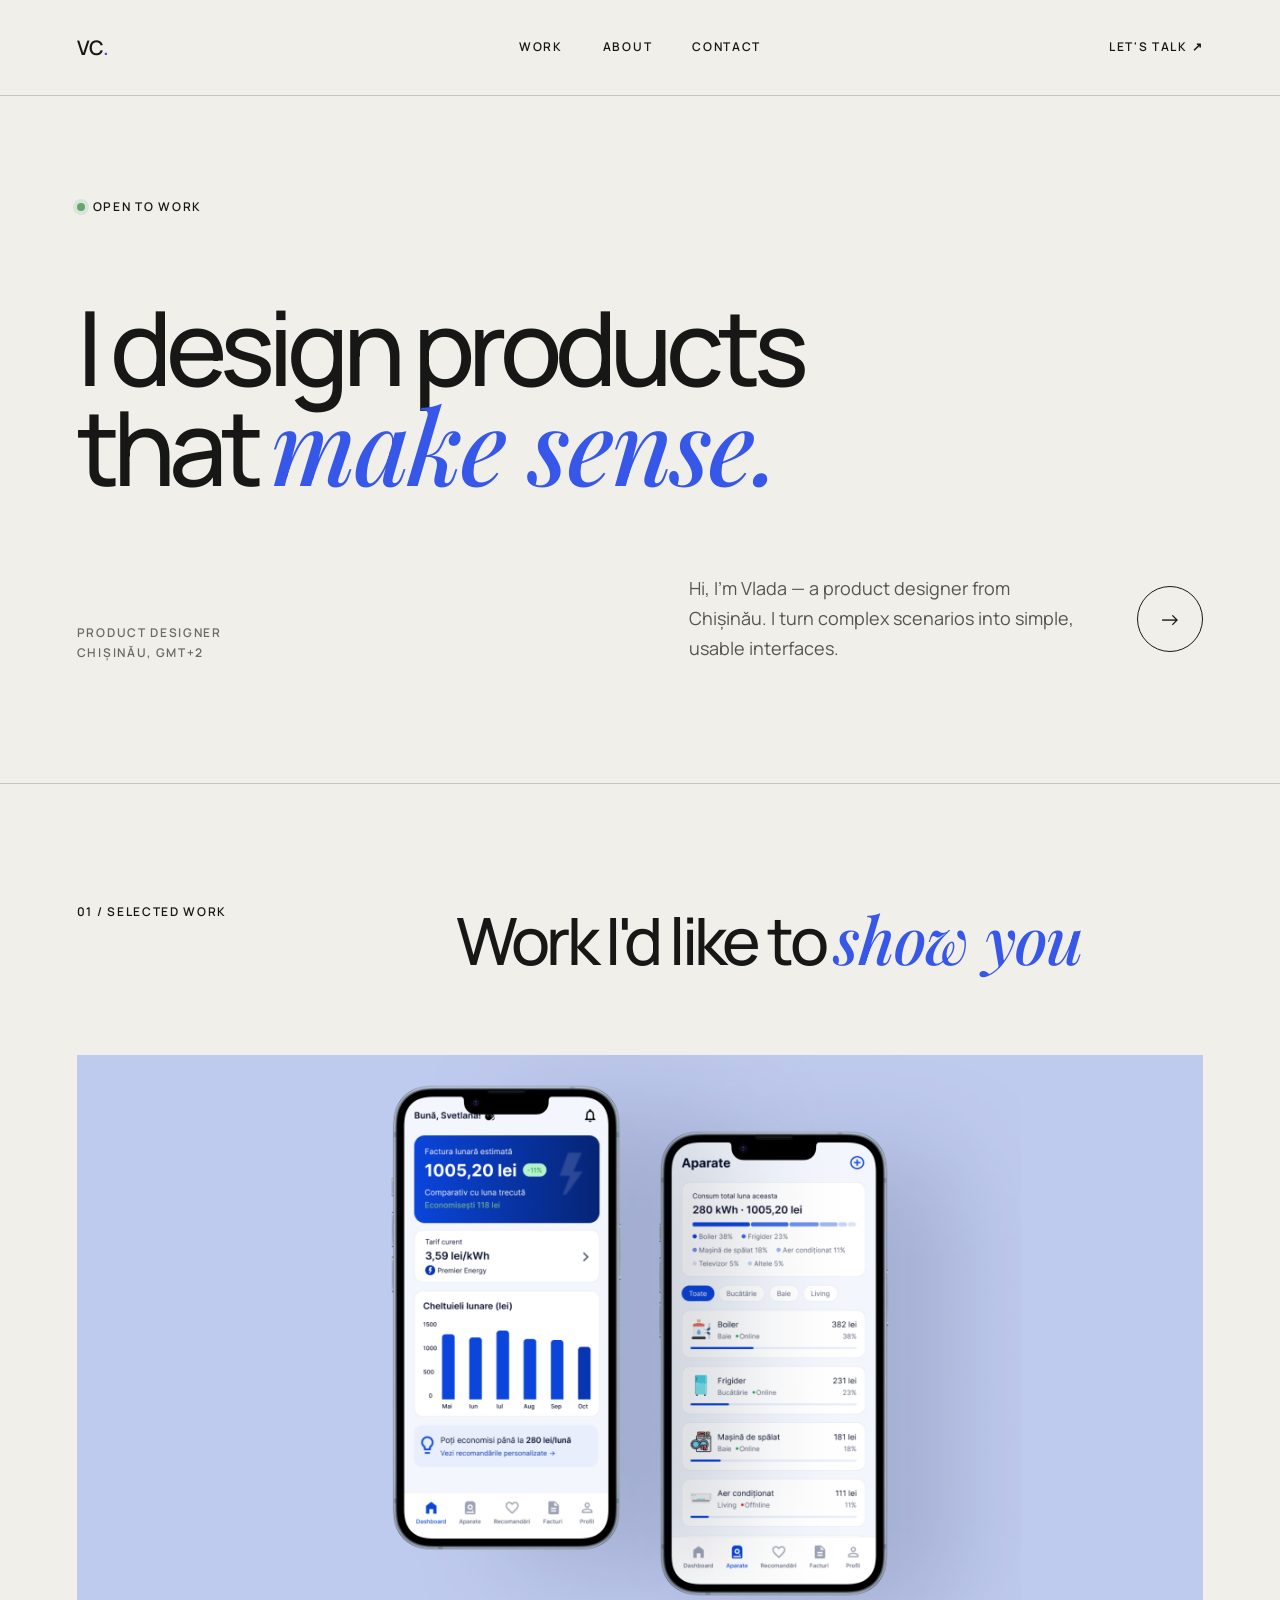
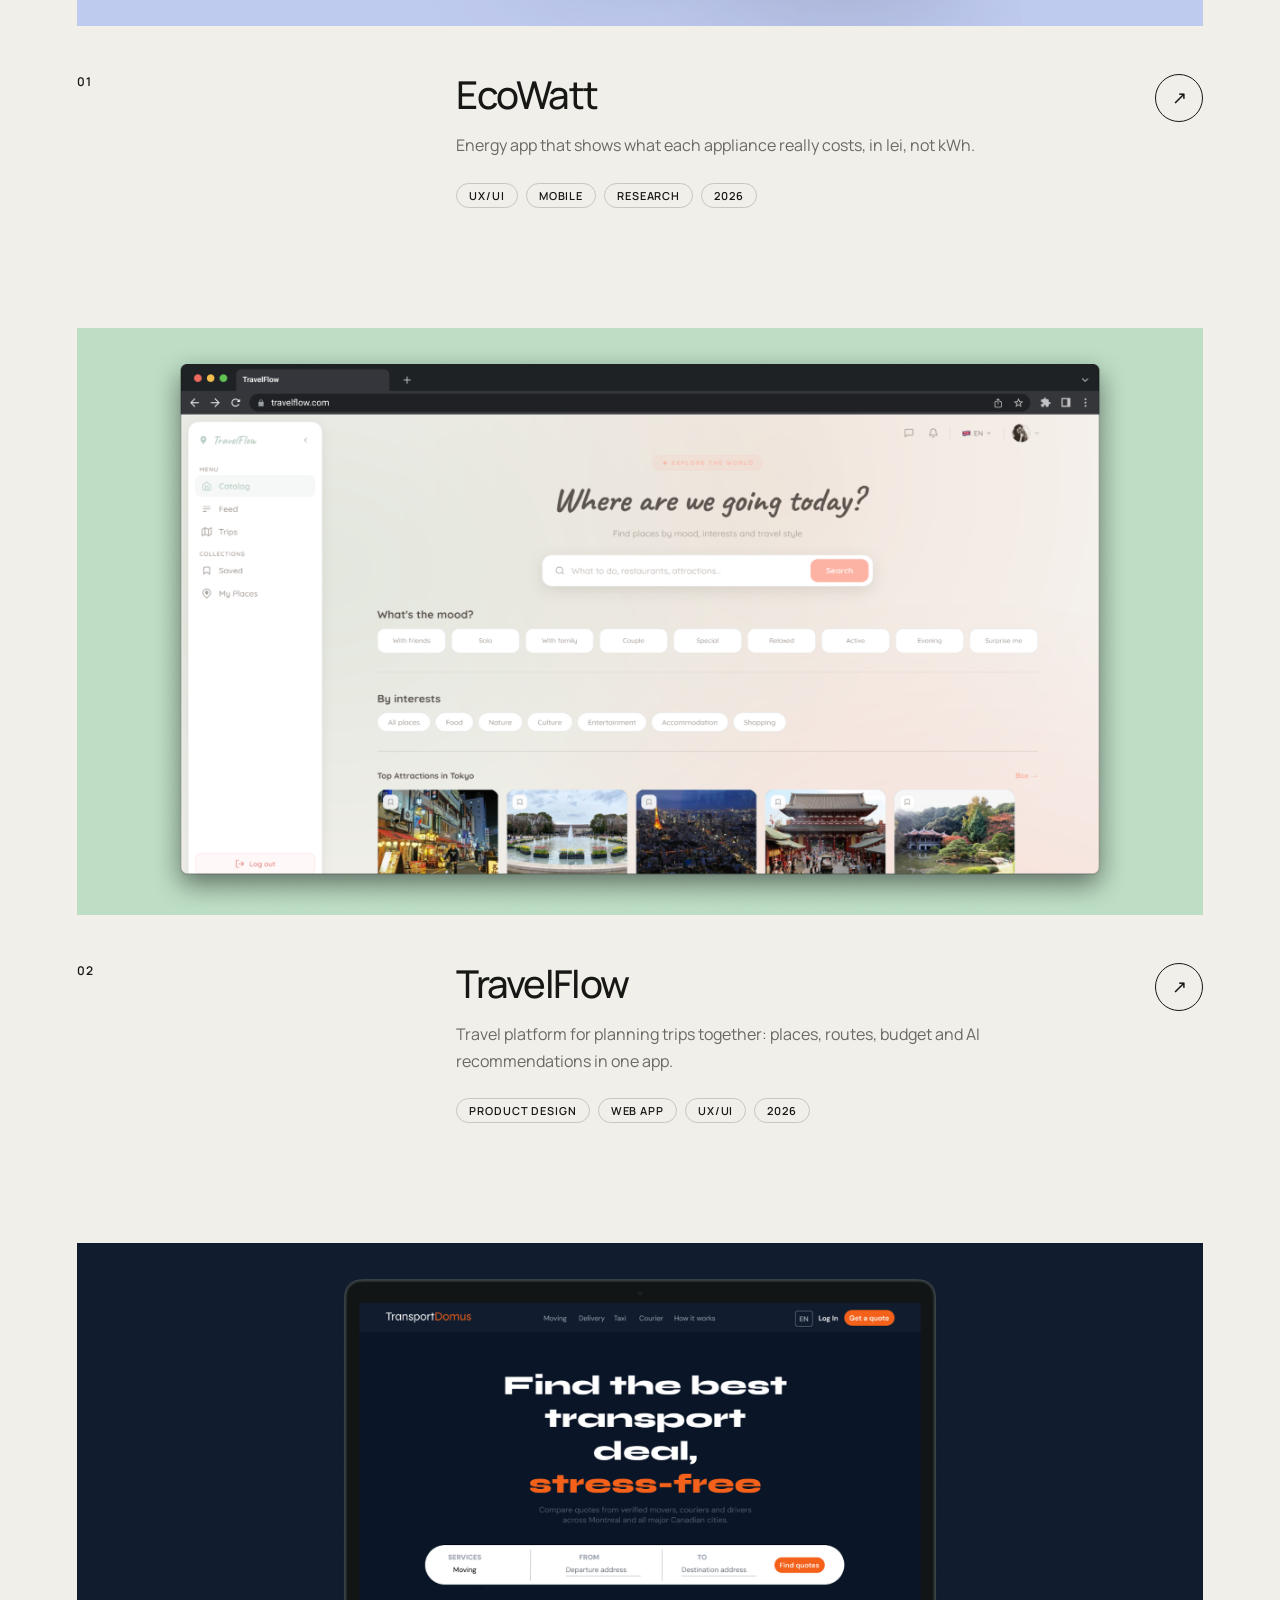
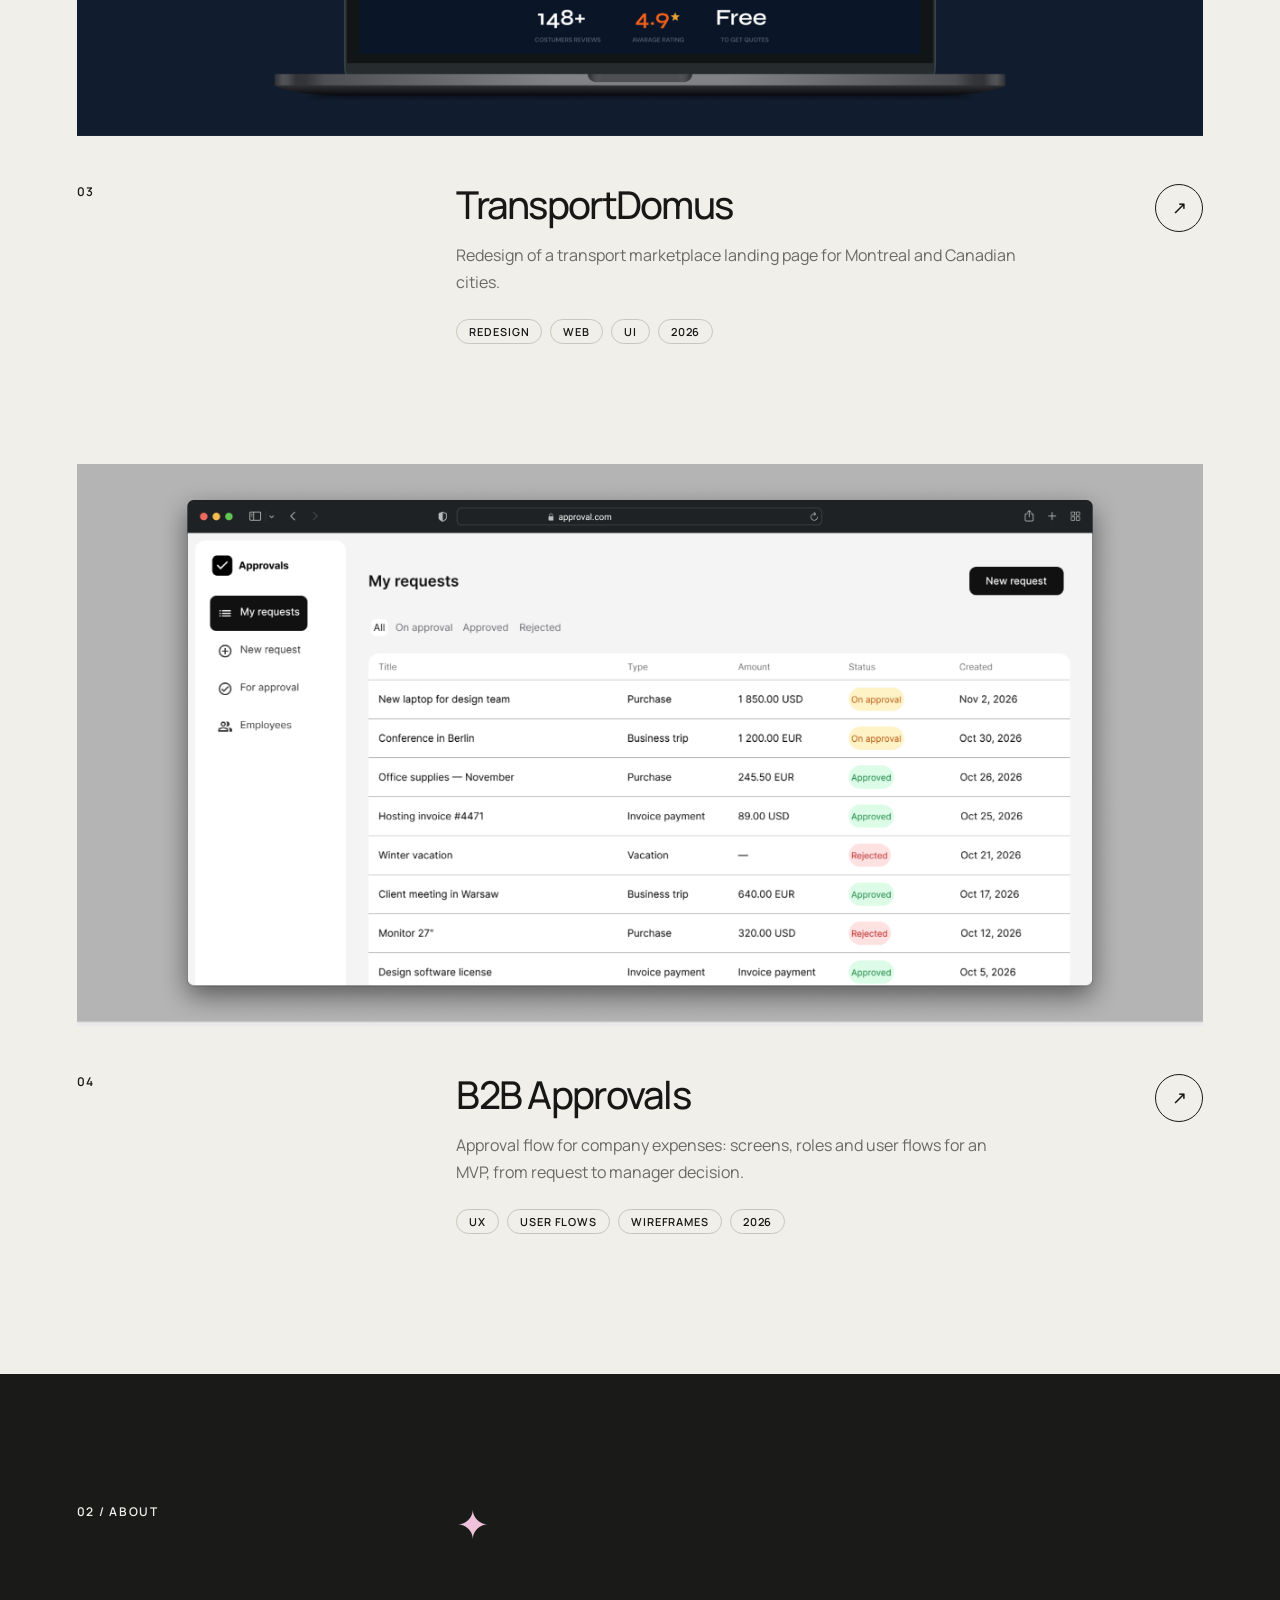
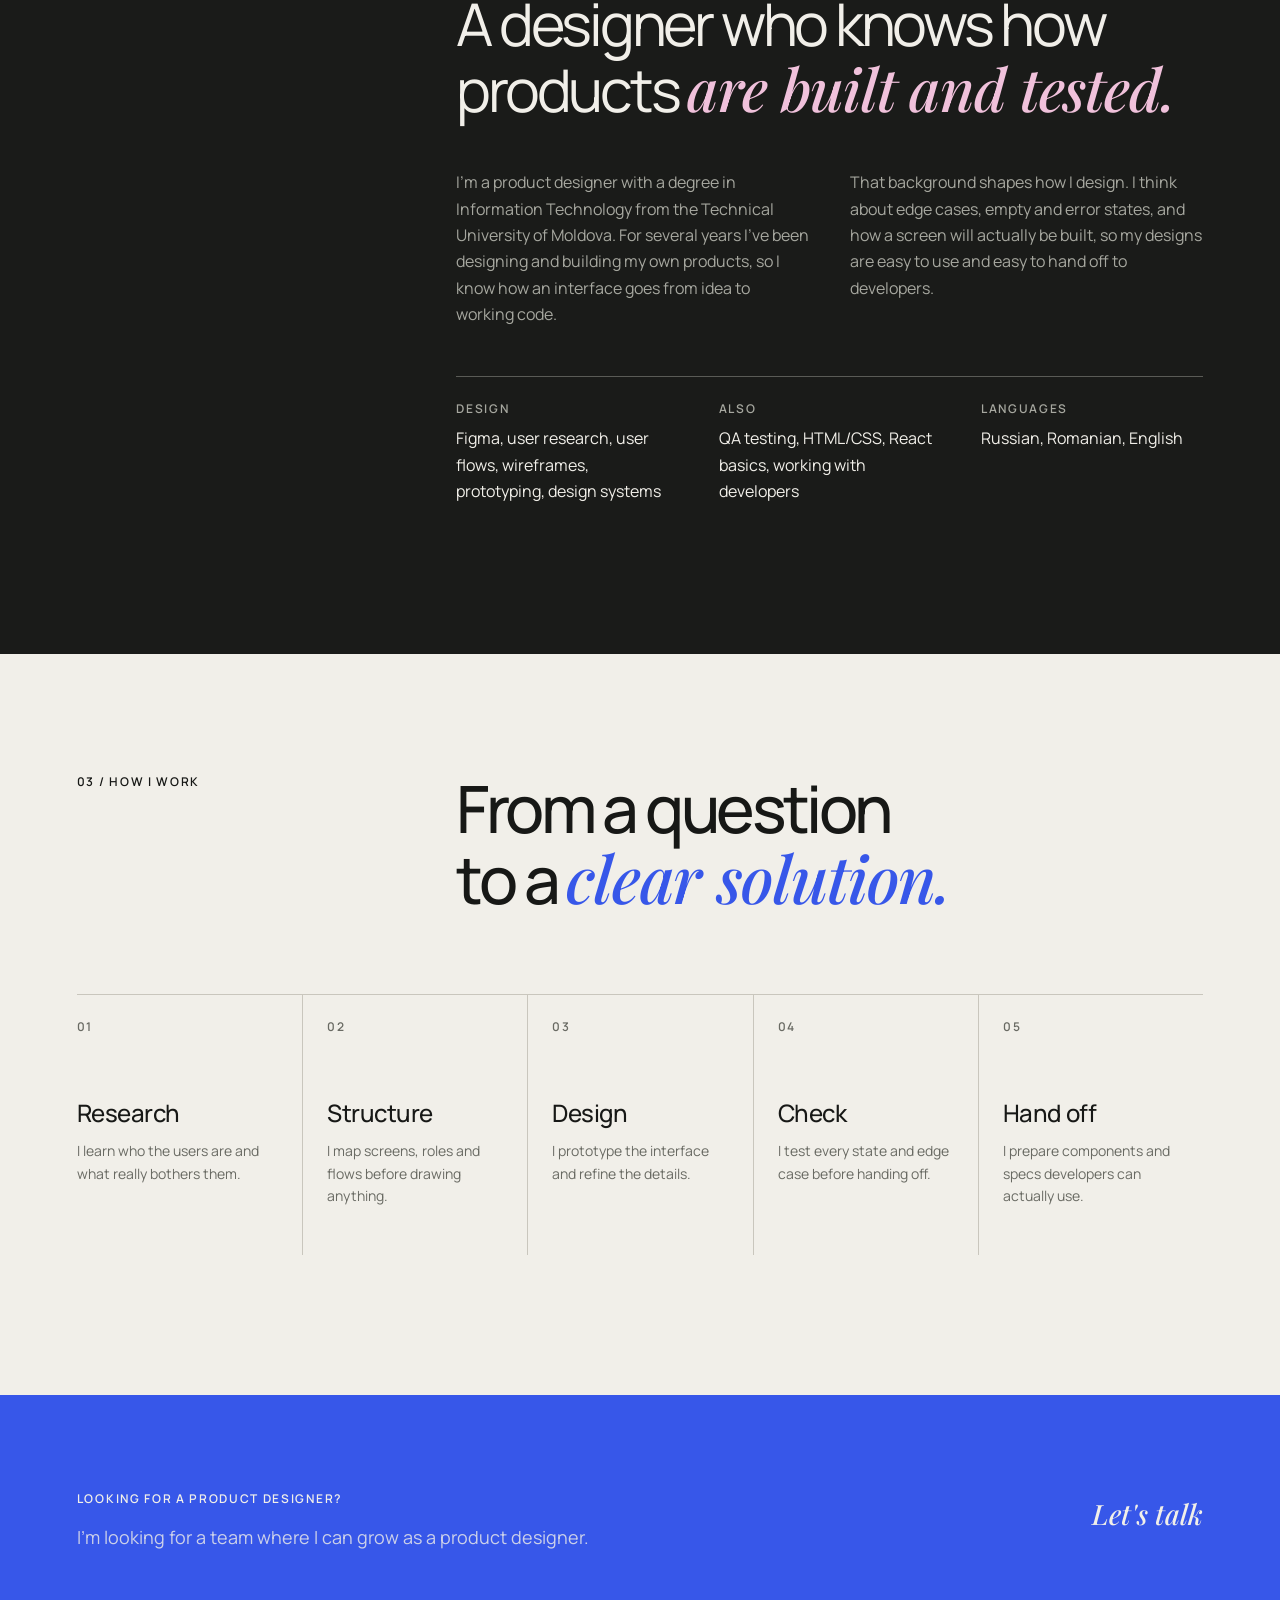
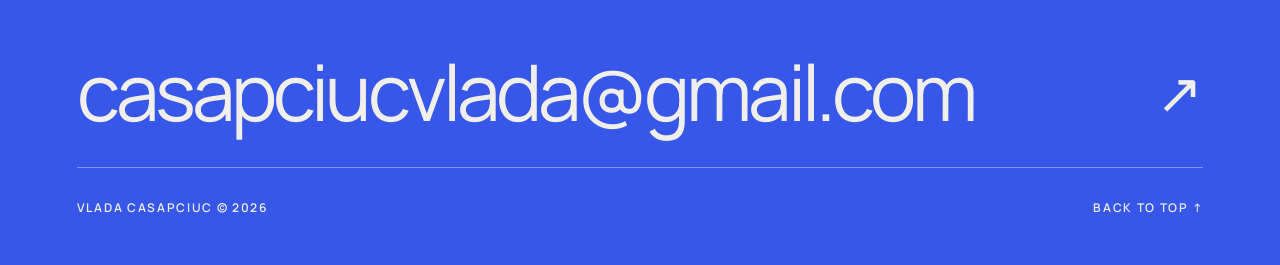
<file: index.html>
<!doctype html>
<html lang="en">
<head>
  <meta charset="utf-8">
  <meta name="viewport" content="width=device-width, initial-scale=1">
  <title>Vlada Casapciuc — Product Designer</title>
  <meta name="description" content="Product designer from Chișinău. I turn complex scenarios into simple, usable interfaces.">
  <link rel="stylesheet" href="css/style.css">
</head>
<body>

<header class="header">
  <div class="header__side"><a class="logo" href="index.html">VC<span>.</span></a></div>
  <nav class="nav label">
    <a href="#work">Work</a>
    <a href="#about">About</a>
    <a href="#contact">Contact</a>
  </nav>
  <div class="header__side header__side--right"><a class="label" href="#contact">Let's talk ↗</a></div>
</header>

<main>
  <!-- HERO -->
  <section class="hero">
    <div class="status label"><span class="status__dot"></span>Open to work</div>
    <h1>I design products<br>that <span class="accent-italic">make sense.</span></h1>
    <div class="hero__bottom">
      <div class="hero__caption label">Product designer<br>Chișinău, GMT+2</div>
      <div class="hero__intro">
        <p>Hi, I'm Vlada — a product designer from Chișinău. I turn complex scenarios into simple, usable interfaces.</p>
        <a class="round-btn" href="#work" aria-label="See my work">→</a>
      </div>
    </div>
  </section>

  <!-- SELECTED WORK -->
  <section class="section" id="work">
    <div class="section-head">
      <div class="label">01 / Selected work</div>
      <h2>Work I'd like to <span class="accent-italic">show you</span></h2>
    </div>

    <div class="projects">
      <article>
        <a class="cover" href="projects/ecowatt.html" style="background:#bfcaef">
          <img src="images/ecowatt/cover.png" alt="EcoWatt app screens">
        </a>
        <div class="project-info">
          <div class="label">01</div>
          <div class="project-info__main">
            <div>
              <h3>EcoWatt</h3>
              <p>Energy app that shows what each appliance really costs, in lei, not kWh.</p>
              <div class="tags"><span class="tag">UX/UI</span><span class="tag">Mobile</span><span class="tag">Research</span><span class="tag">2026</span></div>
            </div>
            <a class="round-btn round-btn--small" href="projects/ecowatt.html" aria-label="Open EcoWatt case">↗</a>
          </div>
        </div>
      </article>

      <article>
        <a class="cover" href="projects/travelflow.html" style="background:#bddec5">
          <img src="images/travelflow/cover.png" alt="TravelFlow web app">
        </a>
        <div class="project-info">
          <div class="label">02</div>
          <div class="project-info__main">
            <div>
              <h3>TravelFlow</h3>
              <p>Travel platform for planning trips together: places, routes, budget and AI recommendations in one app.</p>
              <div class="tags"><span class="tag">Product design</span><span class="tag">Web app</span><span class="tag">UX/UI</span><span class="tag">2026</span></div>
            </div>
            <a class="round-btn round-btn--small" href="projects/travelflow.html" aria-label="Open TravelFlow case">↗</a>
          </div>
        </div>
      </article>

      <article>
        <a class="cover" href="projects/transportdomus.html" style="background:#d8b48f">
          <img src="images/transportdomus/cover.png" alt="TransportDomus landing page">
        </a>
        <div class="project-info">
          <div class="label">03</div>
          <div class="project-info__main">
            <div>
              <h3>TransportDomus</h3>
              <p>Redesign of a transport marketplace landing page for Montreal and Canadian cities.</p>
              <div class="tags"><span class="tag">Redesign</span><span class="tag">Web</span><span class="tag">UI</span><span class="tag">2026</span></div>
            </div>
            <a class="round-btn round-btn--small" href="projects/transportdomus.html" aria-label="Open TransportDomus case">↗</a>
          </div>
        </div>
      </article>

      <article>
        <a class="cover" href="projects/b2b-approvals.html" style="background:#e9e9eb">
          <img src="images/b2b/cover.png" alt="B2B Approvals web app">
        </a>
        <div class="project-info">
          <div class="label">04</div>
          <div class="project-info__main">
            <div>
              <h3>B2B Approvals</h3>
              <p>Approval flow for company expenses: screens, roles and user flows for an MVP, from request to manager decision.</p>
              <div class="tags"><span class="tag">UX</span><span class="tag">User flows</span><span class="tag">Wireframes</span><span class="tag">2026</span></div>
            </div>
            <a class="round-btn round-btn--small" href="projects/b2b-approvals.html" aria-label="Open B2B Approvals case">↗</a>
          </div>
        </div>
      </article>
    </div>
  </section>

  <!-- ABOUT -->
  <section class="about" id="about">
    <div class="label">02 / About</div>
    <div class="about__body">
      <div class="sparkle" aria-hidden="true">✦</div>
      <h2>A designer who knows how products <span class="accent-italic">are built and tested.</span></h2>
      <div class="two-col">
        <p>I'm a product designer with a degree in Information Technology from the Technical University of Moldova. For several years I've been designing and building my own products, so I know how an interface goes from idea to working code.</p>
        <p>That background shapes how I design. I think about edge cases, empty and error states, and how a screen will actually be built, so my designs are easy to use and easy to hand off to developers.</p>
      </div>
      <div class="skills">
        <div><div class="label">Design</div><p>Figma, user research, user flows, wireframes, prototyping, design systems</p></div>
        <div><div class="label">Also</div><p>QA testing, HTML/CSS, React basics, working with developers</p></div>
        <div><div class="label">Languages</div><p>Russian, Romanian, English</p></div>
      </div>
    </div>
  </section>

  <!-- HOW I WORK -->
  <section class="section">
    <div class="section-head">
      <div class="label">03 / How I work</div>
      <h2>From a question<br>to a <span class="accent-italic">clear solution.</span></h2>
    </div>
    <div class="steps">
      <div class="step"><div class="label muted">01</div><h3>Research</h3><p>I learn who the users are and what really bothers them.</p></div>
      <div class="step"><div class="label muted">02</div><h3>Structure</h3><p>I map screens, roles and flows before drawing anything.</p></div>
      <div class="step"><div class="label muted">03</div><h3>Design</h3><p>I prototype the interface and refine the details.</p></div>
      <div class="step"><div class="label muted">04</div><h3>Check</h3><p>I test every state and edge case before handing off.</p></div>
      <div class="step"><div class="label muted">05</div><h3>Hand off</h3><p>I prepare components and specs developers can actually use.</p></div>
    </div>
  </section>
</main>

<!-- CONTACT -->
<footer class="contact" id="contact">
  <div class="contact__top">
    <div>
      <div class="label">Looking for a product designer?</div>
      <p>I'm looking for a team where I can grow as a product designer.</p>
    </div>
    <div class="lets-talk">Let's talk</div>
  </div>
  <div class="contact__mail">
    <a class="mail" href="mailto:casapciucvlada@gmail.com">casapciucvlada@gmail.com</a>
    <a class="arrow" href="mailto:casapciucvlada@gmail.com" aria-label="Email me">↗</a>
  </div>
  <div class="footer label">
    <span>Vlada Casapciuc © 2026</span>
    <div class="footer__links">
    </div>
    <a href="#">Back to top ↑</a>
  </div>
</footer>

<script src="js/main.js"></script>
</body>
</html>
</file>
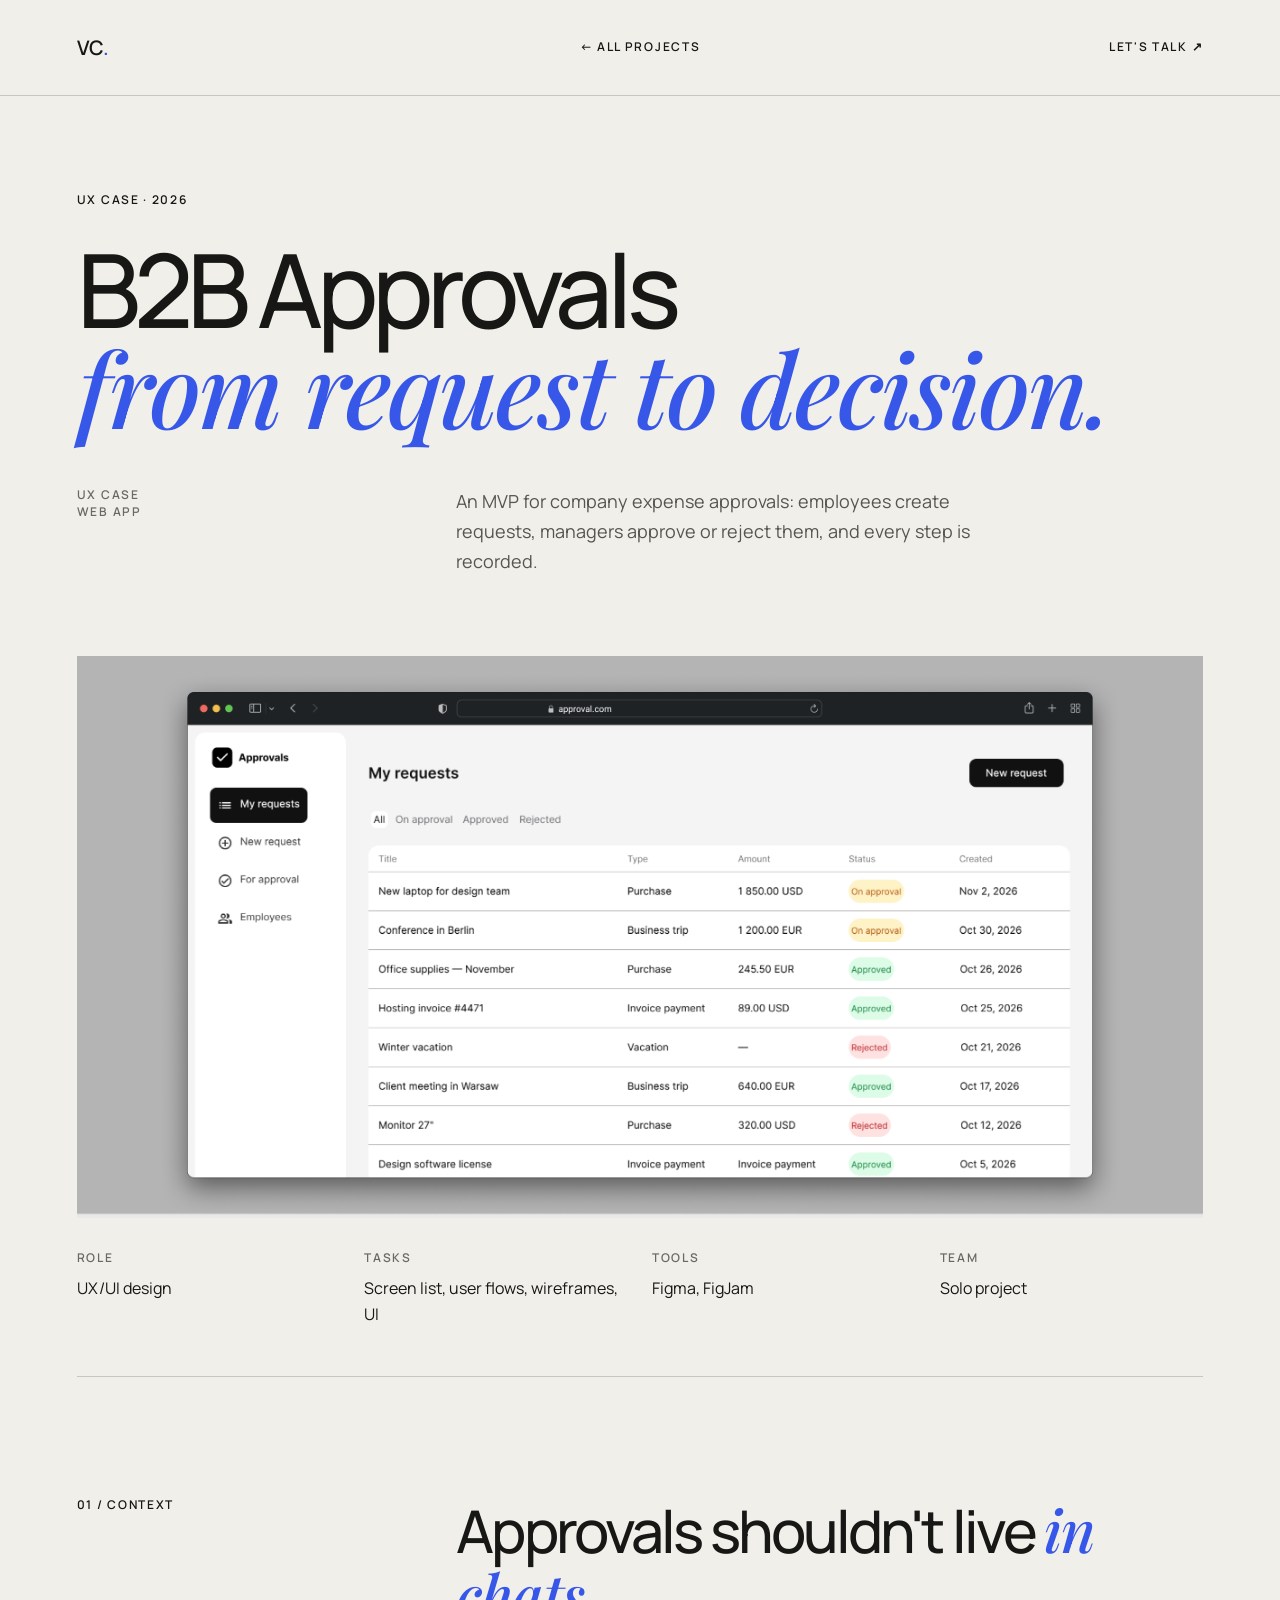
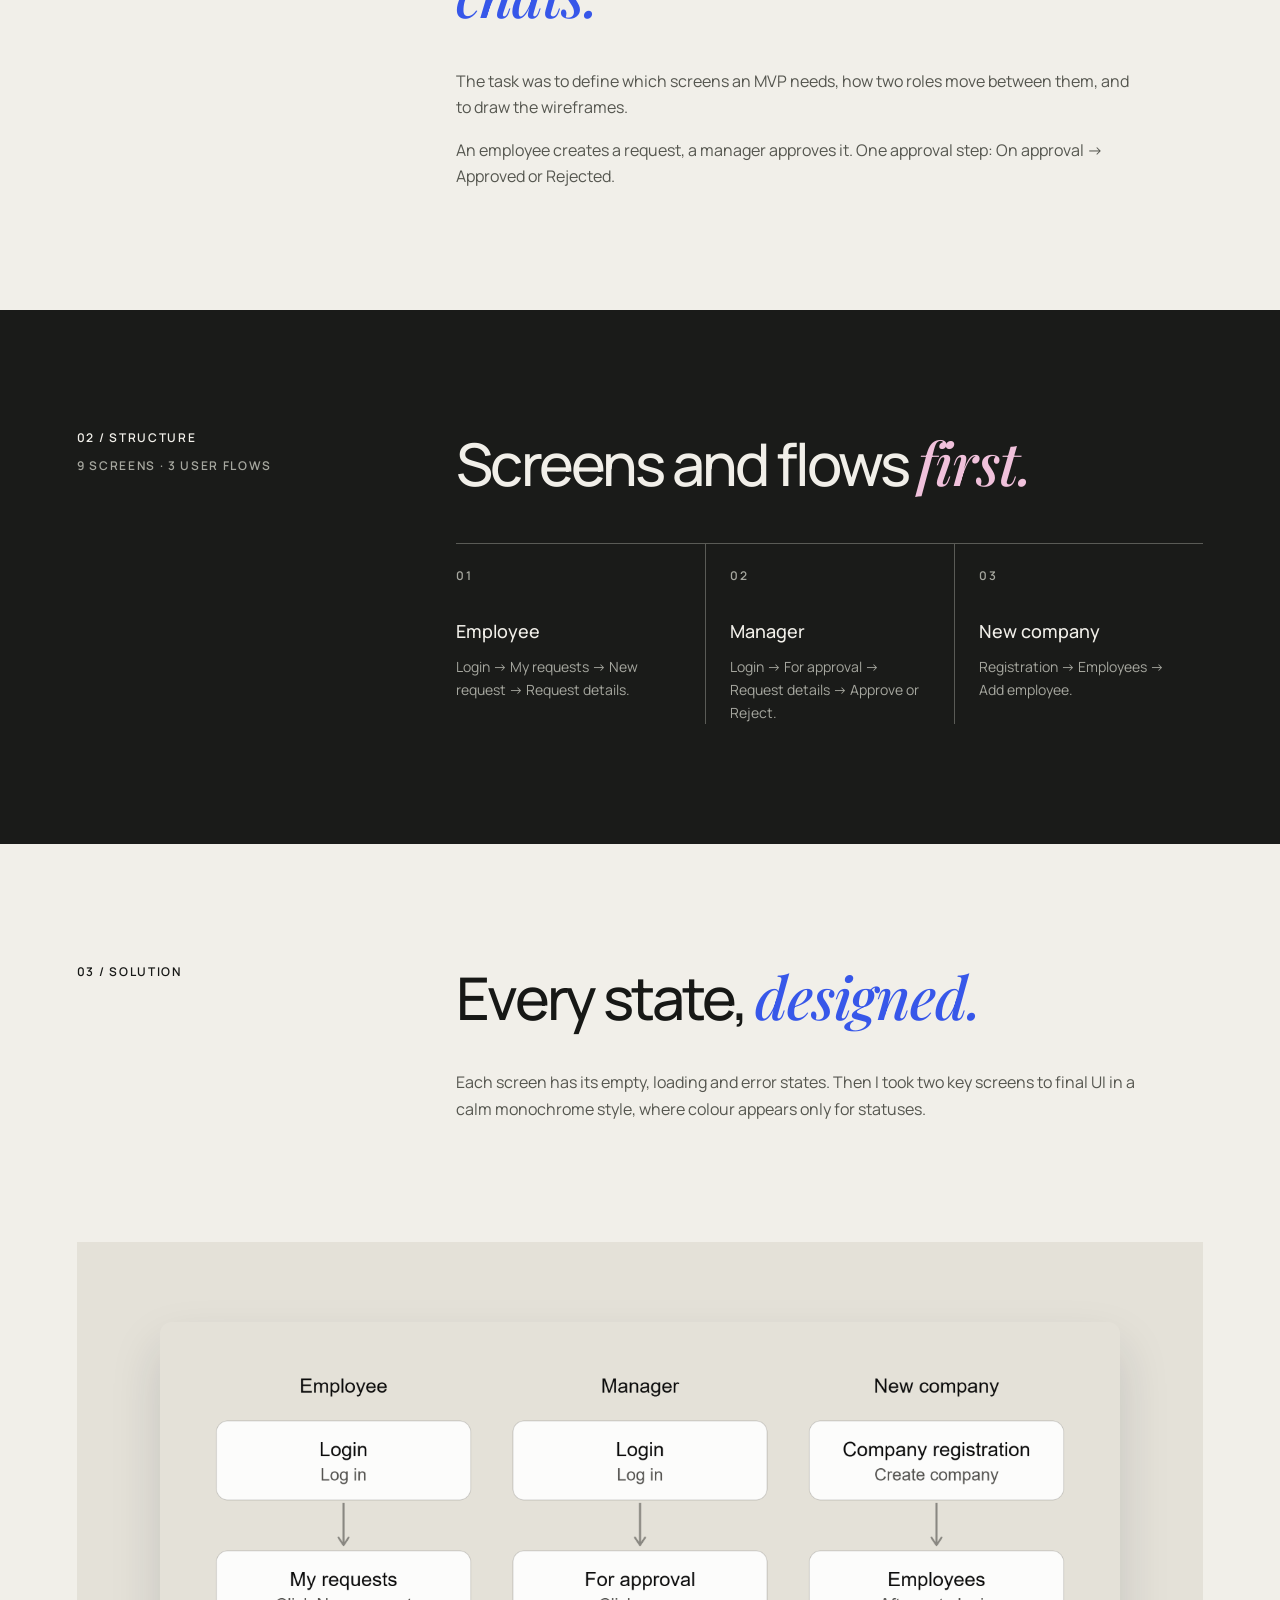
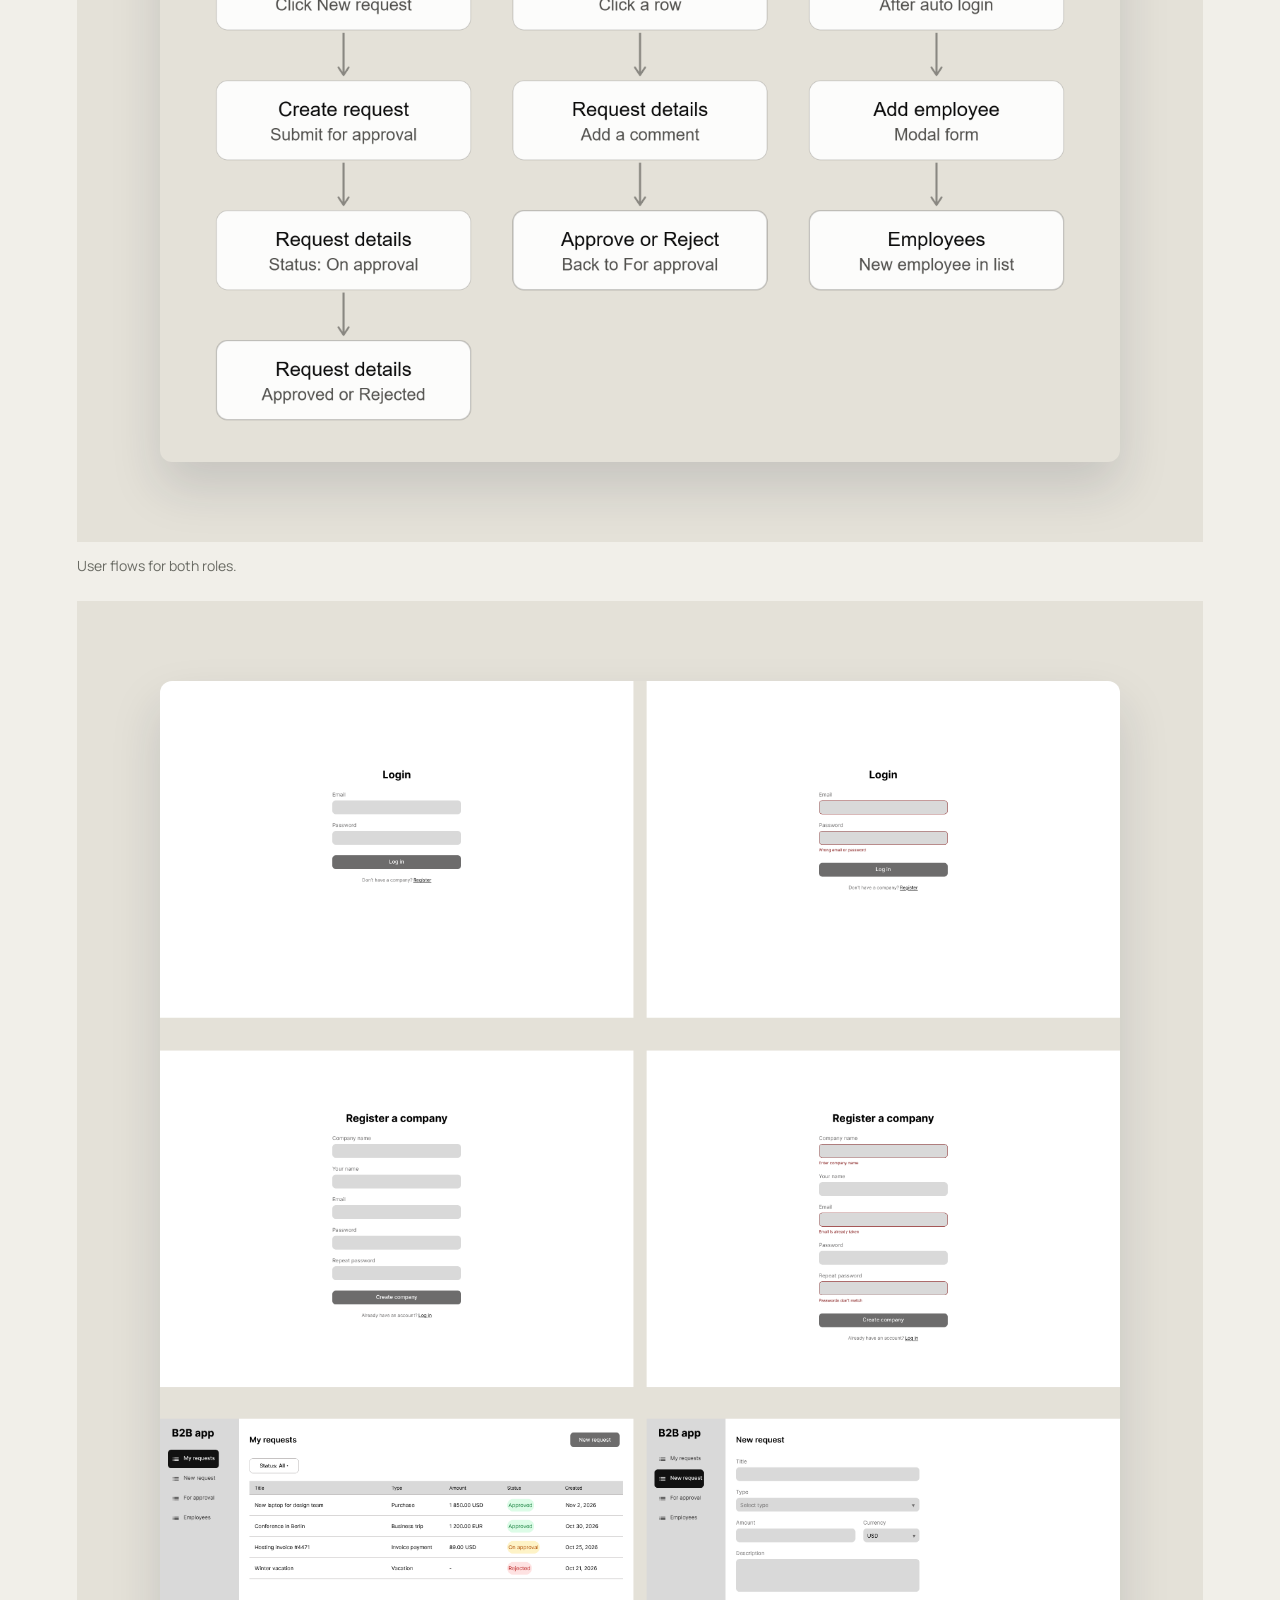
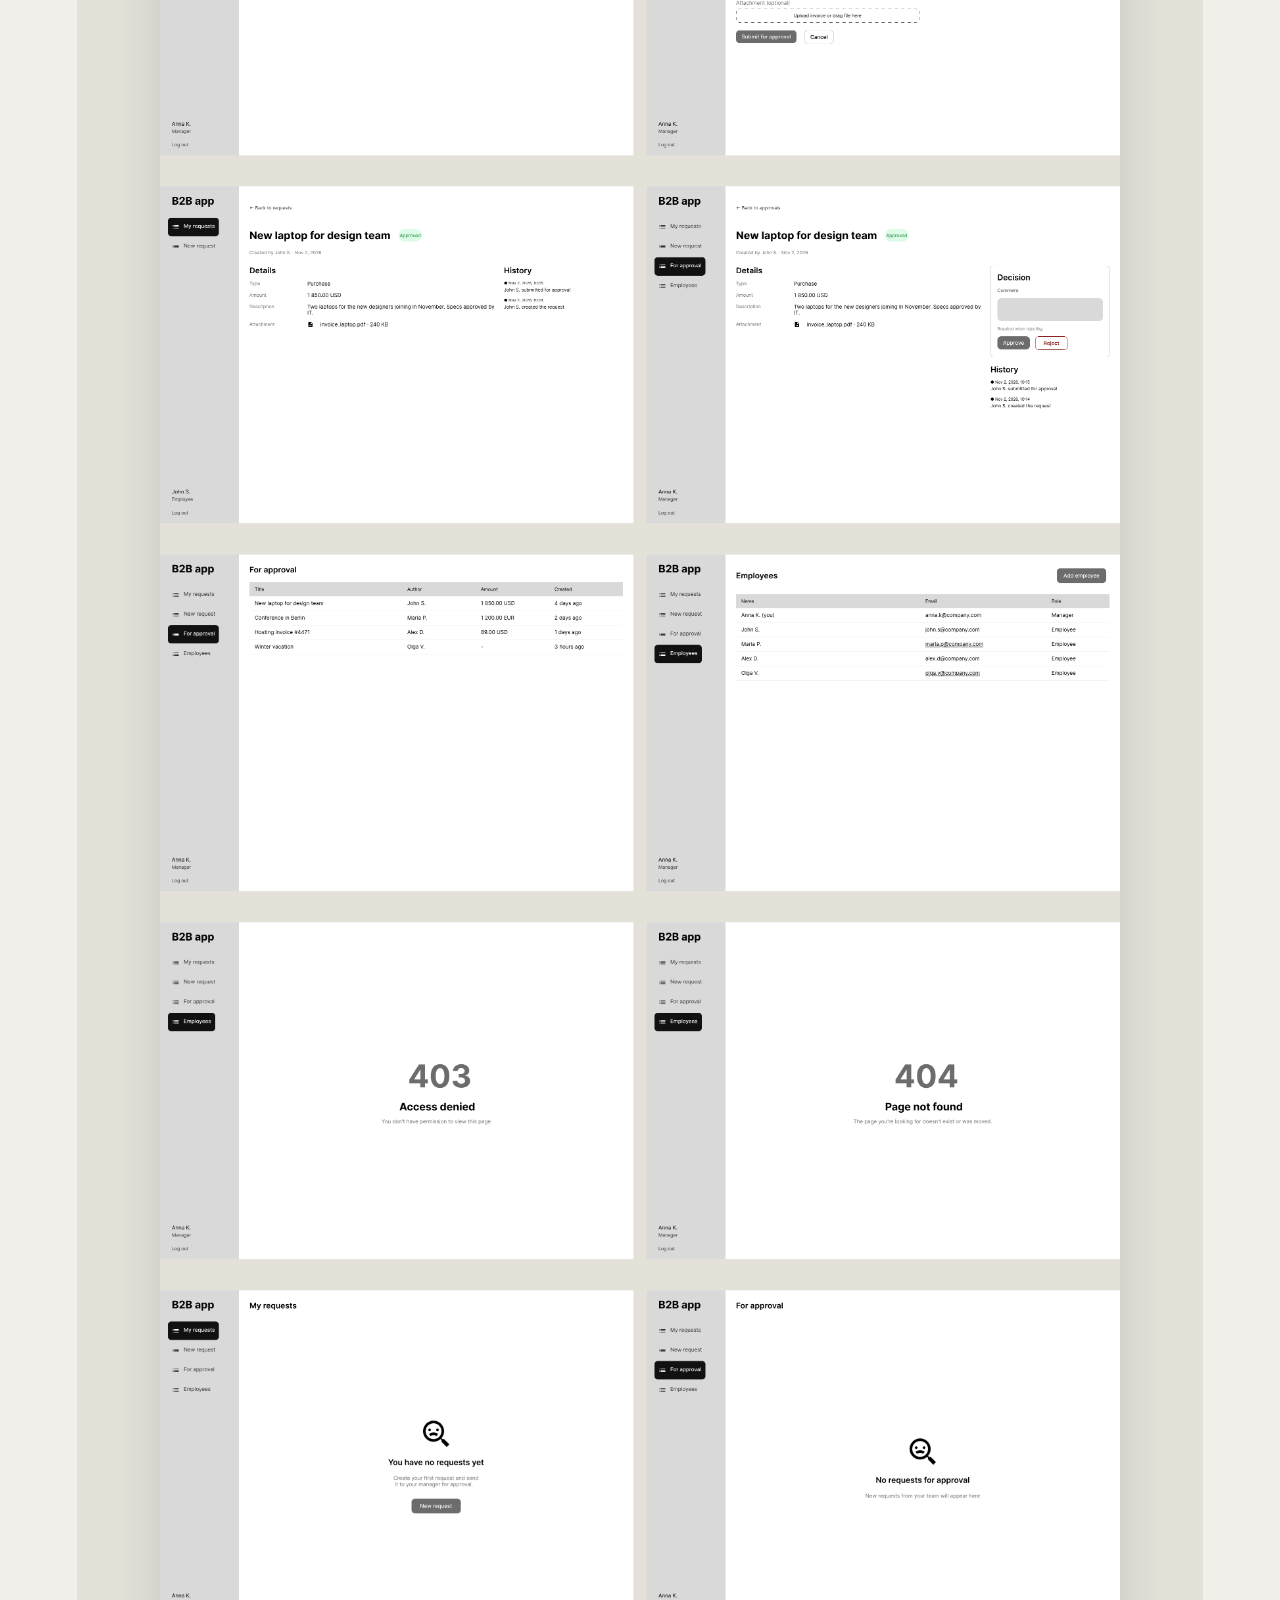
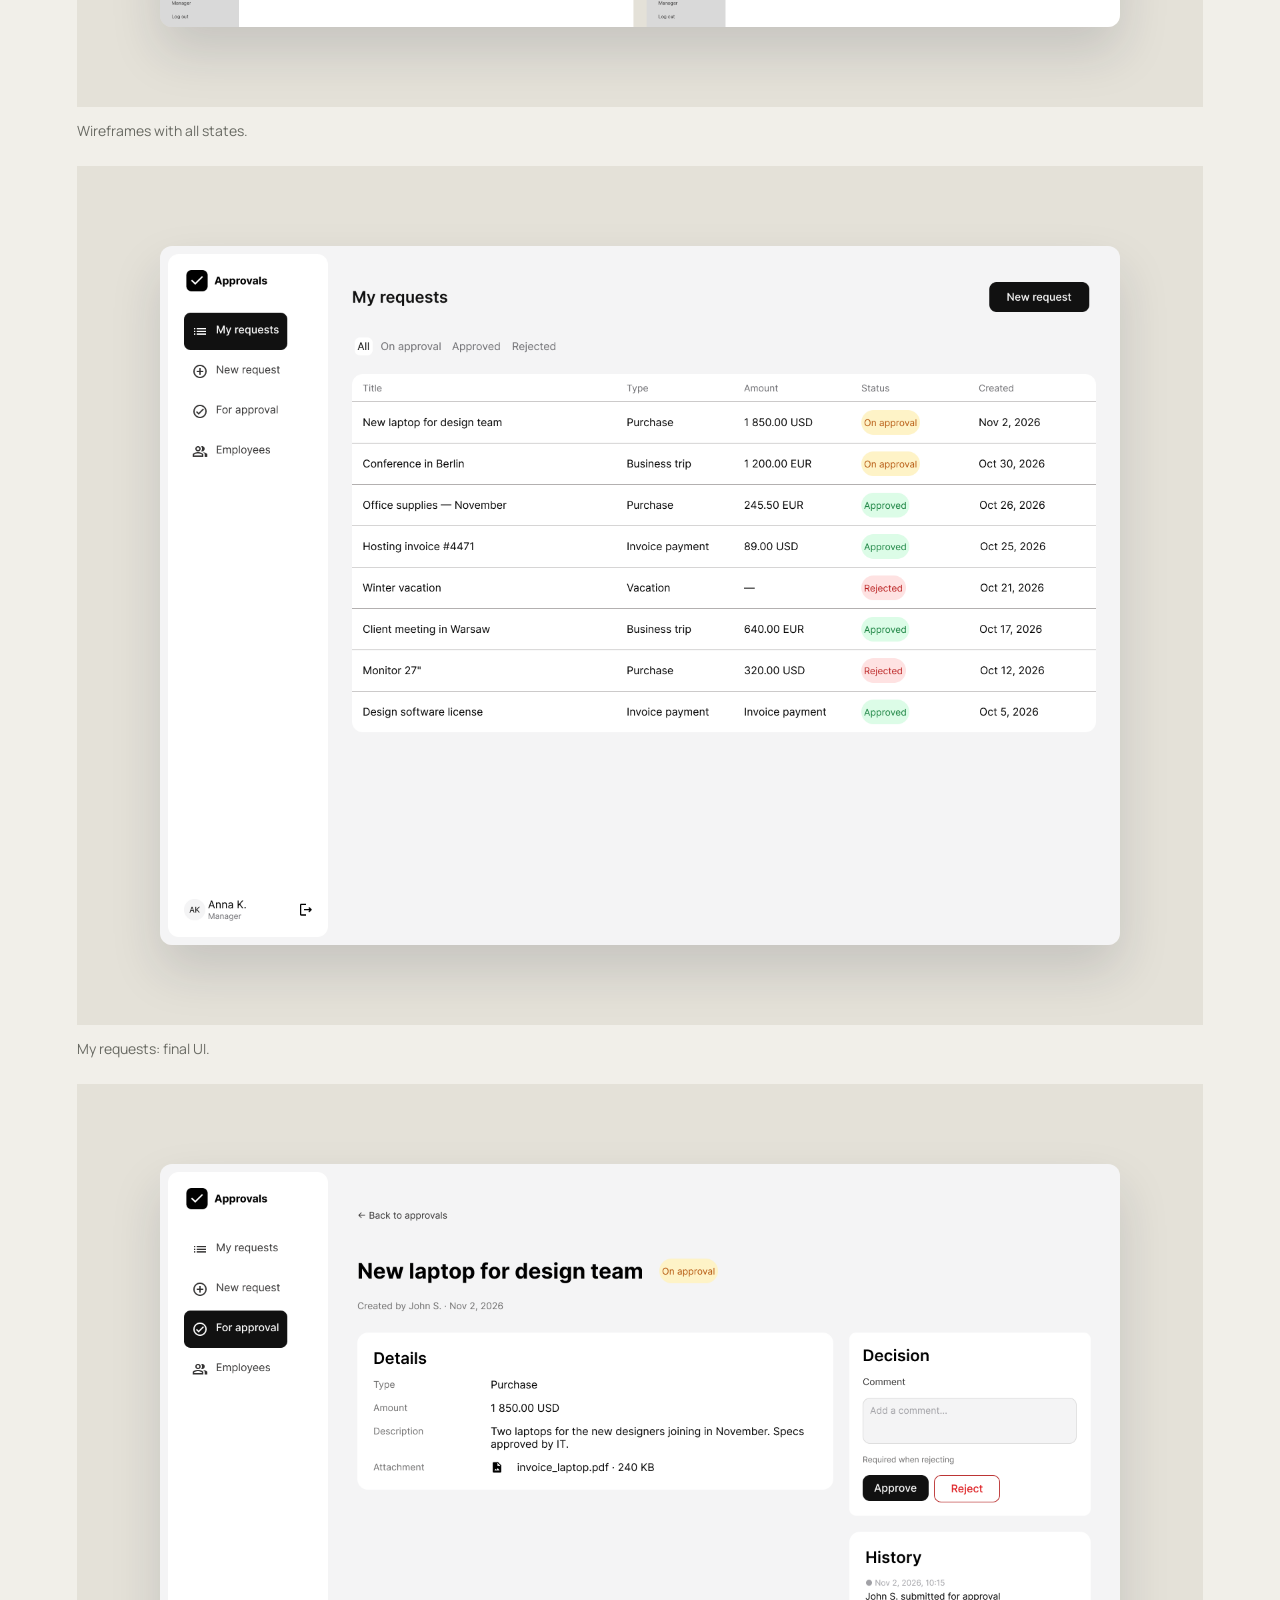
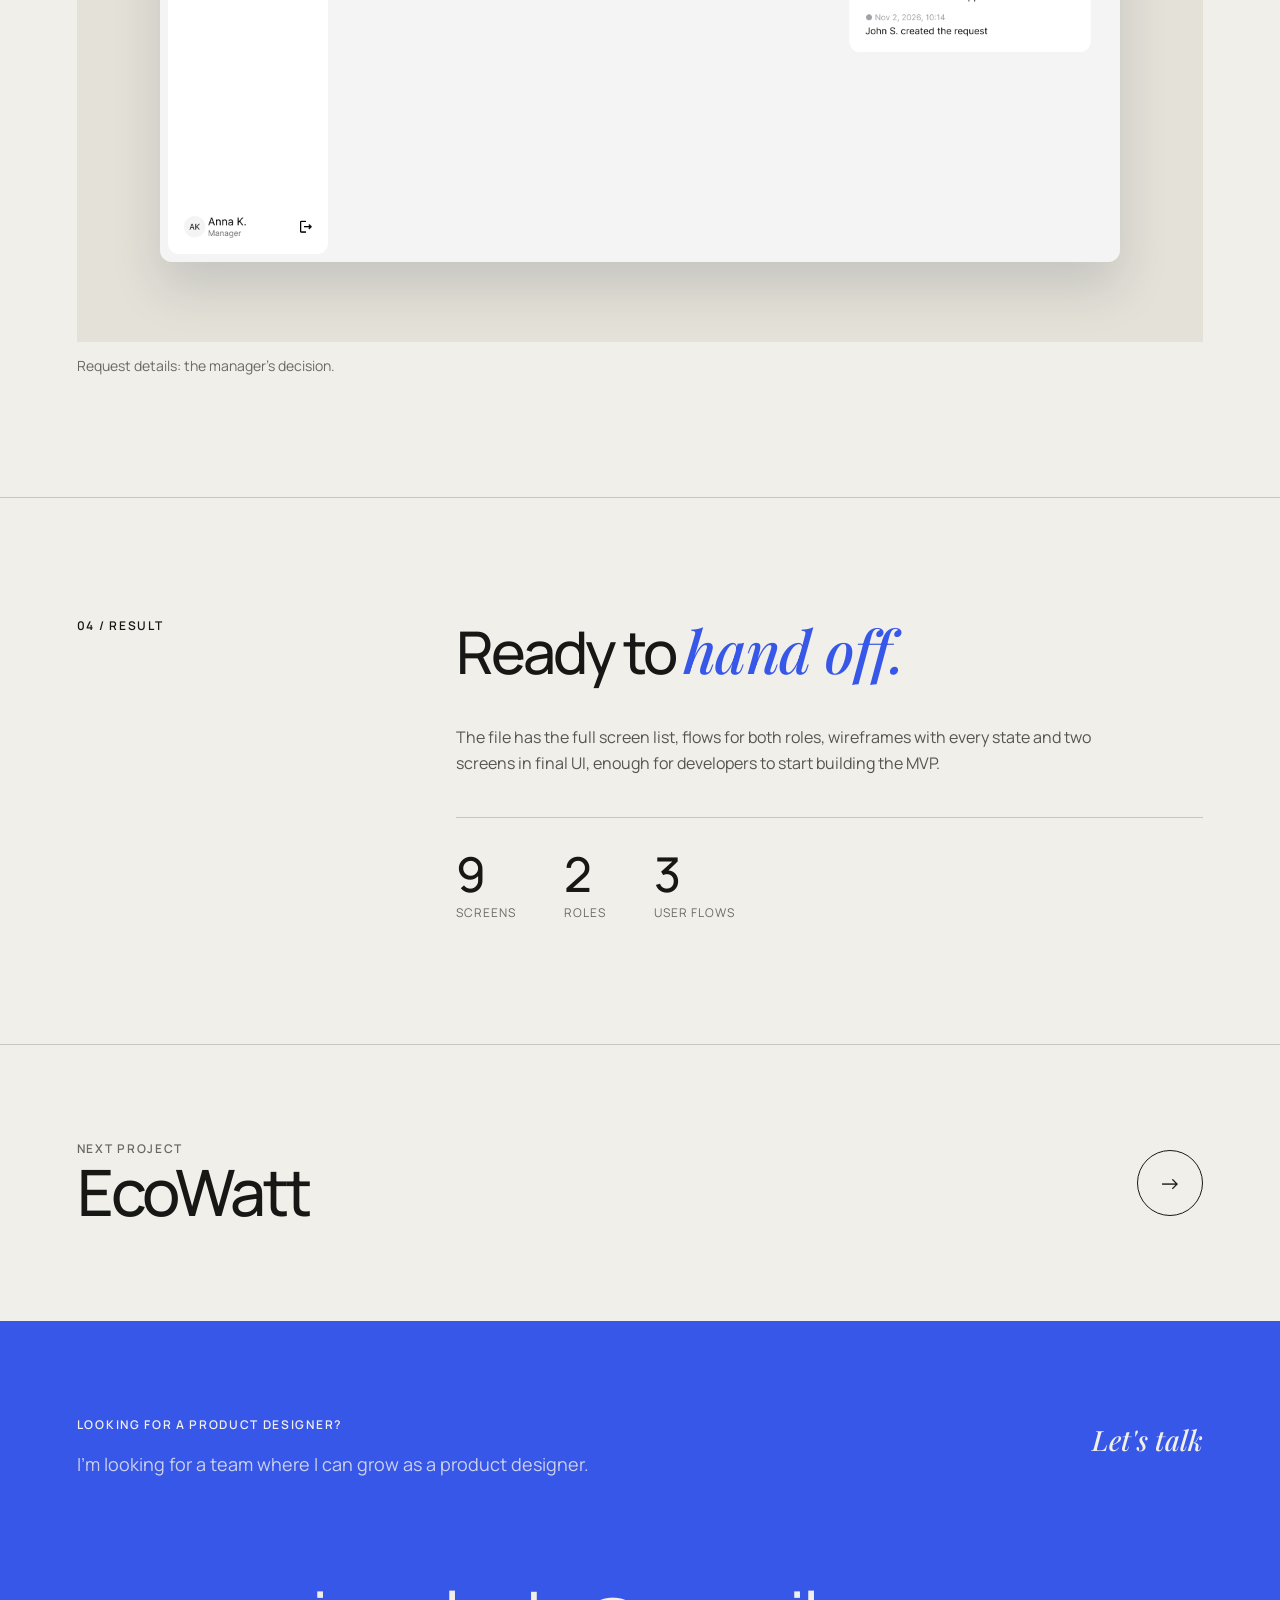
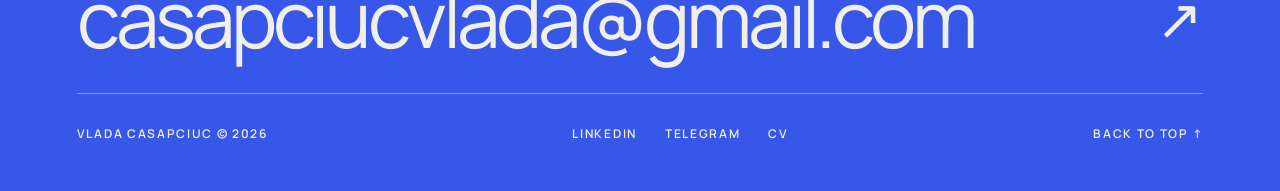
<file: projects/b2b-approvals.html>
<!doctype html>
<html lang="en">
<head>
  <meta charset="utf-8">
  <meta name="viewport" content="width=device-width, initial-scale=1">
  <title>B2B Approvals — Vlada Casapciuc</title>
  <meta name="description" content="An MVP for company expense approvals: employees create requests, managers approve or reject them, and every step is recorded.">
  <link rel="stylesheet" href="../css/style.css">
</head>
<body>
<header class="header">
  <div class="header__side"><a class="logo" href="../index.html">VC<span>.</span></a></div>
  <a class="label" href="../index.html#work">← All projects</a>
  <div class="header__side header__side--right"><a class="label" href="#contact">Let's talk ↗</a></div>
</header>

<main>
  <section class="case-hero">
    <div class="label">UX case · 2026</div>
    <h1>B2B Approvals<br><span class="accent-italic">from request to decision.</span></h1>
    <div class="case-hero__intro">
      <div class="label muted">UX case<br>Web app</div>
      <p>An MVP for company expense approvals: employees create requests, managers approve or reject them, and every step is recorded.</p>
    </div>
  </section>

  <div class="case-cover cover" style="background:#e9e9eb">
    <img src="../images/b2b/cover.png" alt="B2B Approvals cover">
  </div>

  <div class="facts">
    <div><div class="label">Role</div><p>UX/UI design</p></div>
    <div><div class="label">Tasks</div><p>Screen list, user flows, wireframes, UI</p></div>
    <div><div class="label">Tools</div><p>Figma, FigJam</p></div>
    <div><div class="label">Team</div><p>Solo project</p></div>
  </div>

  <section class="case-block">
    <div class="label">01 / Context</div>
    <div>
      <h2>Approvals shouldn't live <span class="accent-italic">in chats.</span></h2>
      <div class="text"><p>The task was to define which screens an MVP needs, how two roles move between them, and to draw the wireframes.</p><p>An employee creates a request, a manager approves it. One approval step: On approval → Approved or Rejected.</p></div>
    </div>
  </section>

  <section class="case-block case-block--dark">
    <div><div class="label">02 / Structure</div><p class="label muted" style="margin-top:12px">9 screens · 3 user flows</p></div>
    <div>
      <h2>Screens and flows <span class="accent-italic">first.</span></h2>
      
      <div class="points">
        <div><div class="label">01</div><h3>Employee</h3><p>Login → My requests → New request → Request details.</p></div>
        <div><div class="label">02</div><h3>Manager</h3><p>Login → For approval → Request details → Approve or Reject.</p></div>
        <div><div class="label">03</div><h3>New company</h3><p>Registration → Employees → Add employee.</p></div>
      </div>
    </div>
  </section>

  <section class="case-block">
    <div class="label">03 / Solution</div>
    <div>
      <h2>Every state, <span class="accent-italic">designed.</span></h2>
      <div class="text"><p>Each screen has its empty, loading and error states. Then I took two key screens to final UI in a calm monochrome style, where colour appears only for statuses.</p></div>
    </div>
  </section>

  <div class="gallery">
  <div><figure><img src="../images/b2b/flow.png" alt="User flows for both roles."></figure><figcaption>User flows for both roles.</figcaption></div>
  <div><figure><img src="../images/b2b/wireframes.png" alt="Wireframes with all states."></figure><figcaption>Wireframes with all states.</figcaption></div>
  <div><figure><img src="../images/b2b/my-requests.png" alt="My requests: final UI."></figure><figcaption>My requests: final UI.</figcaption></div>
  <div><figure><img src="../images/b2b/request-details.png" alt="Request details: the manager&#x27;s decision."></figure><figcaption>Request details: the manager's decision.</figcaption></div>
  </div>

  <section class="case-block" style="border-top:1px solid var(--line)">
    <div class="label">04 / Result</div>
    <div>
      <h2>Ready to <span class="accent-italic">hand off.</span></h2>
      <div class="text"><p>The file has the full screen list, flows for both roles, wireframes with every state and two screens in final UI, enough for developers to start building the MVP.</p></div>
      
      <div class="stats"><div><strong>9</strong><span>screens</span></div><div><strong>2</strong><span>roles</span></div><div><strong>3</strong><span>user flows</span></div></div>
    </div>
  </section>

  <a class="next-project" href="ecowatt.html">
    <div><div class="label muted">Next project</div><h2>EcoWatt</h2></div>
    <span class="round-btn" aria-hidden="true">→</span>
  </a>
</main>

<footer class="contact" id="contact">
  <div class="contact__top">
    <div>
      <div class="label">Looking for a product designer?</div>
      <p>I'm looking for a team where I can grow as a product designer.</p>
    </div>
    <div class="lets-talk">Let's talk</div>
  </div>
  <div class="contact__mail">
    <a class="mail" href="mailto:casapciucvlada@gmail.com">casapciucvlada@gmail.com</a>
    <a class="arrow" href="mailto:casapciucvlada@gmail.com" aria-label="Email me">↗</a>
  </div>
  <div class="footer label">
    <span>Vlada Casapciuc © 2026</span>
    <div class="footer__links">
      <a href="https://www.linkedin.com/" target="_blank" rel="noopener">LinkedIn</a>
      <a href="https://t.me/" target="_blank" rel="noopener">Telegram</a>
      <a href="../cv.pdf" target="_blank" rel="noopener">CV</a>
    </div>
    <a href="#">Back to top ↑</a>
  </div>
</footer>

<script src="../js/main.js"></script>
</body>
</html>
</file>
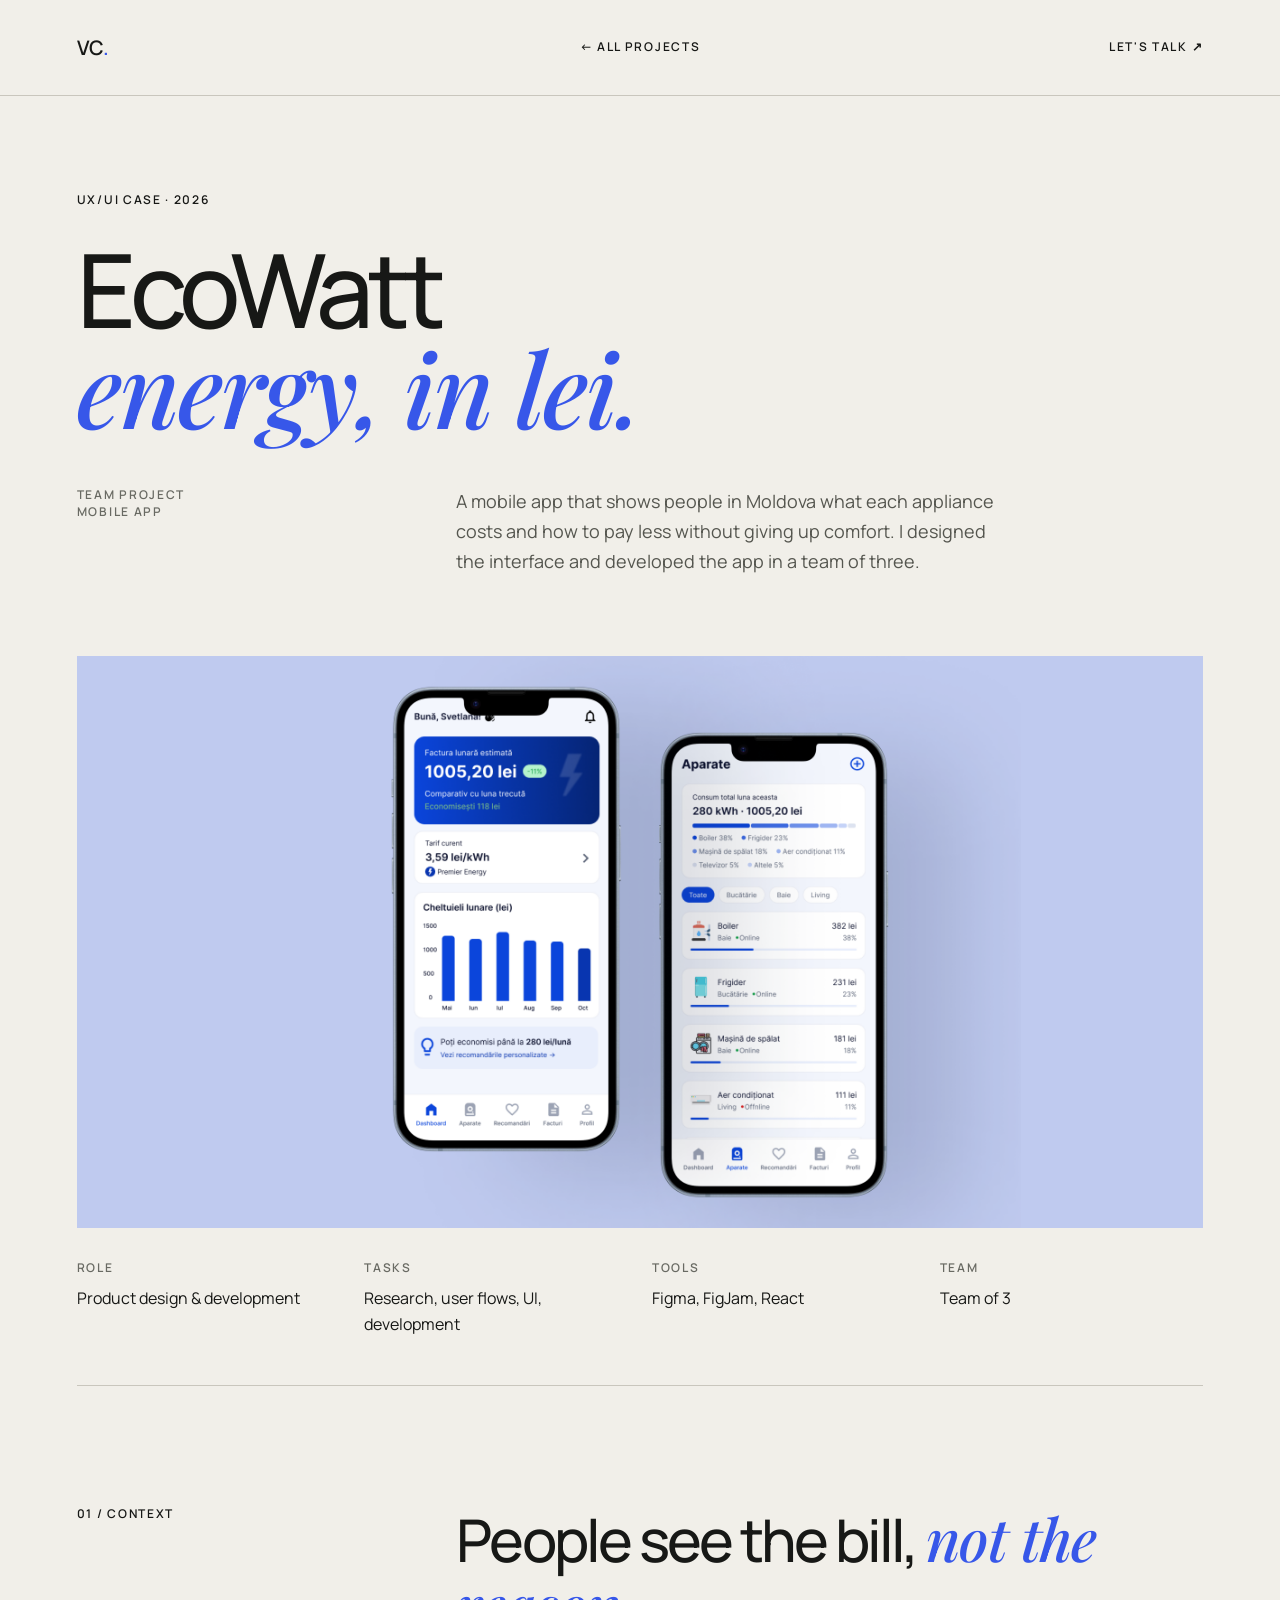
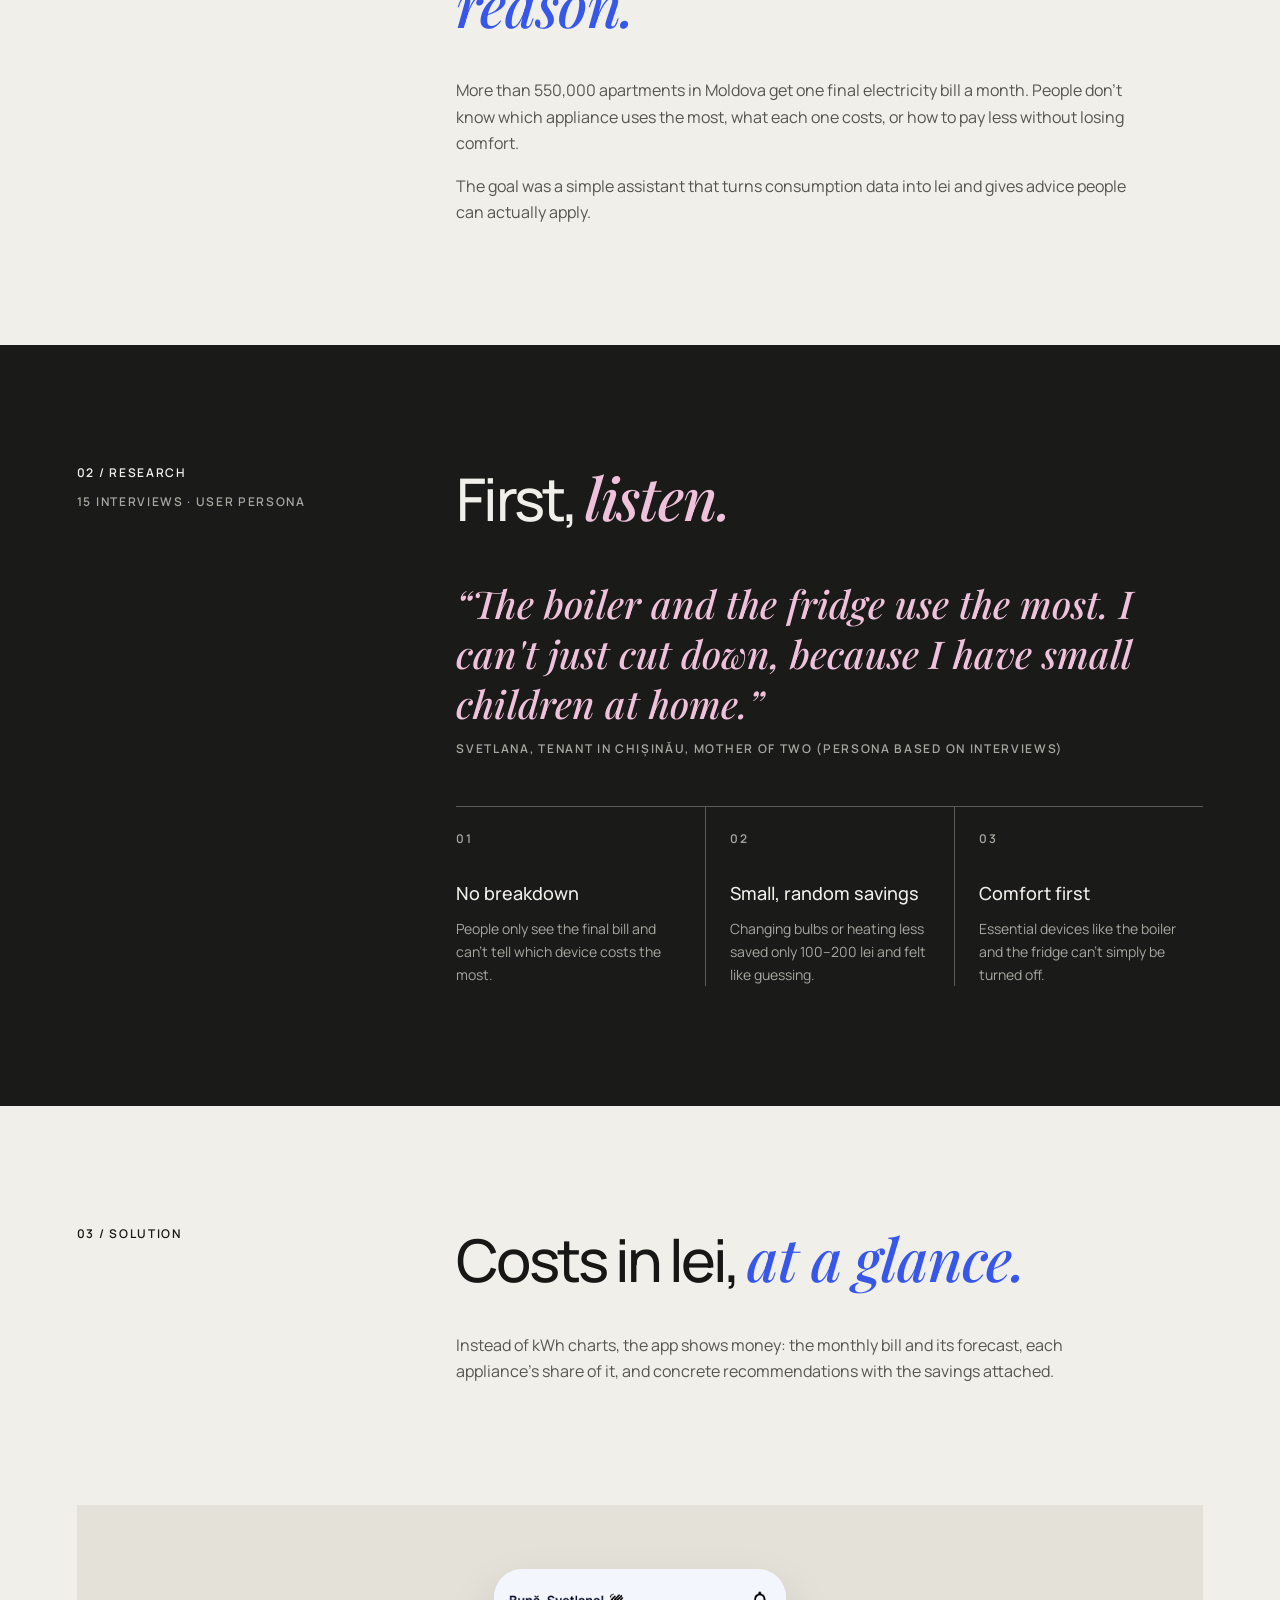
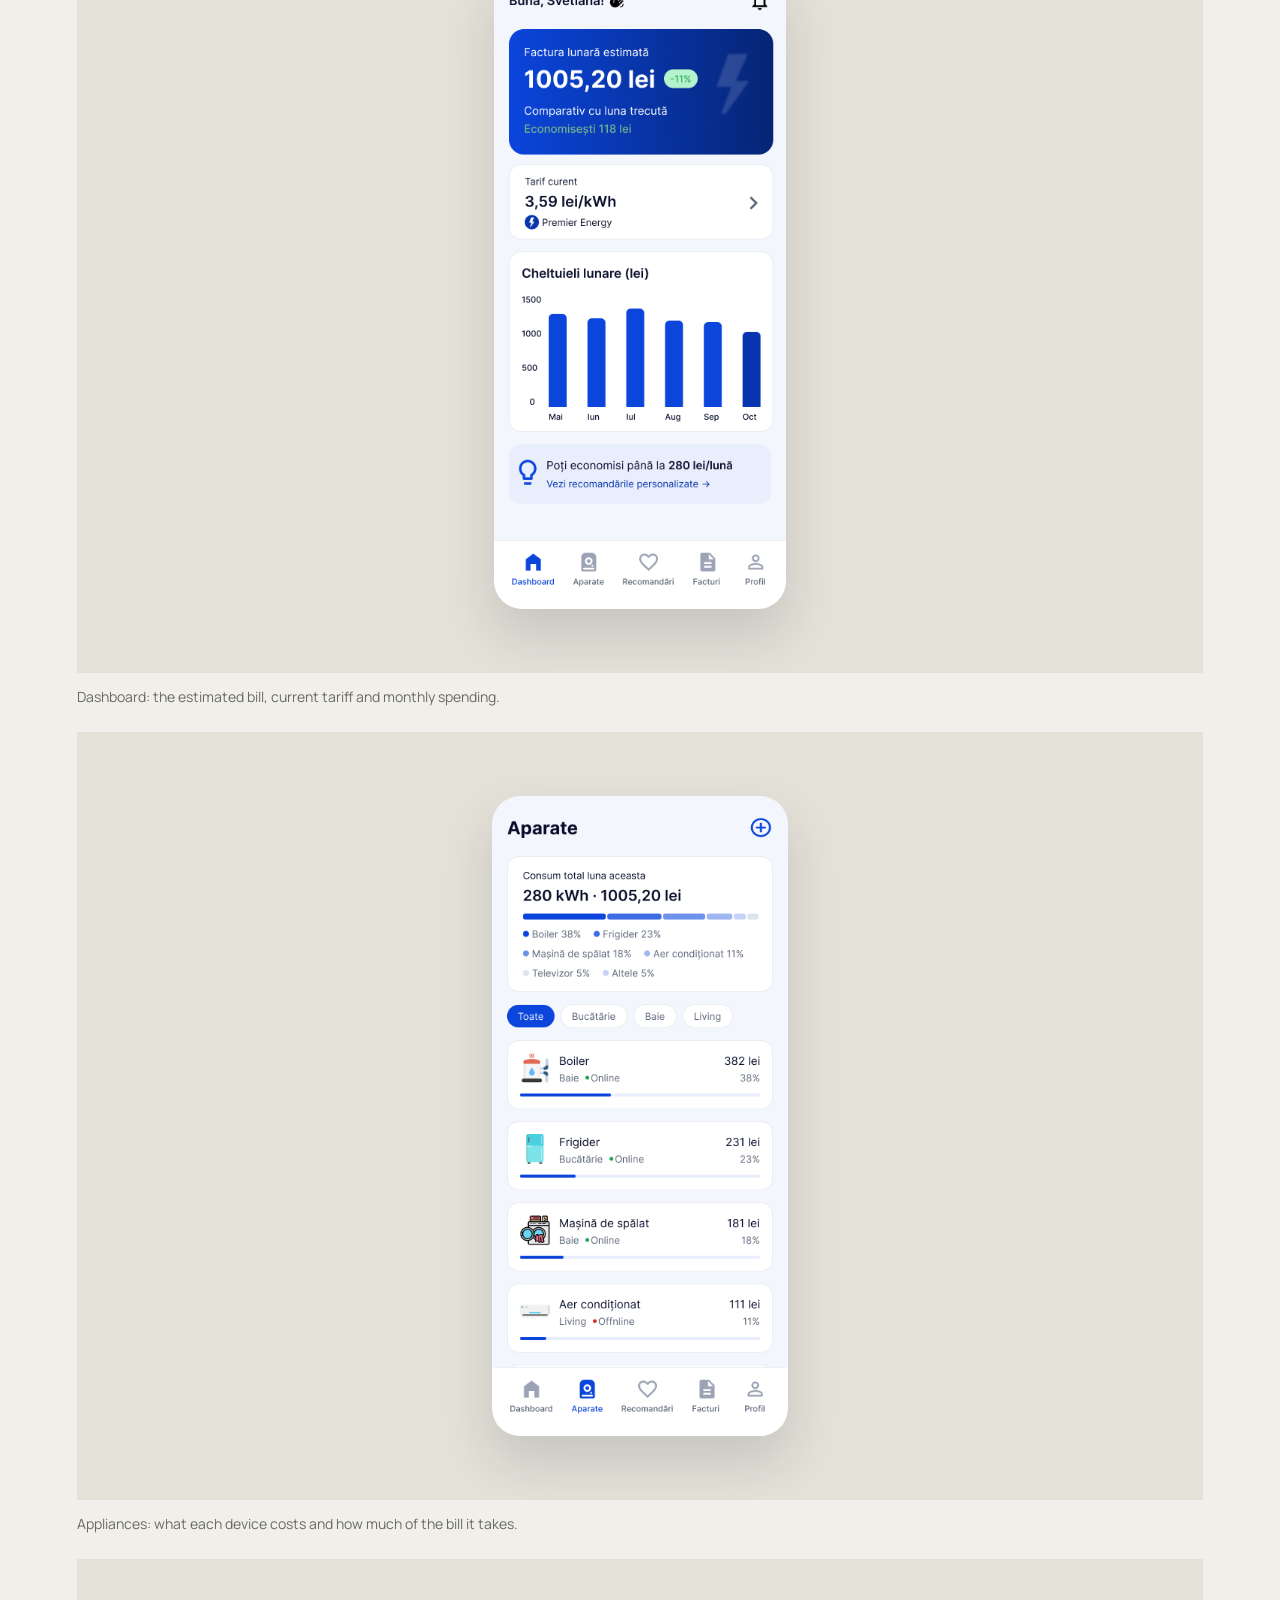
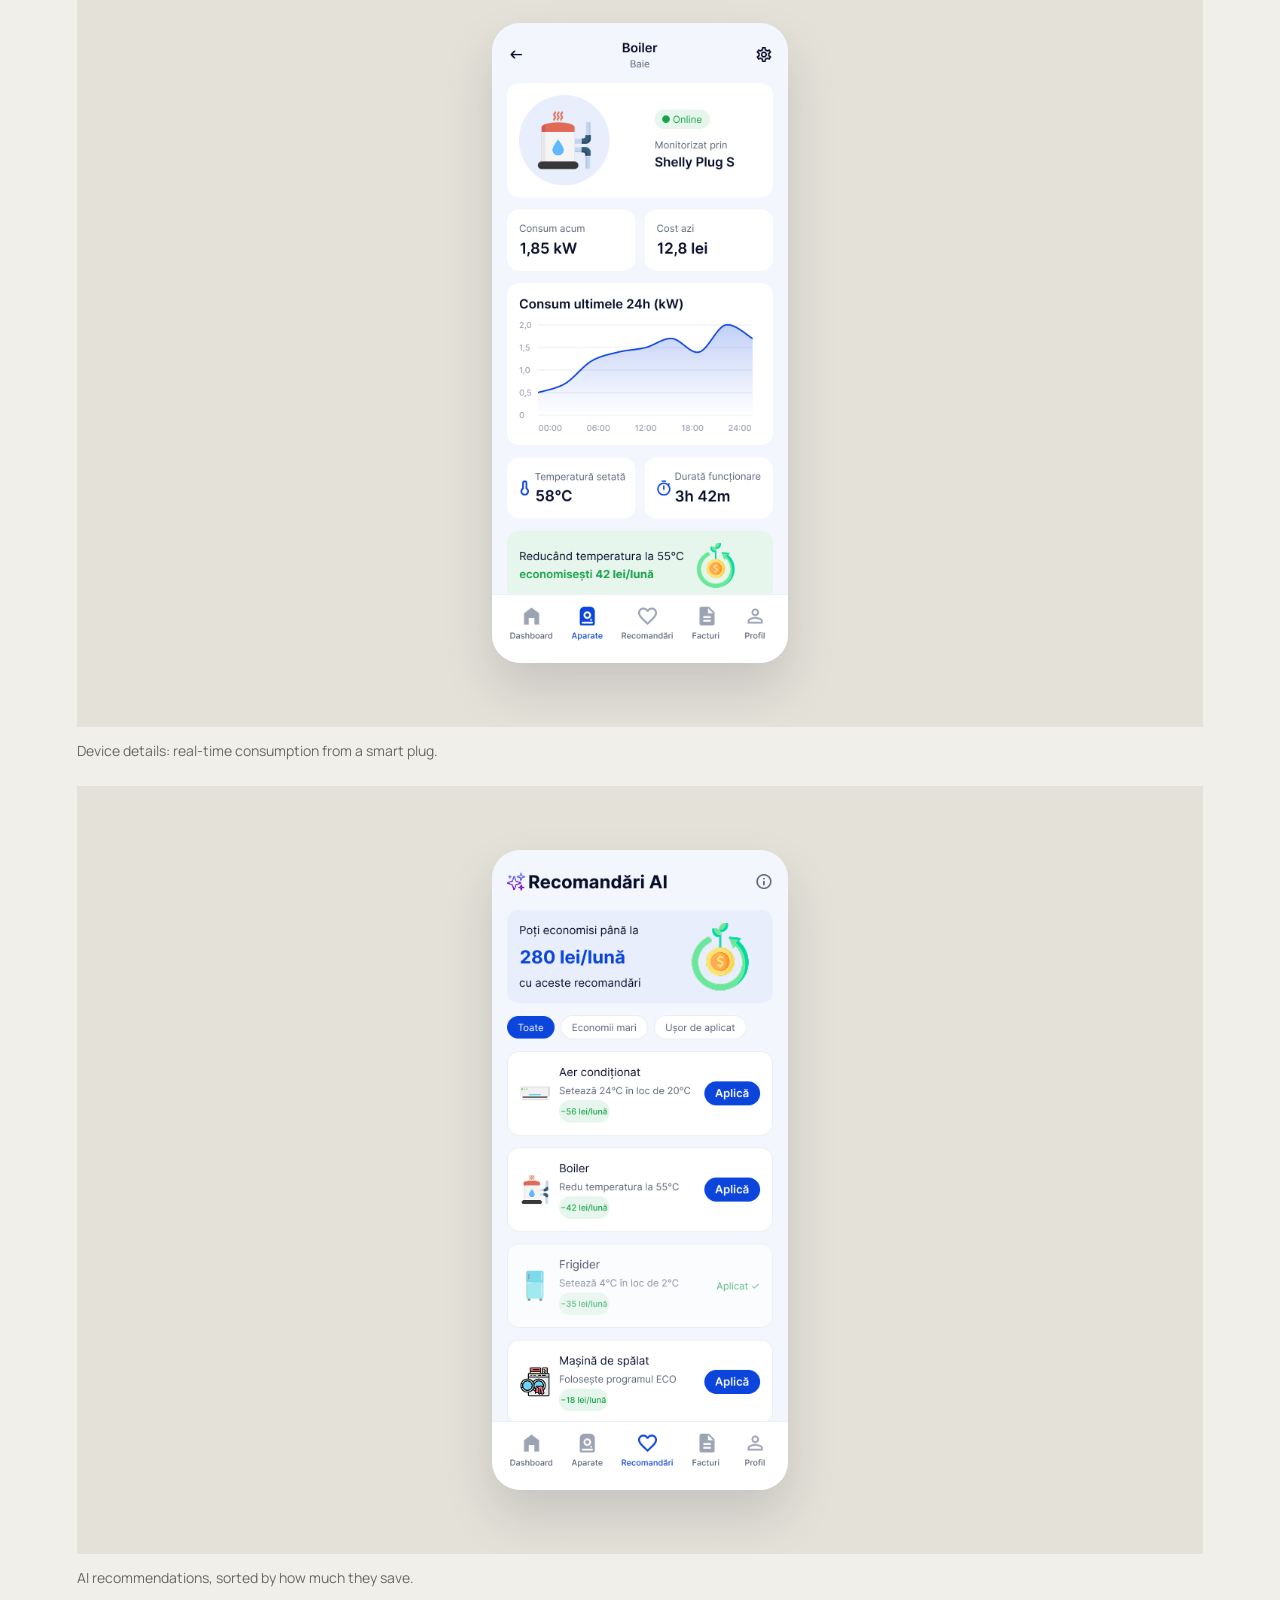
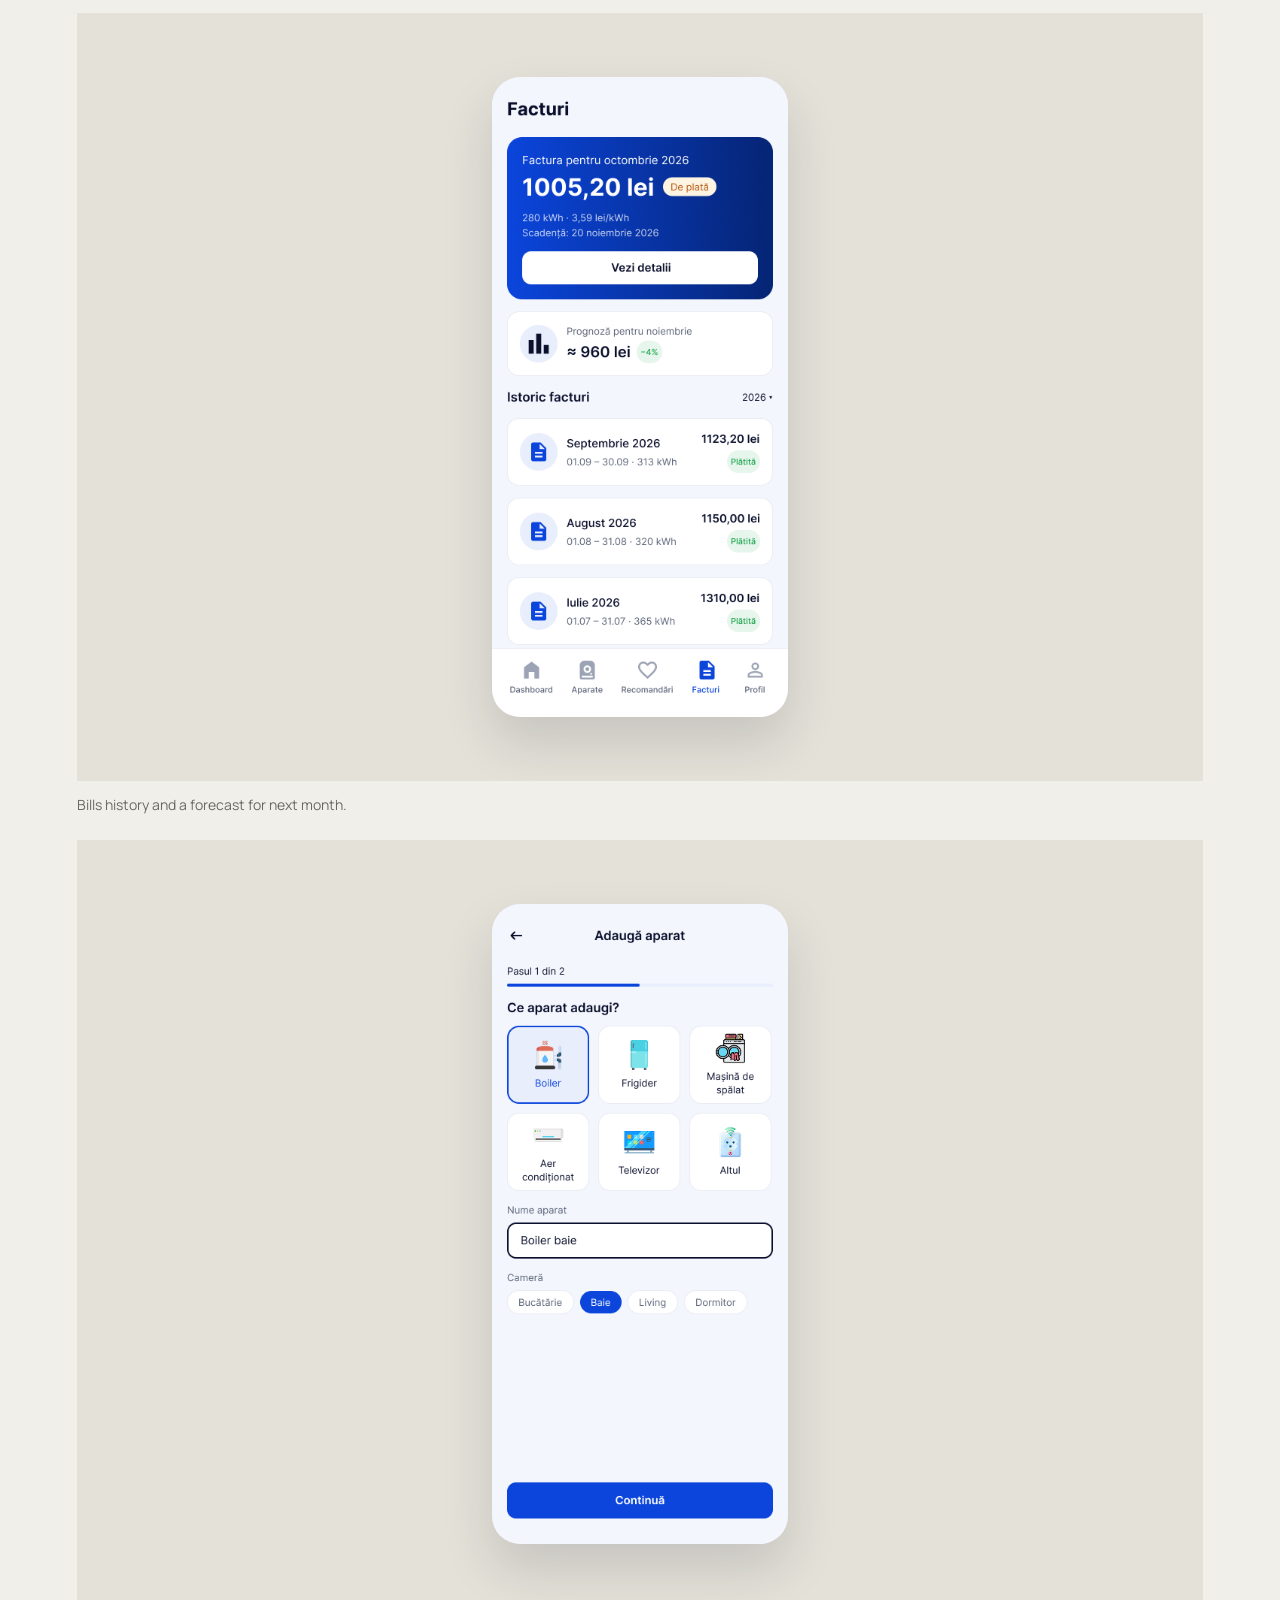
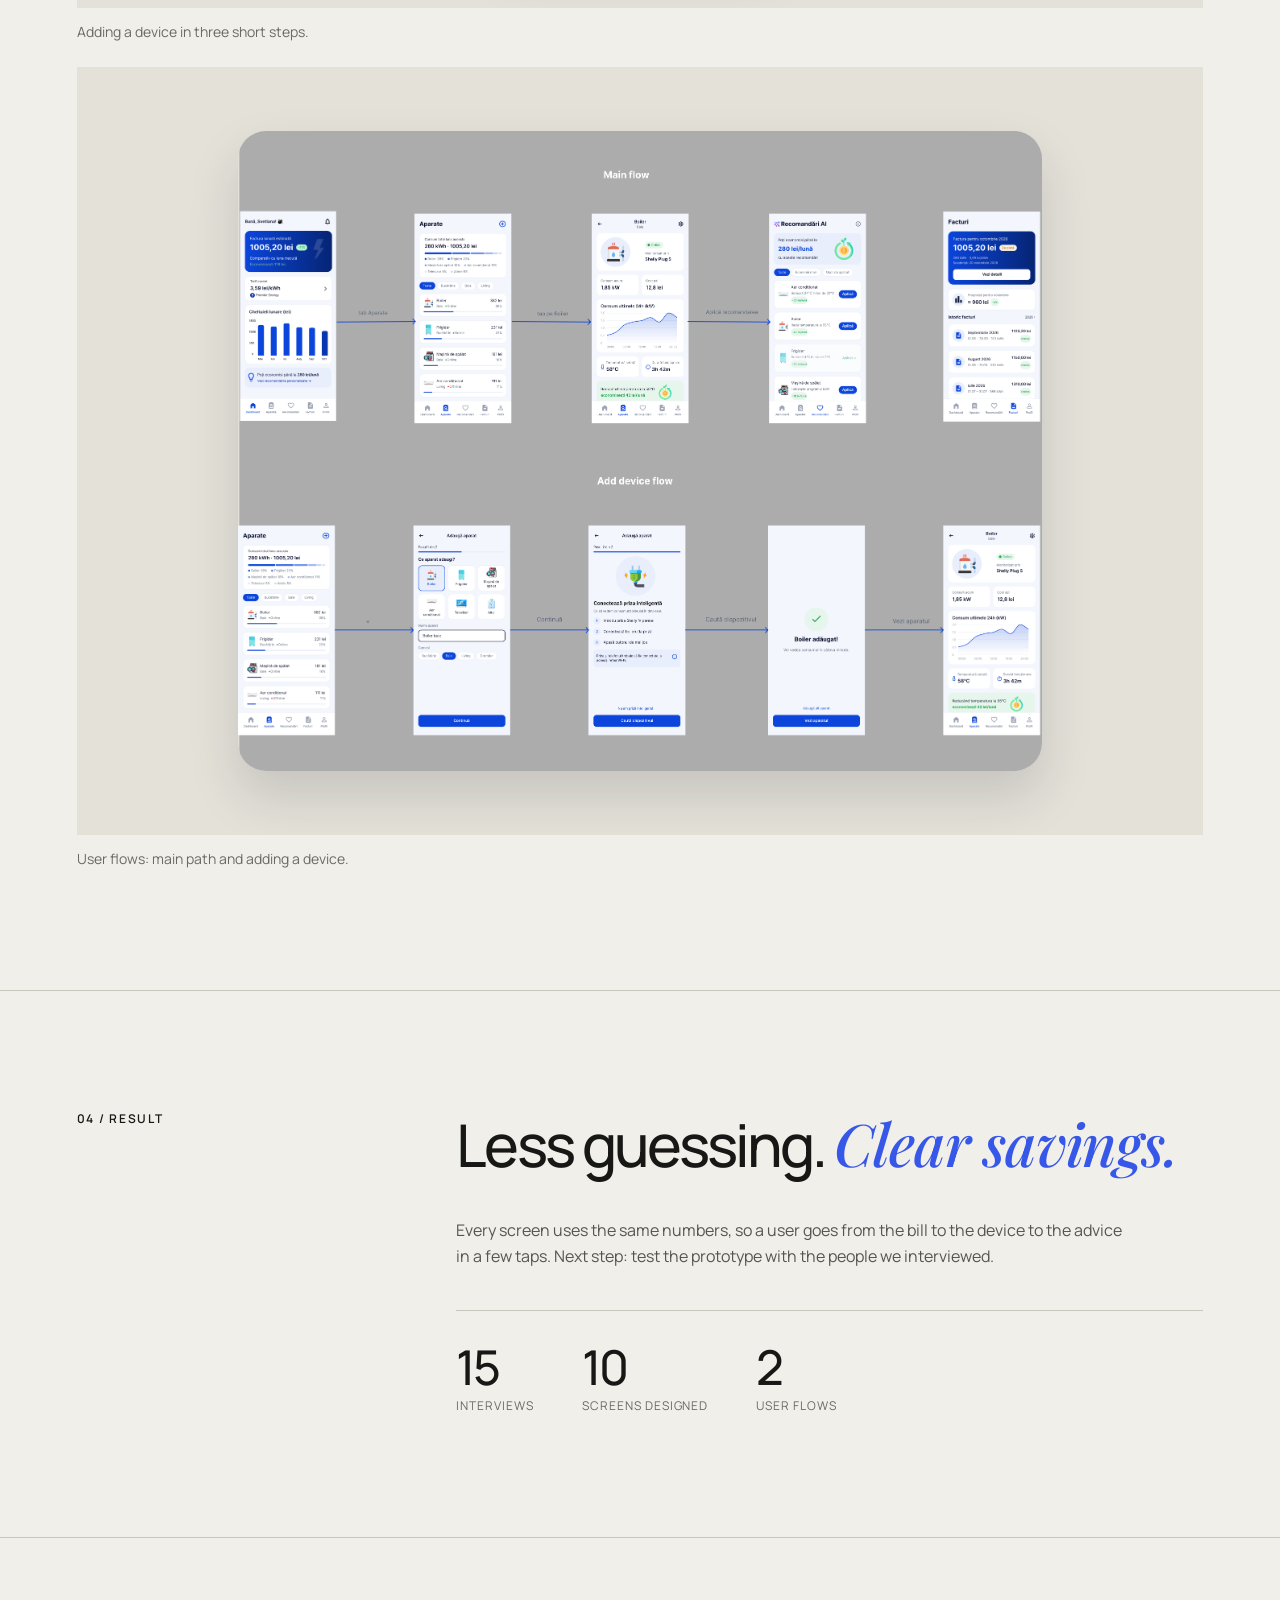
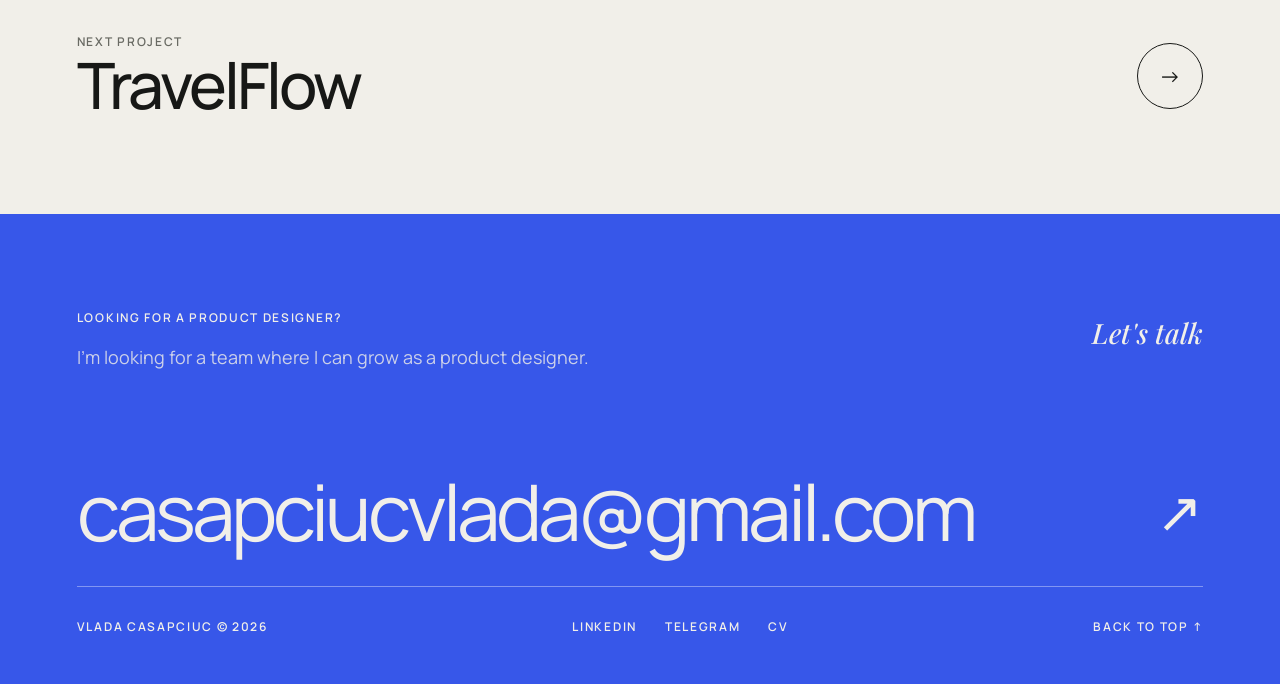
<file: projects/ecowatt.html>
<!doctype html>
<html lang="en">
<head>
  <meta charset="utf-8">
  <meta name="viewport" content="width=device-width, initial-scale=1">
  <title>EcoWatt — Vlada Casapciuc</title>
  <meta name="description" content="A mobile app that shows people in Moldova what each appliance costs and how to pay less without giving up comfort. I designed the interface and developed the app in a team of three.">
  <link rel="stylesheet" href="../css/style.css">
</head>
<body>
<header class="header">
  <div class="header__side"><a class="logo" href="../index.html">VC<span>.</span></a></div>
  <a class="label" href="../index.html#work">← All projects</a>
  <div class="header__side header__side--right"><a class="label" href="#contact">Let's talk ↗</a></div>
</header>

<main>
  <section class="case-hero">
    <div class="label">UX/UI case · 2026</div>
    <h1>EcoWatt<br><span class="accent-italic">energy, in lei.</span></h1>
    <div class="case-hero__intro">
      <div class="label muted">Team project<br>Mobile app</div>
      <p>A mobile app that shows people in Moldova what each appliance costs and how to pay less without giving up comfort. I designed the interface and developed the app in a team of three.</p>
    </div>
  </section>

  <div class="case-cover cover" style="background:#bfcaef">
    <img src="../images/ecowatt/cover.png" alt="EcoWatt cover">
  </div>

  <div class="facts">
    <div><div class="label">Role</div><p>Product design & development</p></div>
    <div><div class="label">Tasks</div><p>Research, user flows, UI, development</p></div>
    <div><div class="label">Tools</div><p>Figma, FigJam, React</p></div>
    <div><div class="label">Team</div><p>Team of 3</p></div>
  </div>

  <section class="case-block">
    <div class="label">01 / Context</div>
    <div>
      <h2>People see the bill, <span class="accent-italic">not the reason.</span></h2>
      <div class="text"><p>More than 550,000 apartments in Moldova get one final electricity bill a month. People don't know which appliance uses the most, what each one costs, or how to pay less without losing comfort.</p><p>The goal was a simple assistant that turns consumption data into lei and gives advice people can actually apply.</p></div>
    </div>
  </section>

  <section class="case-block case-block--dark">
    <div><div class="label">02 / Research</div><p class="label muted" style="margin-top:12px">15 interviews · user persona</p></div>
    <div>
      <h2>First, <span class="accent-italic">listen.</span></h2>
      <p class="quote">“The boiler and the fridge use the most. I can't just cut down, because I have small children at home.”</p><p class="label muted">Svetlana, tenant in Chișinău, mother of two (persona based on interviews)</p>
      <div class="points">
        <div><div class="label">01</div><h3>No breakdown</h3><p>People only see the final bill and can't tell which device costs the most.</p></div>
        <div><div class="label">02</div><h3>Small, random savings</h3><p>Changing bulbs or heating less saved only 100–200 lei and felt like guessing.</p></div>
        <div><div class="label">03</div><h3>Comfort first</h3><p>Essential devices like the boiler and the fridge can't simply be turned off.</p></div>
      </div>
    </div>
  </section>

  <section class="case-block">
    <div class="label">03 / Solution</div>
    <div>
      <h2>Costs in lei, <span class="accent-italic">at a glance.</span></h2>
      <div class="text"><p>Instead of kWh charts, the app shows money: the monthly bill and its forecast, each appliance's share of it, and concrete recommendations with the savings attached.</p></div>
    </div>
  </section>

  <div class="gallery gallery--phones">
  <div><figure><img src="../images/ecowatt/dashboard.png" alt="Dashboard: the estimated bill, current tariff and monthly spending."></figure><figcaption>Dashboard: the estimated bill, current tariff and monthly spending.</figcaption></div>
  <div><figure><img src="../images/ecowatt/appliances.png" alt="Appliances: what each device costs and how much of the bill it takes."></figure><figcaption>Appliances: what each device costs and how much of the bill it takes.</figcaption></div>
  <div><figure><img src="../images/ecowatt/boiler.png" alt="Device details: real-time consumption from a smart plug."></figure><figcaption>Device details: real-time consumption from a smart plug.</figcaption></div>
  <div><figure><img src="../images/ecowatt/recommendations.png" alt="AI recommendations, sorted by how much they save."></figure><figcaption>AI recommendations, sorted by how much they save.</figcaption></div>
  <div><figure><img src="../images/ecowatt/bills.png" alt="Bills history and a forecast for next month."></figure><figcaption>Bills history and a forecast for next month.</figcaption></div>
  <div><figure><img src="../images/ecowatt/add-device.png" alt="Adding a device in three short steps."></figure><figcaption>Adding a device in three short steps.</figcaption></div>
  <div><figure><img src="../images/ecowatt/flow.png" alt="User flows: main path and adding a device."></figure><figcaption>User flows: main path and adding a device.</figcaption></div>
  </div>

  <section class="case-block" style="border-top:1px solid var(--line)">
    <div class="label">04 / Result</div>
    <div>
      <h2>Less guessing. <span class="accent-italic">Clear savings.</span></h2>
      <div class="text"><p>Every screen uses the same numbers, so a user goes from the bill to the device to the advice in a few taps. Next step: test the prototype with the people we interviewed.</p></div>
      
      <div class="stats"><div><strong>15</strong><span>interviews</span></div><div><strong>10</strong><span>screens designed</span></div><div><strong>2</strong><span>user flows</span></div></div>
    </div>
  </section>

  <a class="next-project" href="travelflow.html">
    <div><div class="label muted">Next project</div><h2>TravelFlow</h2></div>
    <span class="round-btn" aria-hidden="true">→</span>
  </a>
</main>

<footer class="contact" id="contact">
  <div class="contact__top">
    <div>
      <div class="label">Looking for a product designer?</div>
      <p>I'm looking for a team where I can grow as a product designer.</p>
    </div>
    <div class="lets-talk">Let's talk</div>
  </div>
  <div class="contact__mail">
    <a class="mail" href="mailto:casapciucvlada@gmail.com">casapciucvlada@gmail.com</a>
    <a class="arrow" href="mailto:casapciucvlada@gmail.com" aria-label="Email me">↗</a>
  </div>
  <div class="footer label">
    <span>Vlada Casapciuc © 2026</span>
    <div class="footer__links">
      <a href="https://www.linkedin.com/" target="_blank" rel="noopener">LinkedIn</a>
      <a href="https://t.me/" target="_blank" rel="noopener">Telegram</a>
      <a href="../cv.pdf" target="_blank" rel="noopener">CV</a>
    </div>
    <a href="#">Back to top ↑</a>
  </div>
</footer>

<script src="../js/main.js"></script>
</body>
</html>
</file>
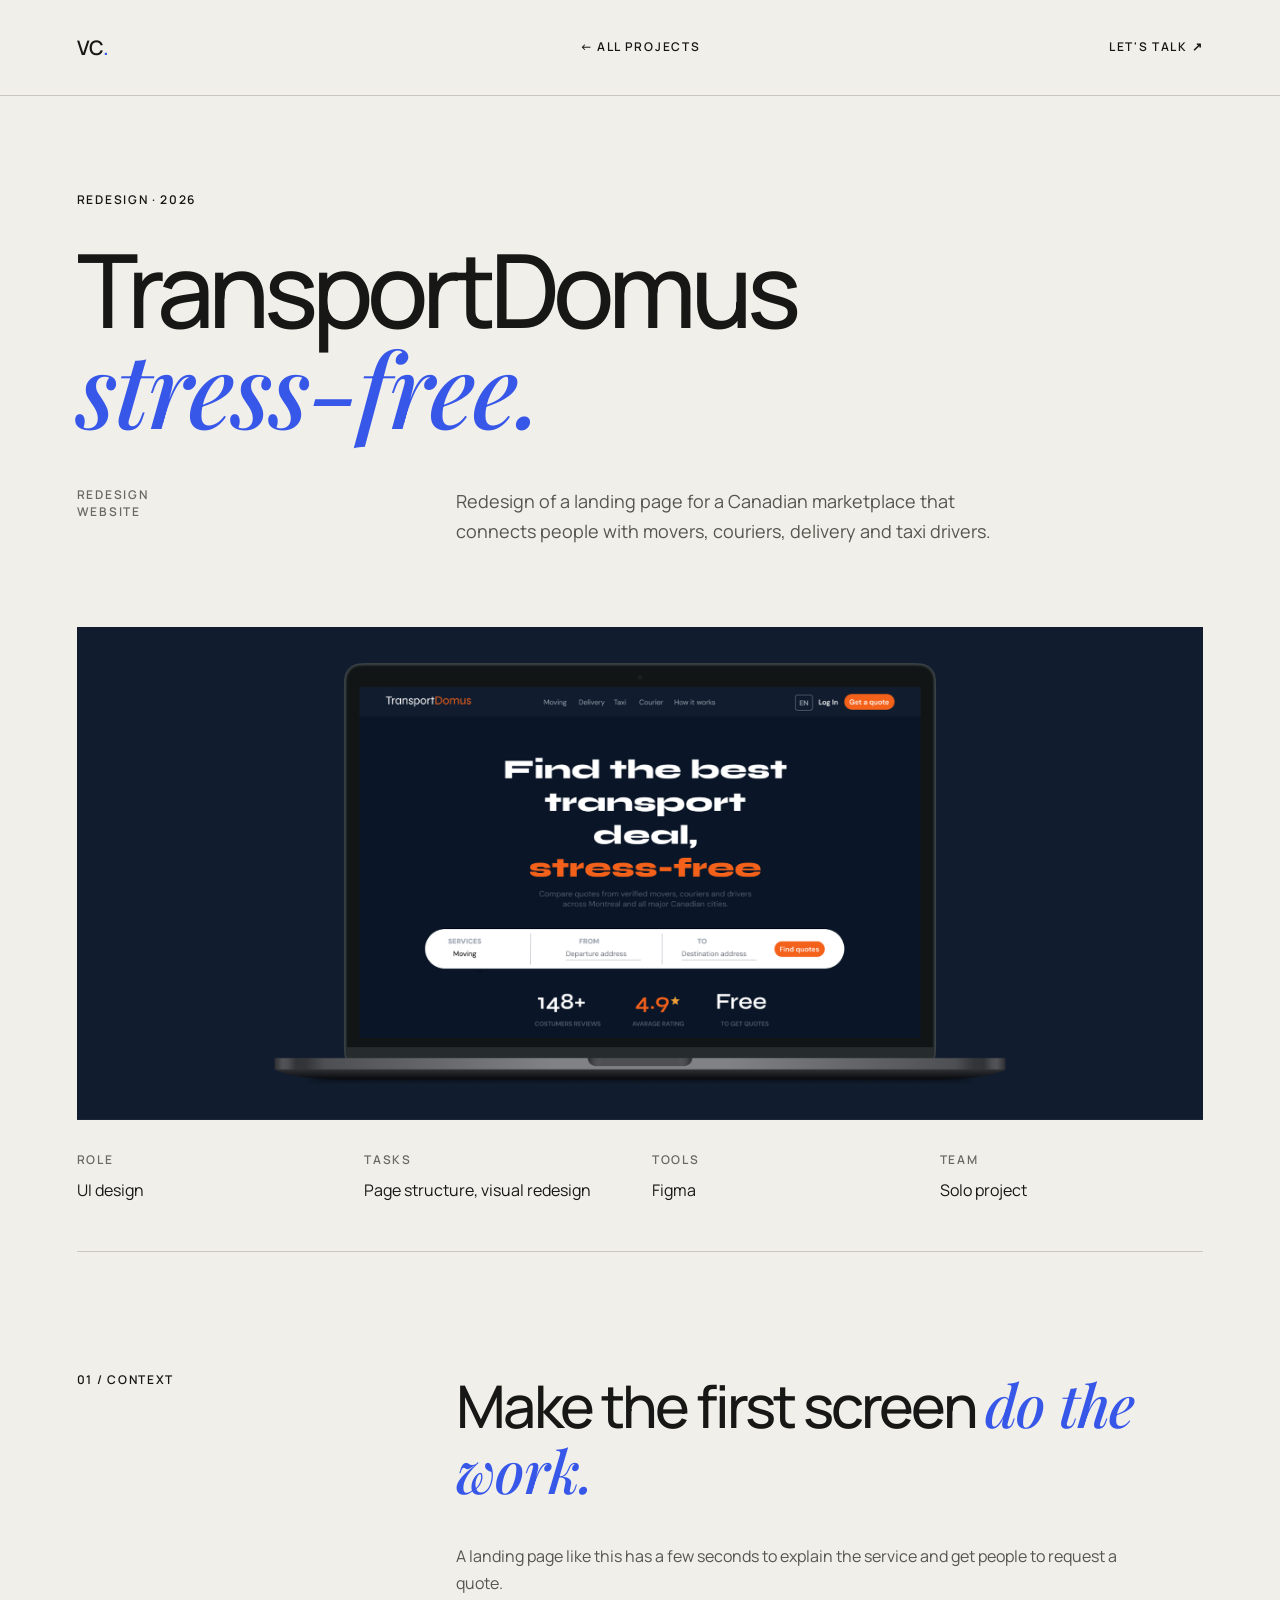
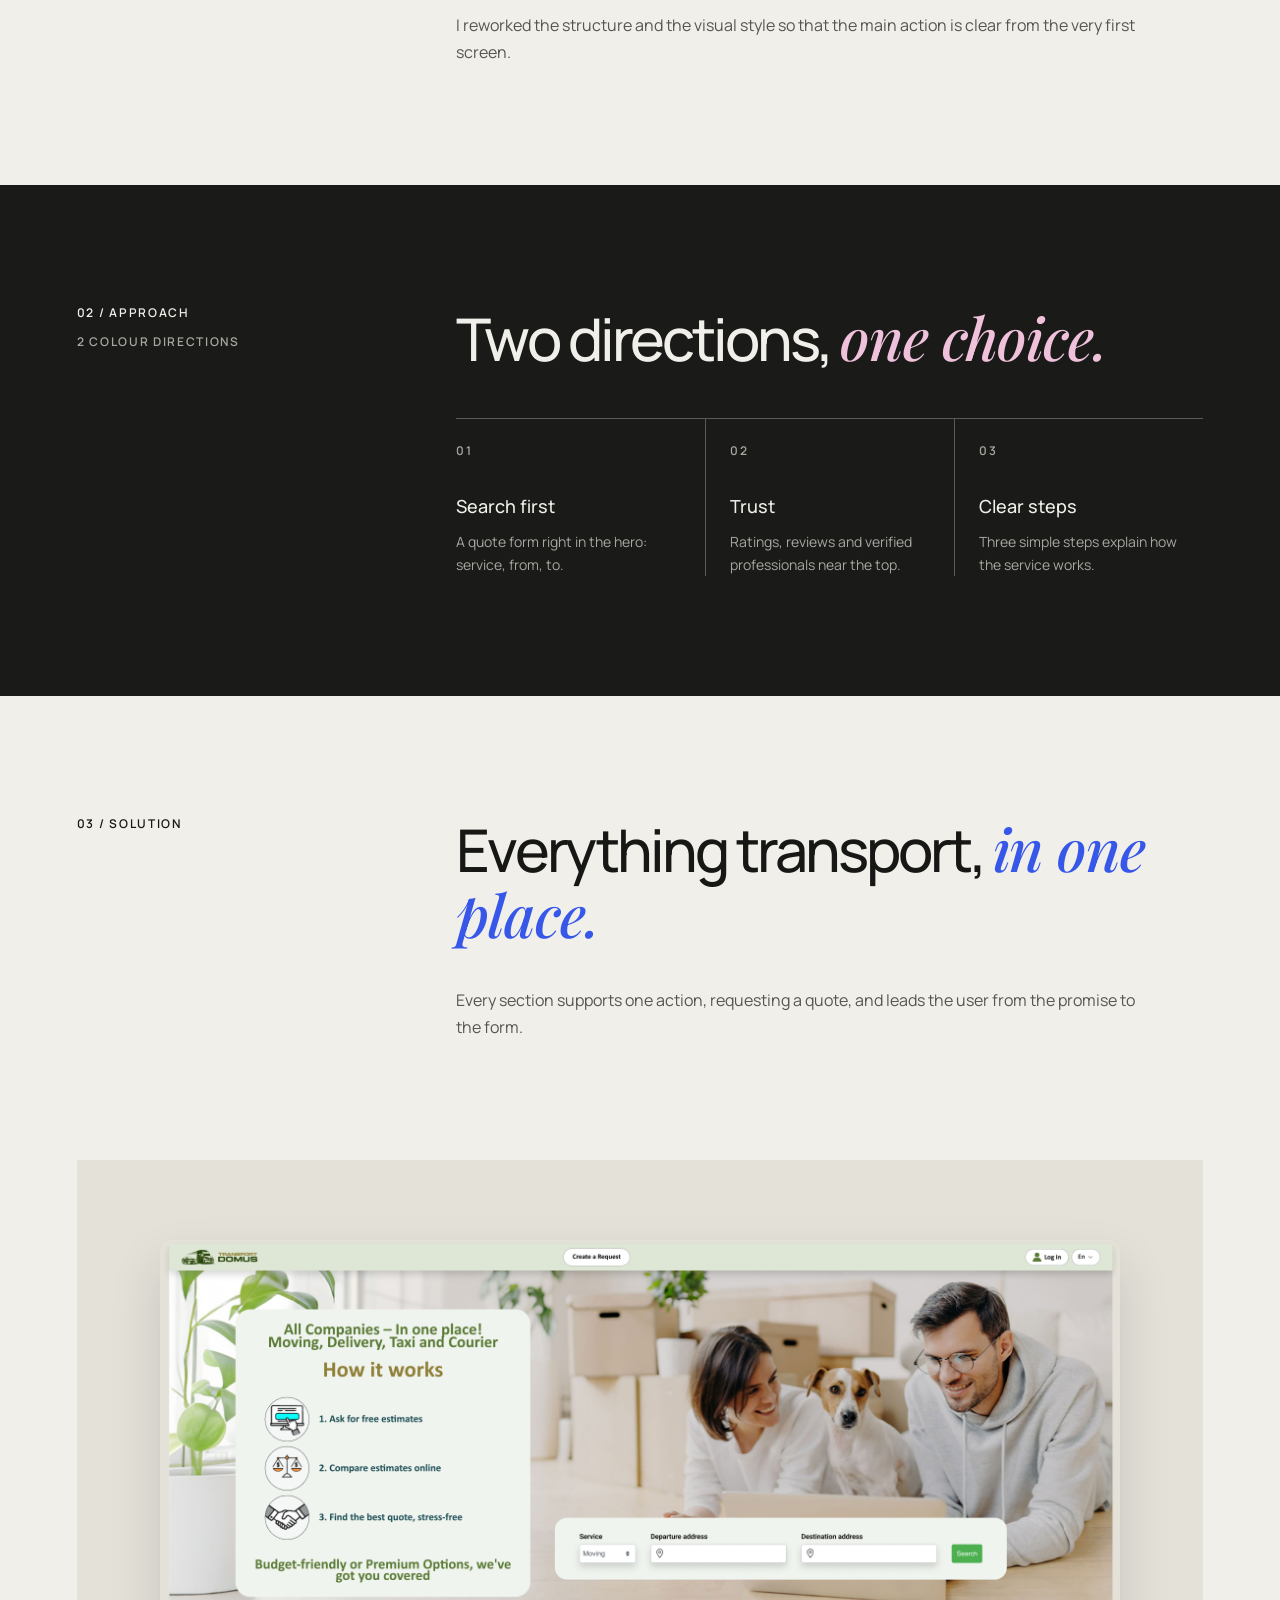
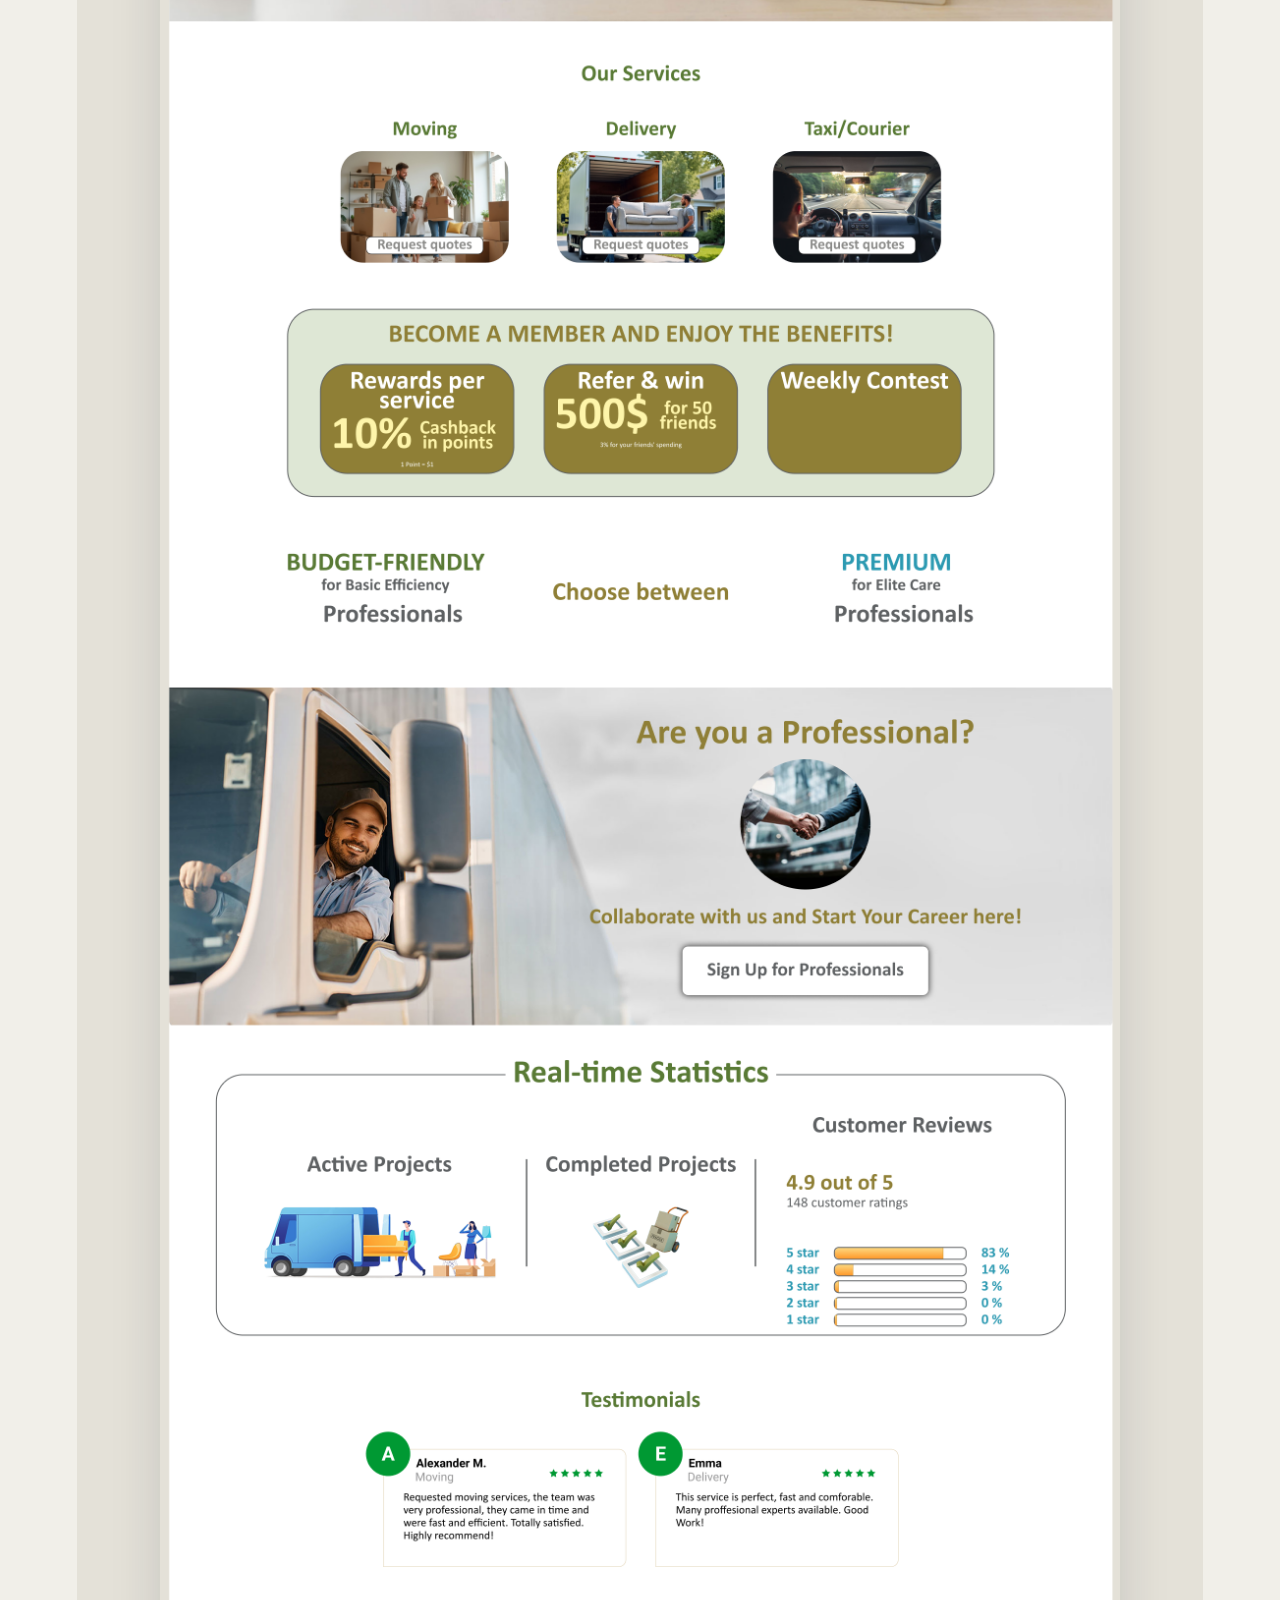
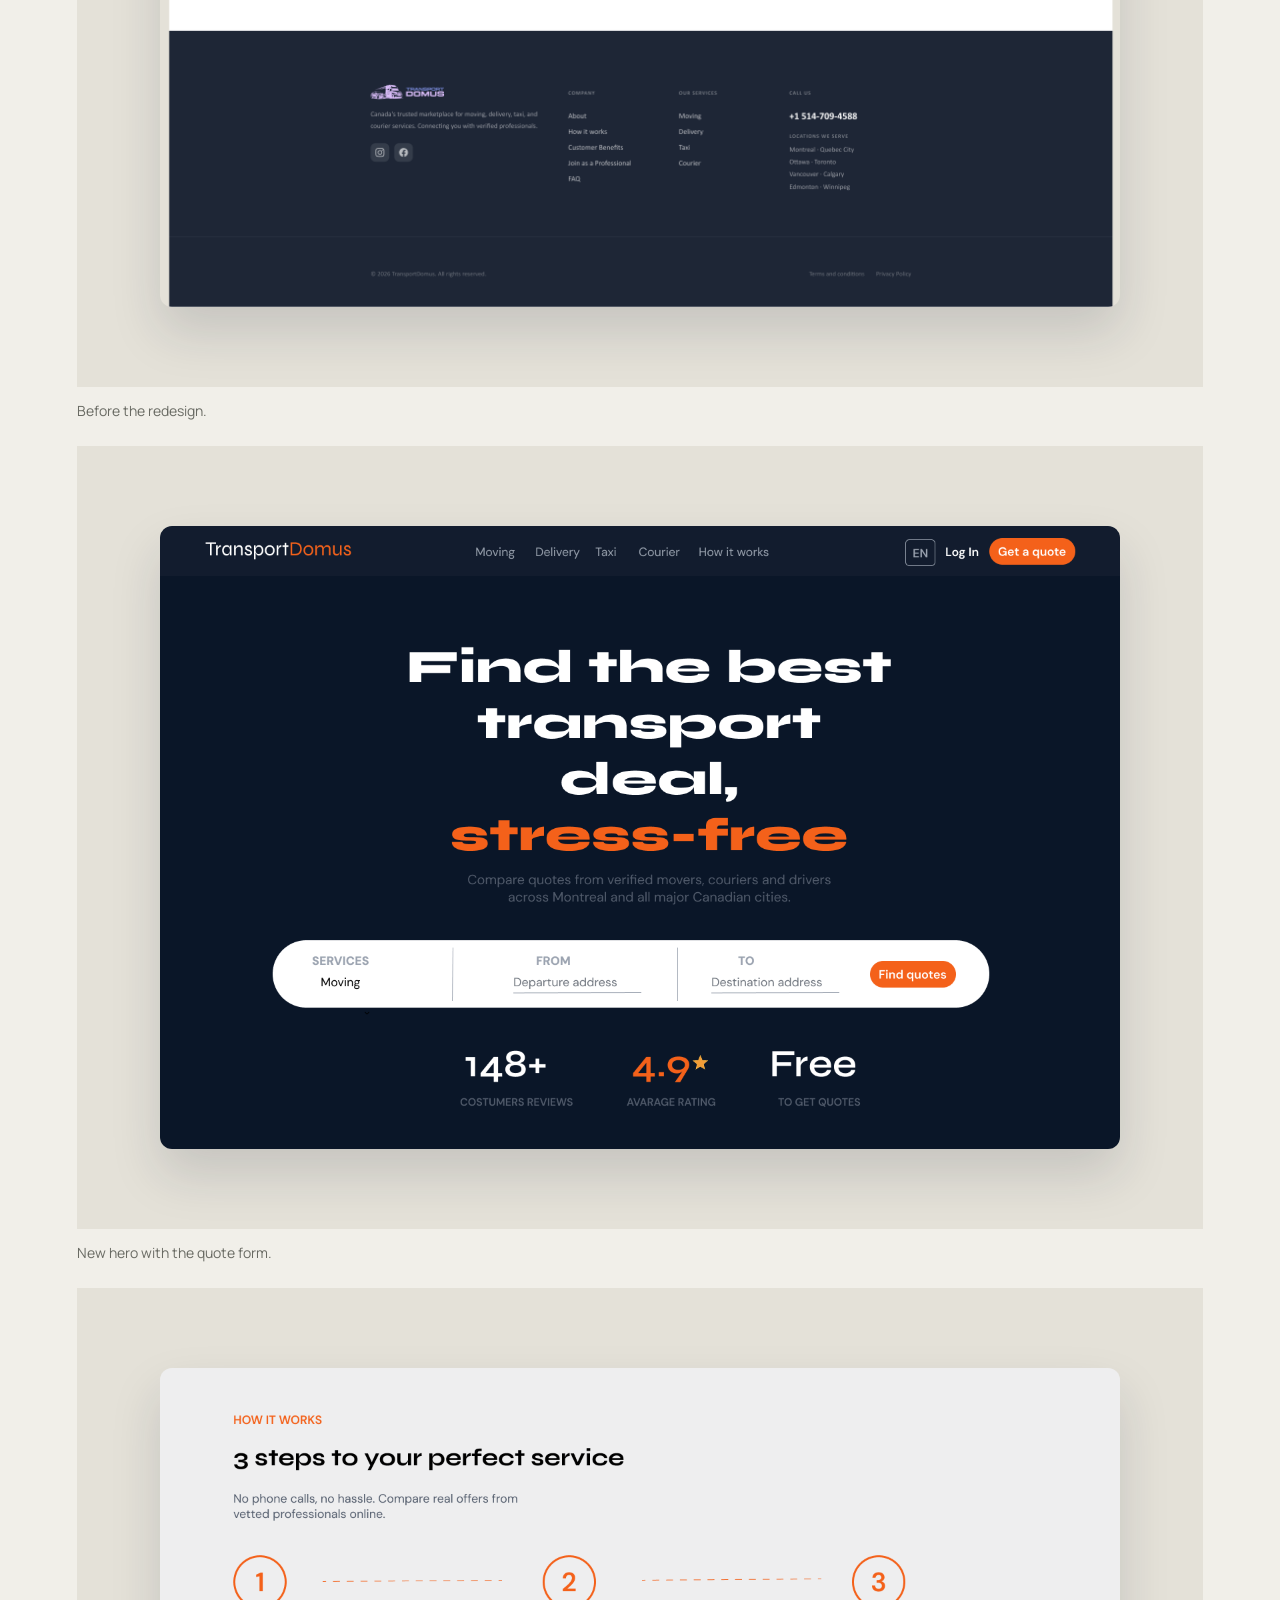
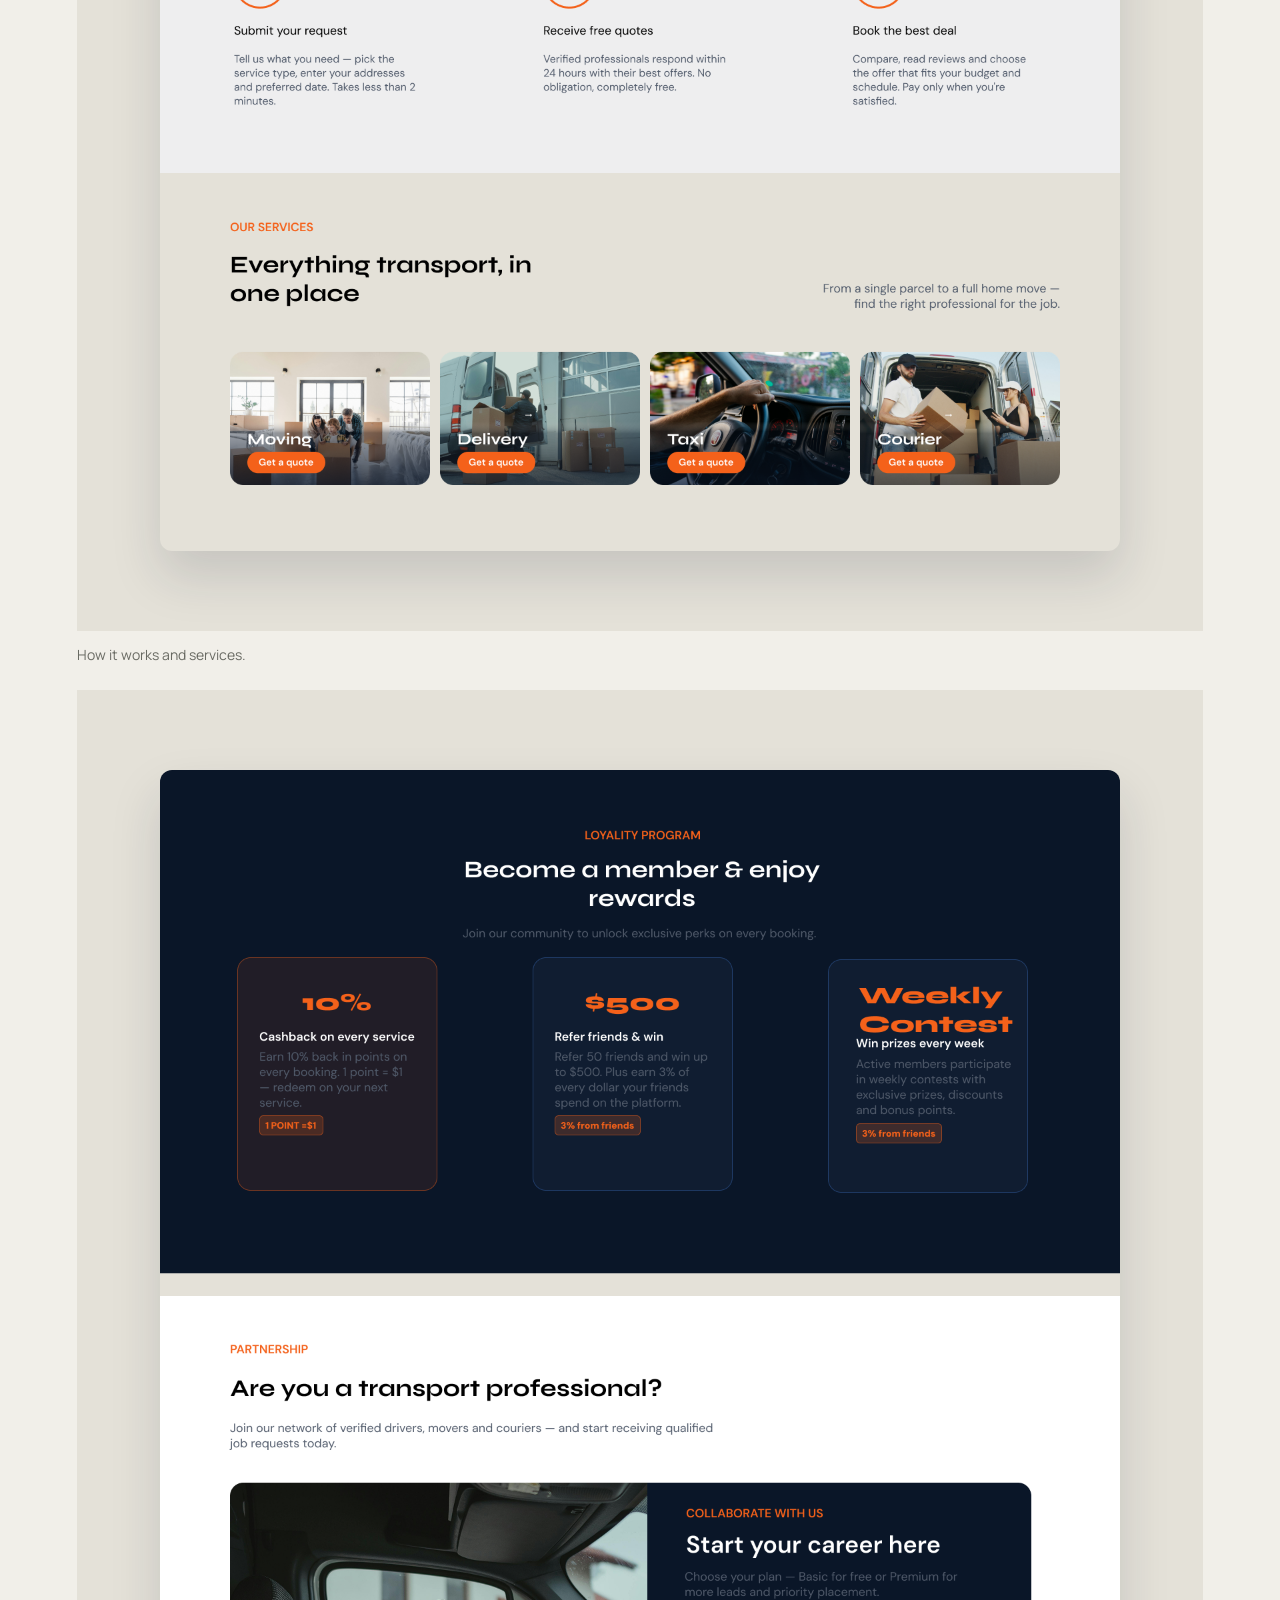
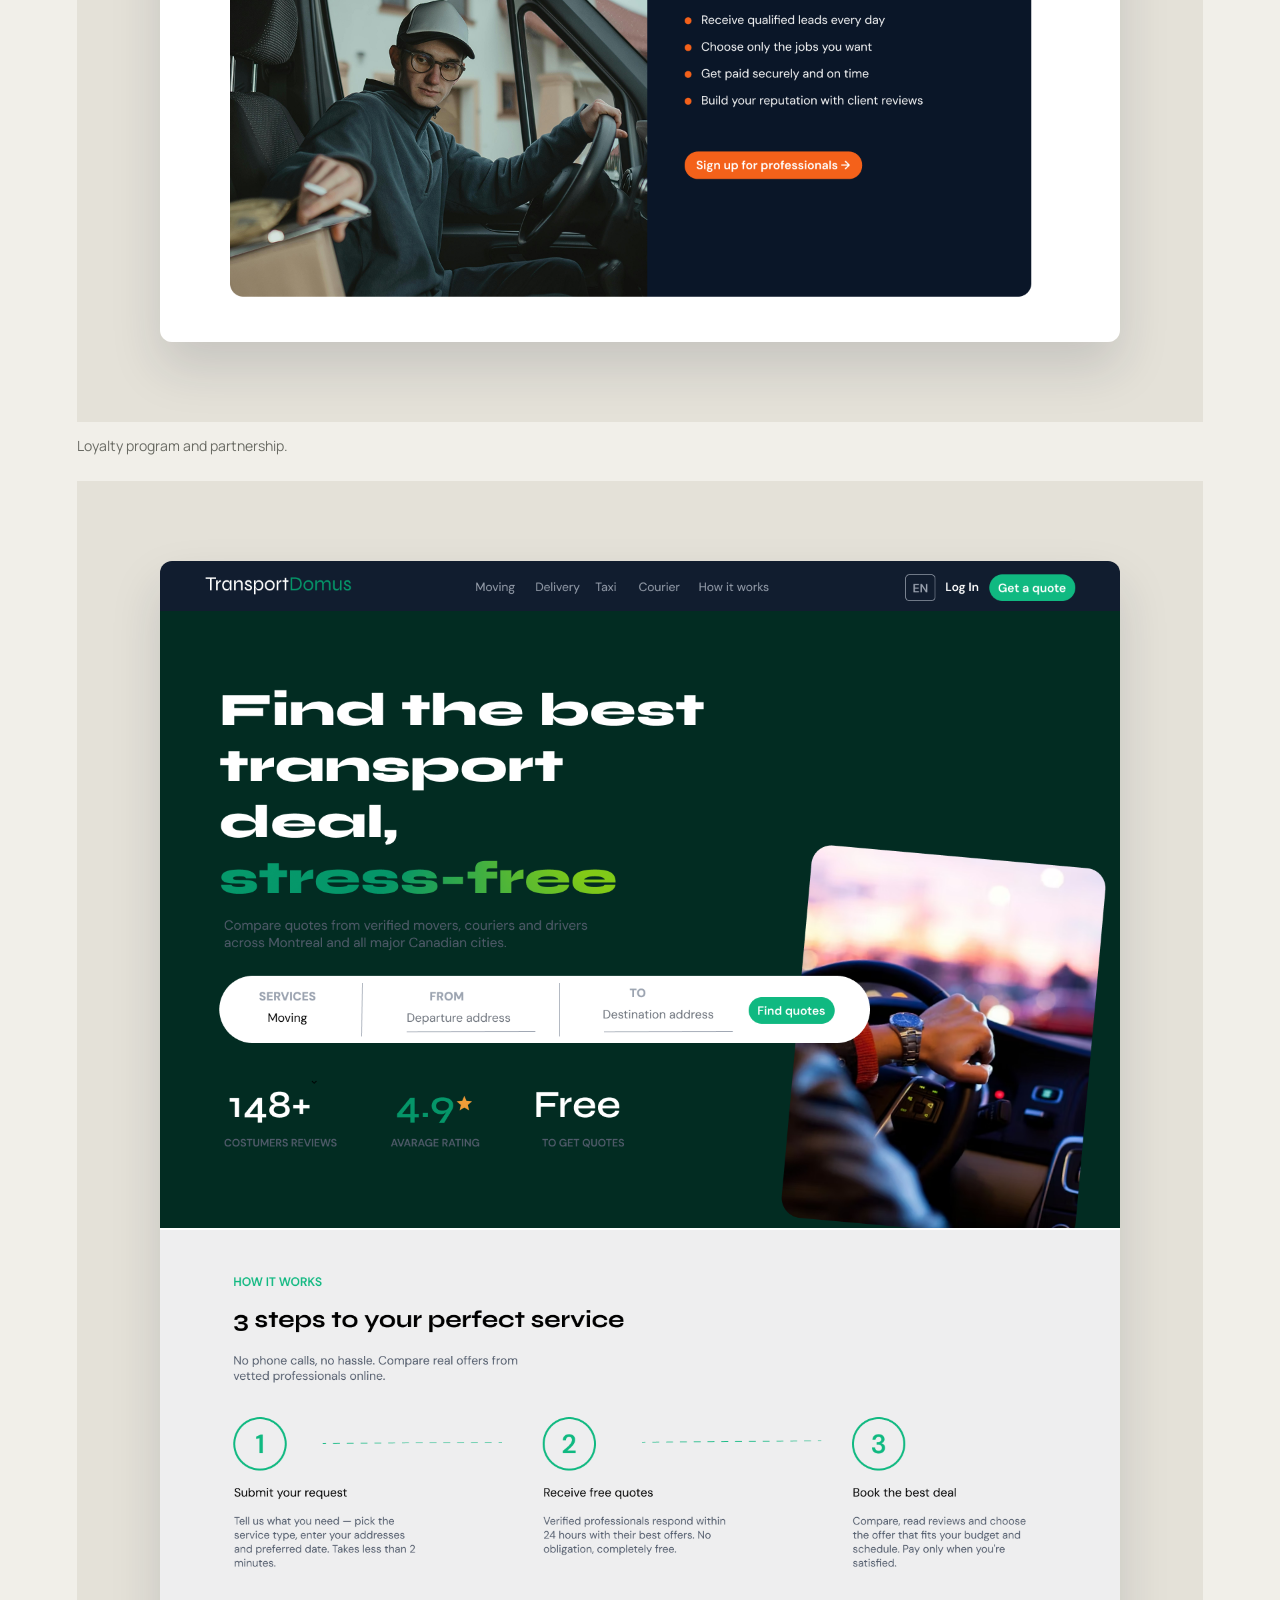
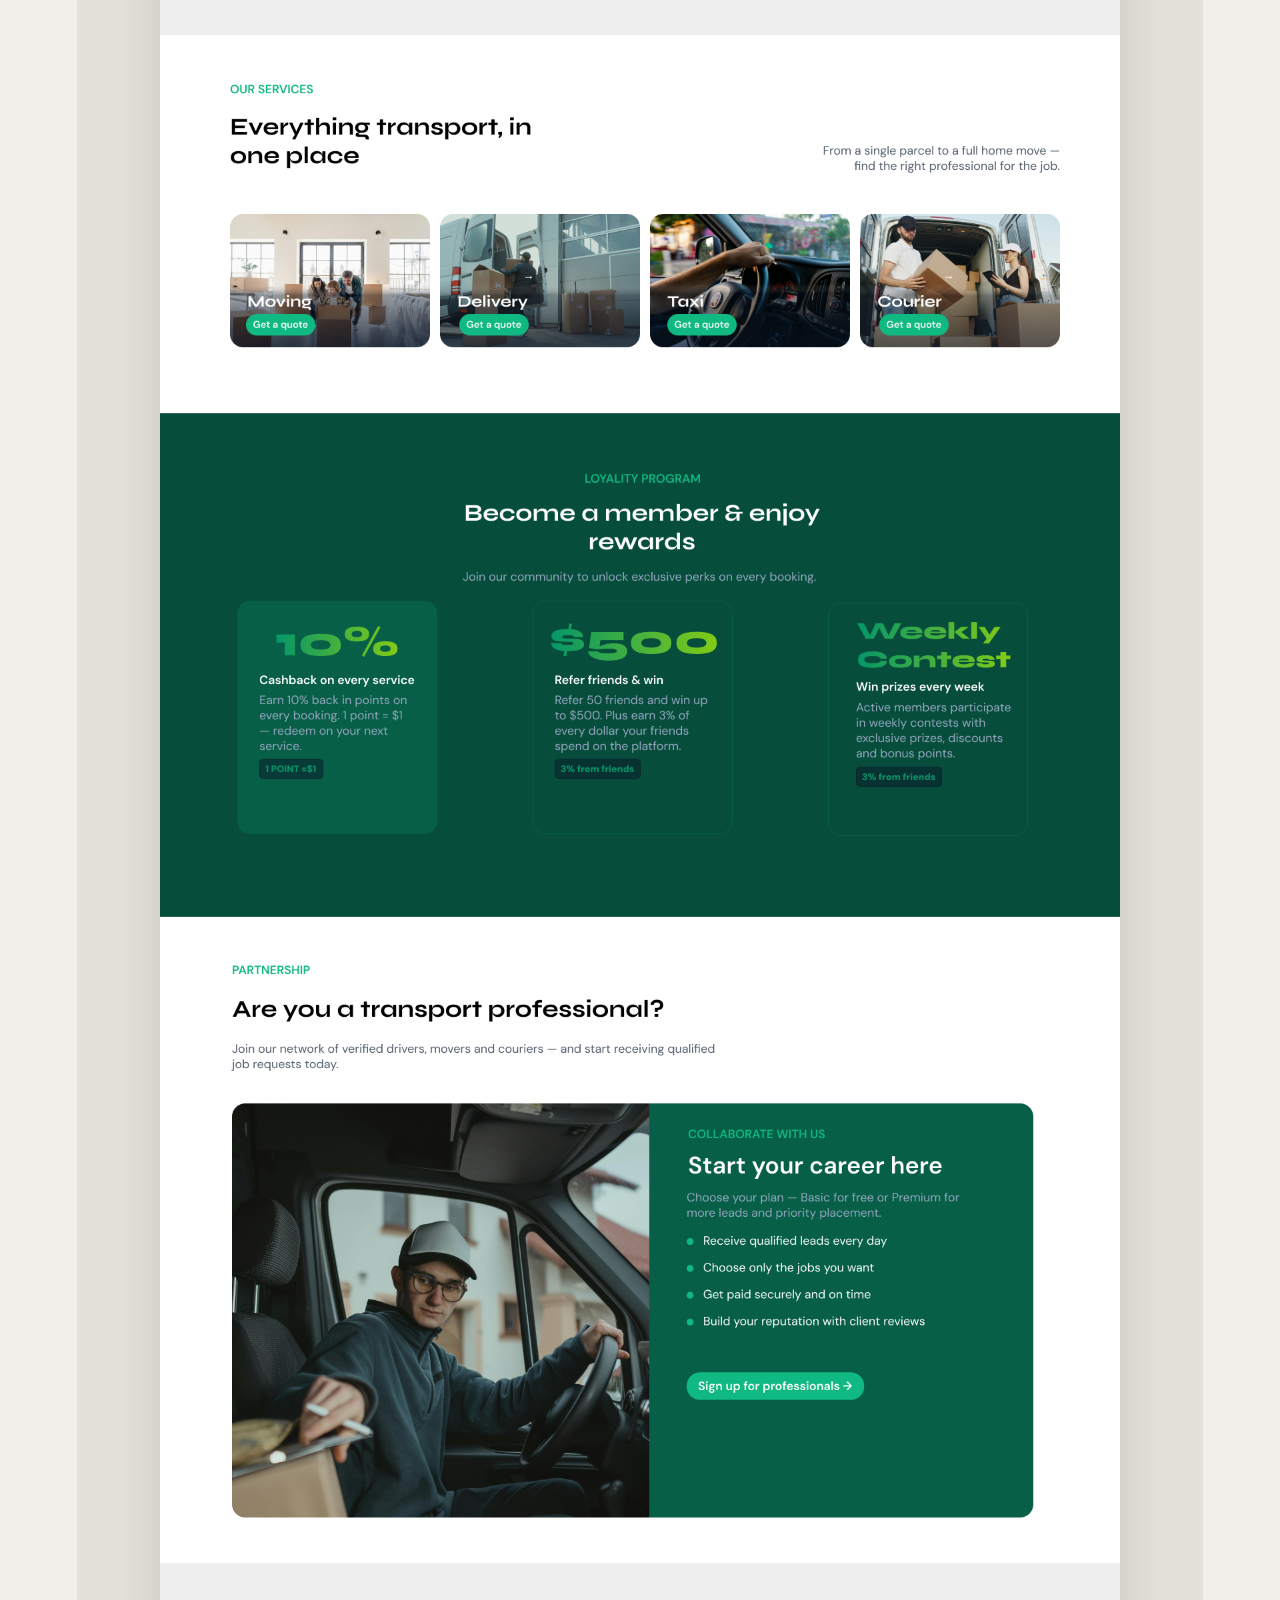
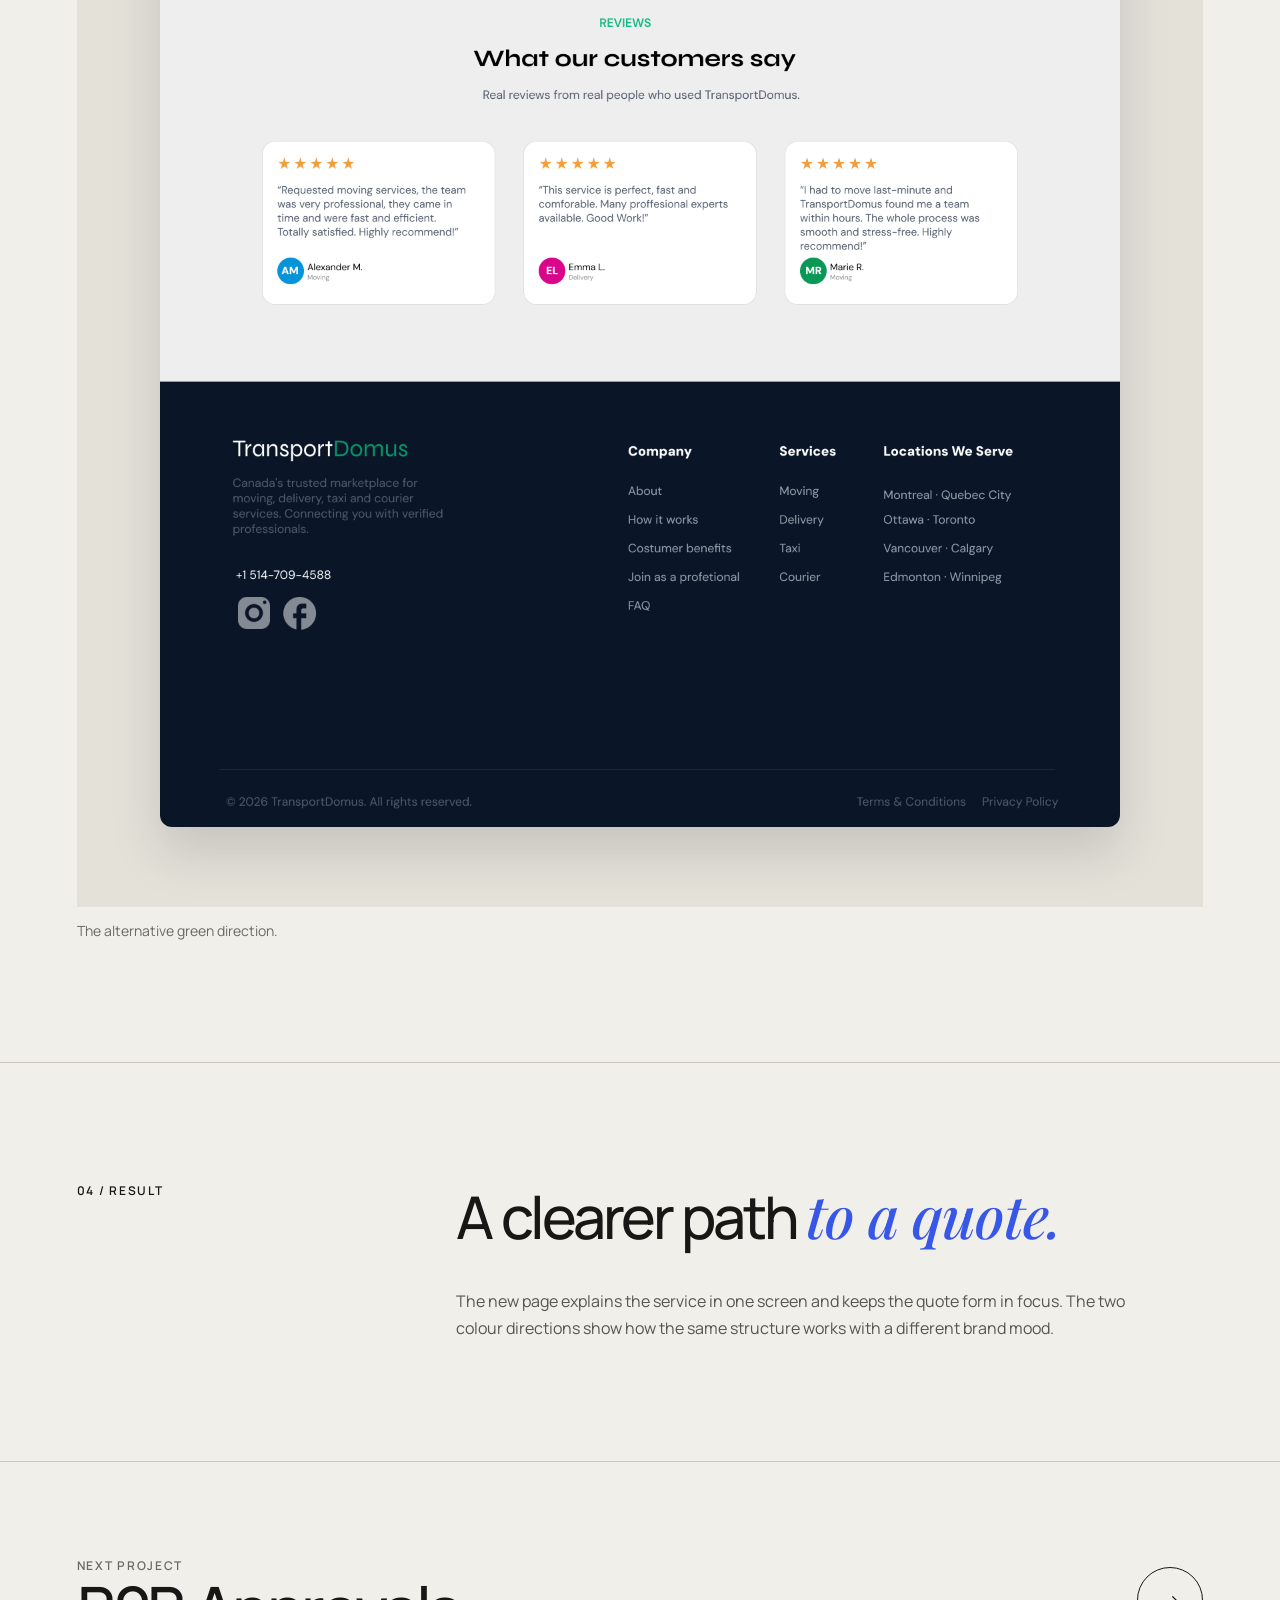
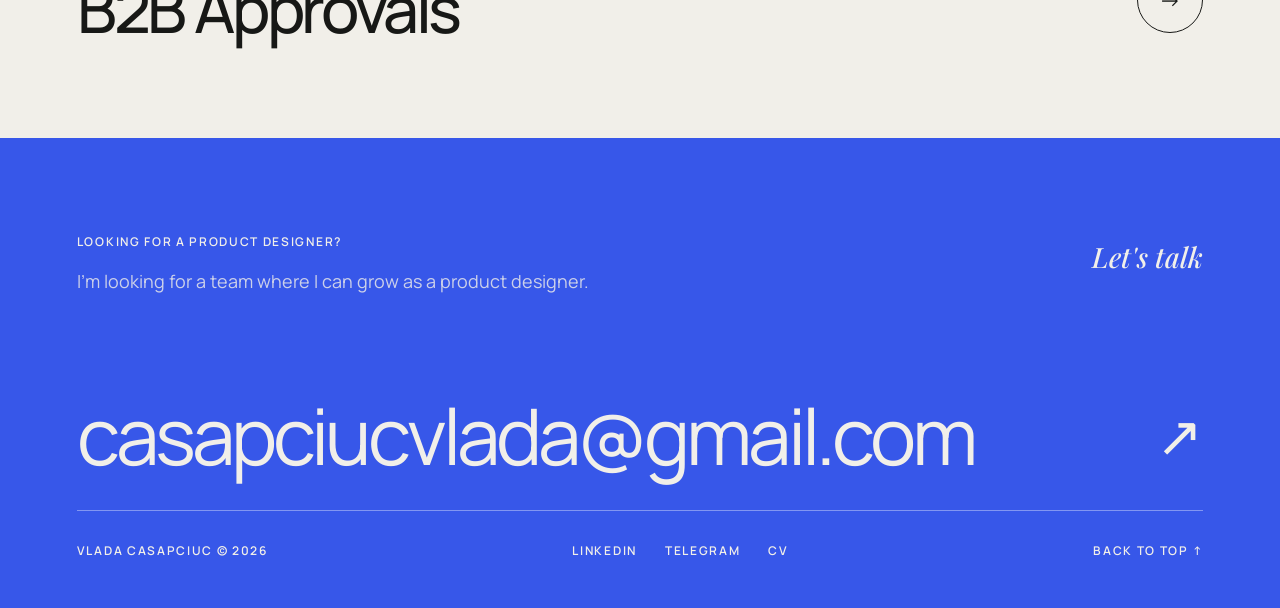
<file: projects/transportdomus.html>
<!doctype html>
<html lang="en">
<head>
  <meta charset="utf-8">
  <meta name="viewport" content="width=device-width, initial-scale=1">
  <title>TransportDomus — Vlada Casapciuc</title>
  <meta name="description" content="Redesign of a landing page for a Canadian marketplace that connects people with movers, couriers, delivery and taxi drivers.">
  <link rel="stylesheet" href="../css/style.css">
</head>
<body>
<header class="header">
  <div class="header__side"><a class="logo" href="../index.html">VC<span>.</span></a></div>
  <a class="label" href="../index.html#work">← All projects</a>
  <div class="header__side header__side--right"><a class="label" href="#contact">Let's talk ↗</a></div>
</header>

<main>
  <section class="case-hero">
    <div class="label">Redesign · 2026</div>
    <h1>TransportDomus<br><span class="accent-italic">stress-free.</span></h1>
    <div class="case-hero__intro">
      <div class="label muted">Redesign<br>Website</div>
      <p>Redesign of a landing page for a Canadian marketplace that connects people with movers, couriers, delivery and taxi drivers.</p>
    </div>
  </section>

  <div class="case-cover cover" style="background:#d8b48f">
    <img src="../images/transportdomus/cover.png" alt="TransportDomus cover">
  </div>

  <div class="facts">
    <div><div class="label">Role</div><p>UI design</p></div>
    <div><div class="label">Tasks</div><p>Page structure, visual redesign</p></div>
    <div><div class="label">Tools</div><p>Figma</p></div>
    <div><div class="label">Team</div><p>Solo project</p></div>
  </div>

  <section class="case-block">
    <div class="label">01 / Context</div>
    <div>
      <h2>Make the first screen <span class="accent-italic">do the work.</span></h2>
      <div class="text"><p>A landing page like this has a few seconds to explain the service and get people to request a quote.</p><p>I reworked the structure and the visual style so that the main action is clear from the very first screen.</p></div>
    </div>
  </section>

  <section class="case-block case-block--dark">
    <div><div class="label">02 / Approach</div><p class="label muted" style="margin-top:12px">2 colour directions</p></div>
    <div>
      <h2>Two directions, <span class="accent-italic">one choice.</span></h2>
      
      <div class="points">
        <div><div class="label">01</div><h3>Search first</h3><p>A quote form right in the hero: service, from, to.</p></div>
        <div><div class="label">02</div><h3>Trust</h3><p>Ratings, reviews and verified professionals near the top.</p></div>
        <div><div class="label">03</div><h3>Clear steps</h3><p>Three simple steps explain how the service works.</p></div>
      </div>
    </div>
  </section>

  <section class="case-block">
    <div class="label">03 / Solution</div>
    <div>
      <h2>Everything transport, <span class="accent-italic">in one place.</span></h2>
      <div class="text"><p>Every section supports one action, requesting a quote, and leads the user from the promise to the form.</p></div>
    </div>
  </section>

  <div class="gallery">
  <div><figure><img src="../images/transportdomus/before.png" alt="Before the redesign."></figure><figcaption>Before the redesign.</figcaption></div>
  <div><figure><img src="../images/transportdomus/hero.png" alt="New hero with the quote form."></figure><figcaption>New hero with the quote form.</figcaption></div>
  <div><figure><img src="../images/transportdomus/sections.png" alt="How it works and services."></figure><figcaption>How it works and services.</figcaption></div>
  <div><figure><img src="../images/transportdomus/loyalty.png" alt="Loyalty program and partnership."></figure><figcaption>Loyalty program and partnership.</figcaption></div>
  <div><figure><img src="../images/transportdomus/green-version.png" alt="The alternative green direction."></figure><figcaption>The alternative green direction.</figcaption></div>
  </div>

  <section class="case-block" style="border-top:1px solid var(--line)">
    <div class="label">04 / Result</div>
    <div>
      <h2>A clearer path <span class="accent-italic">to a quote.</span></h2>
      <div class="text"><p>The new page explains the service in one screen and keeps the quote form in focus. The two colour directions show how the same structure works with a different brand mood.</p></div>
      
      
    </div>
  </section>

  <a class="next-project" href="b2b-approvals.html">
    <div><div class="label muted">Next project</div><h2>B2B Approvals</h2></div>
    <span class="round-btn" aria-hidden="true">→</span>
  </a>
</main>

<footer class="contact" id="contact">
  <div class="contact__top">
    <div>
      <div class="label">Looking for a product designer?</div>
      <p>I'm looking for a team where I can grow as a product designer.</p>
    </div>
    <div class="lets-talk">Let's talk</div>
  </div>
  <div class="contact__mail">
    <a class="mail" href="mailto:casapciucvlada@gmail.com">casapciucvlada@gmail.com</a>
    <a class="arrow" href="mailto:casapciucvlada@gmail.com" aria-label="Email me">↗</a>
  </div>
  <div class="footer label">
    <span>Vlada Casapciuc © 2026</span>
    <div class="footer__links">
      <a href="https://www.linkedin.com/" target="_blank" rel="noopener">LinkedIn</a>
      <a href="https://t.me/" target="_blank" rel="noopener">Telegram</a>
      <a href="../cv.pdf" target="_blank" rel="noopener">CV</a>
    </div>
    <a href="#">Back to top ↑</a>
  </div>
</footer>

<script src="../js/main.js"></script>
</body>
</html>
</file>
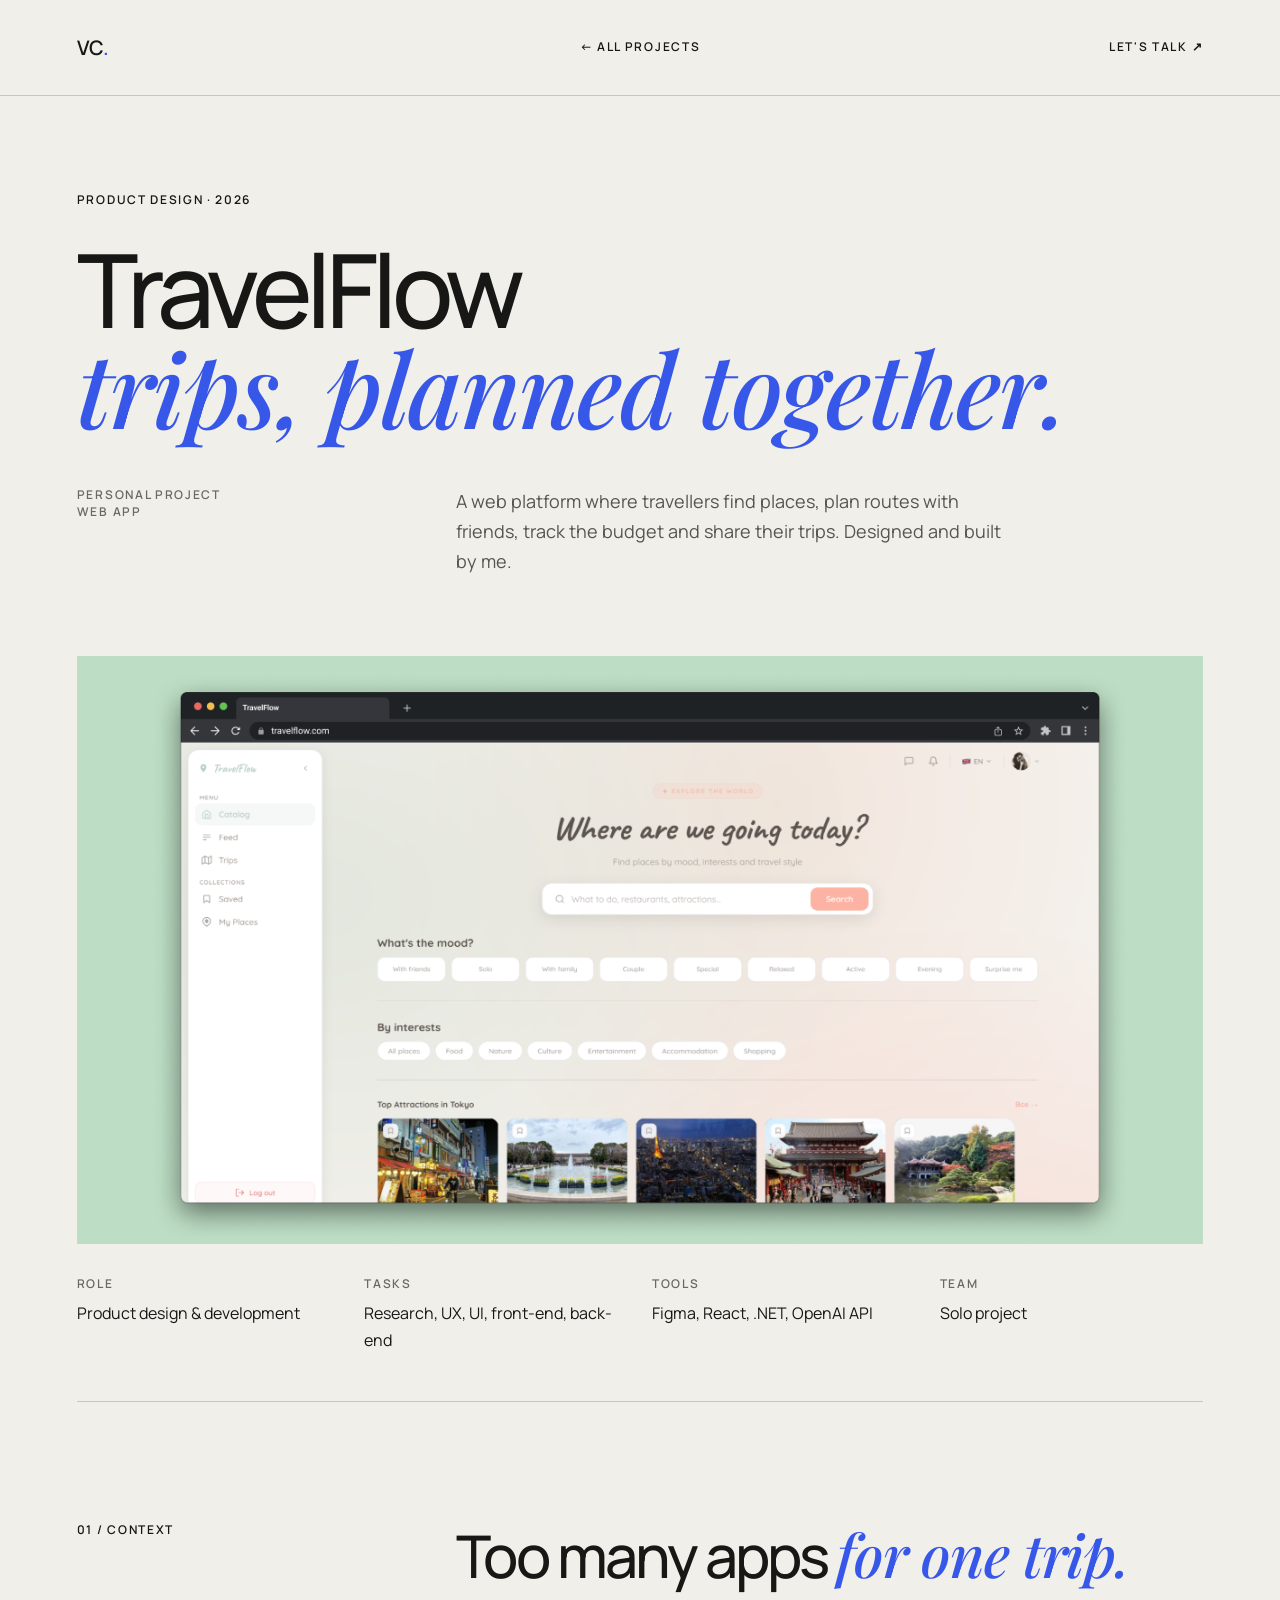
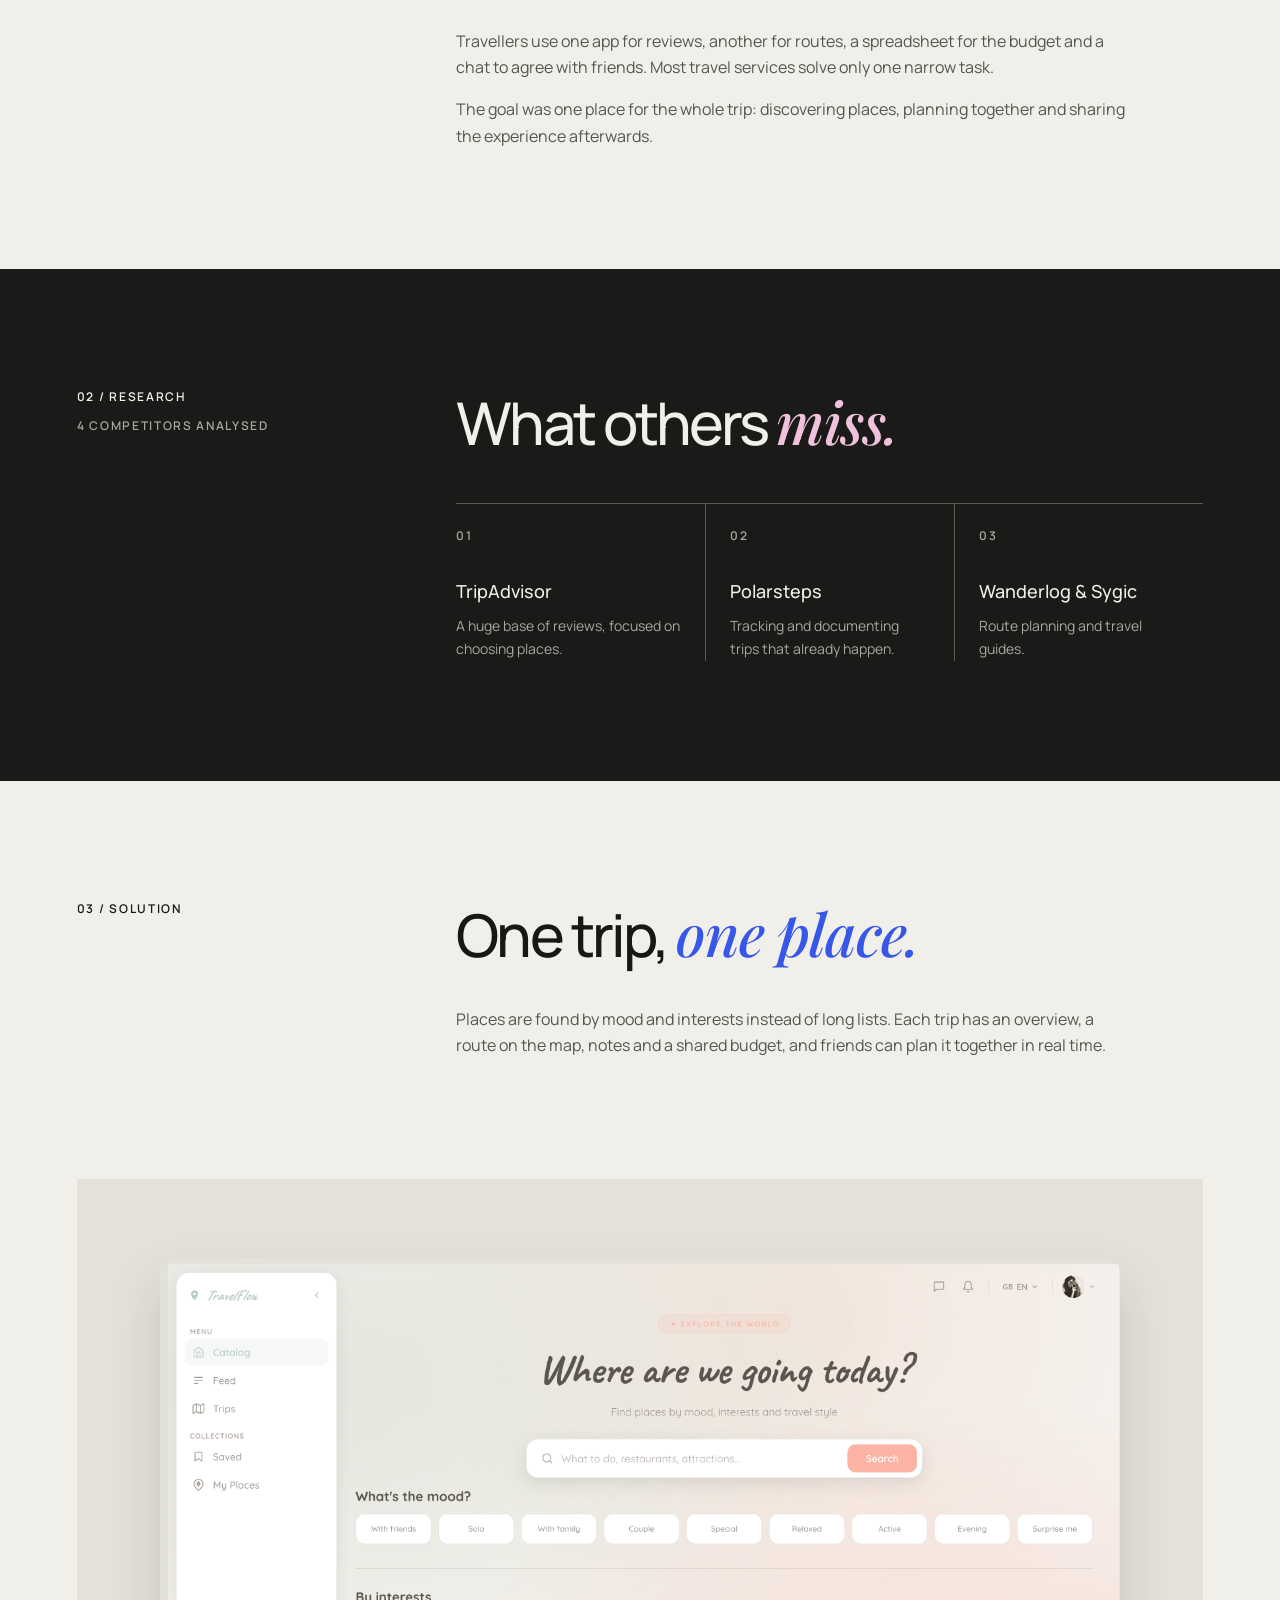
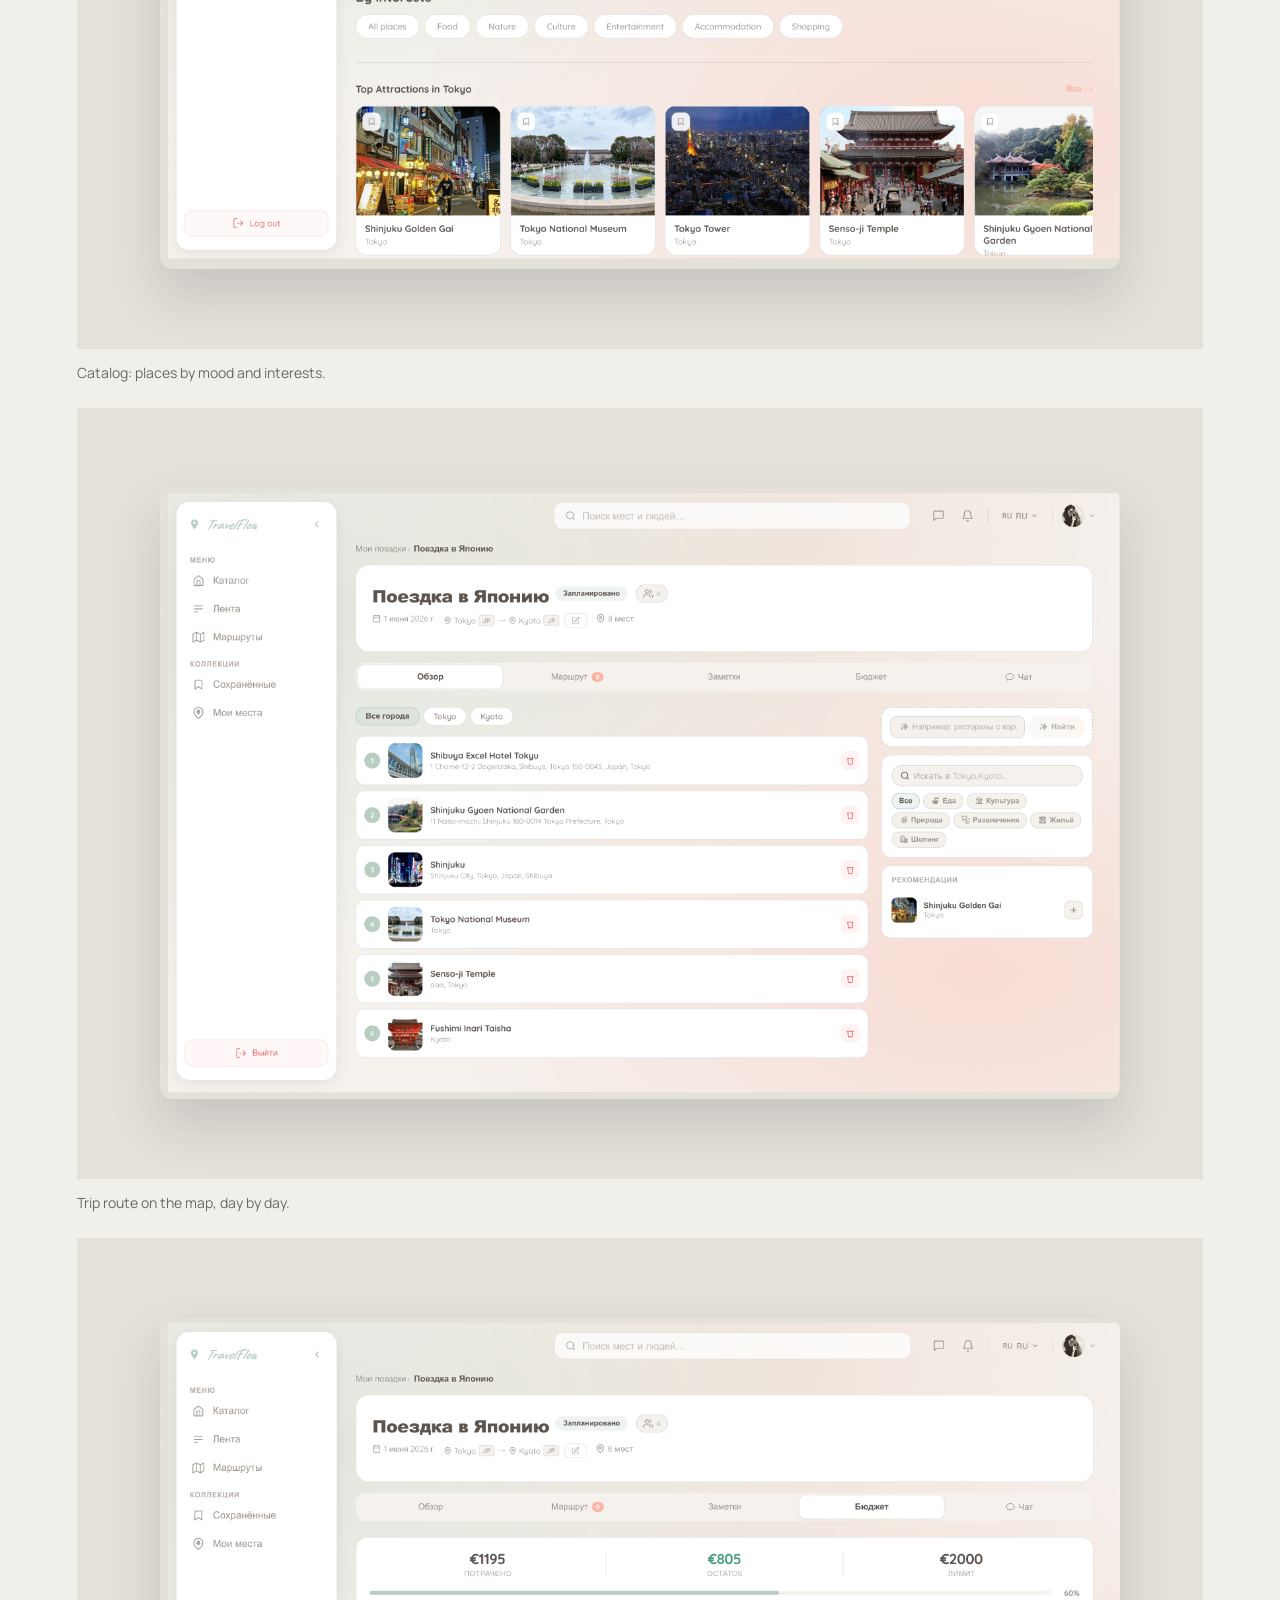
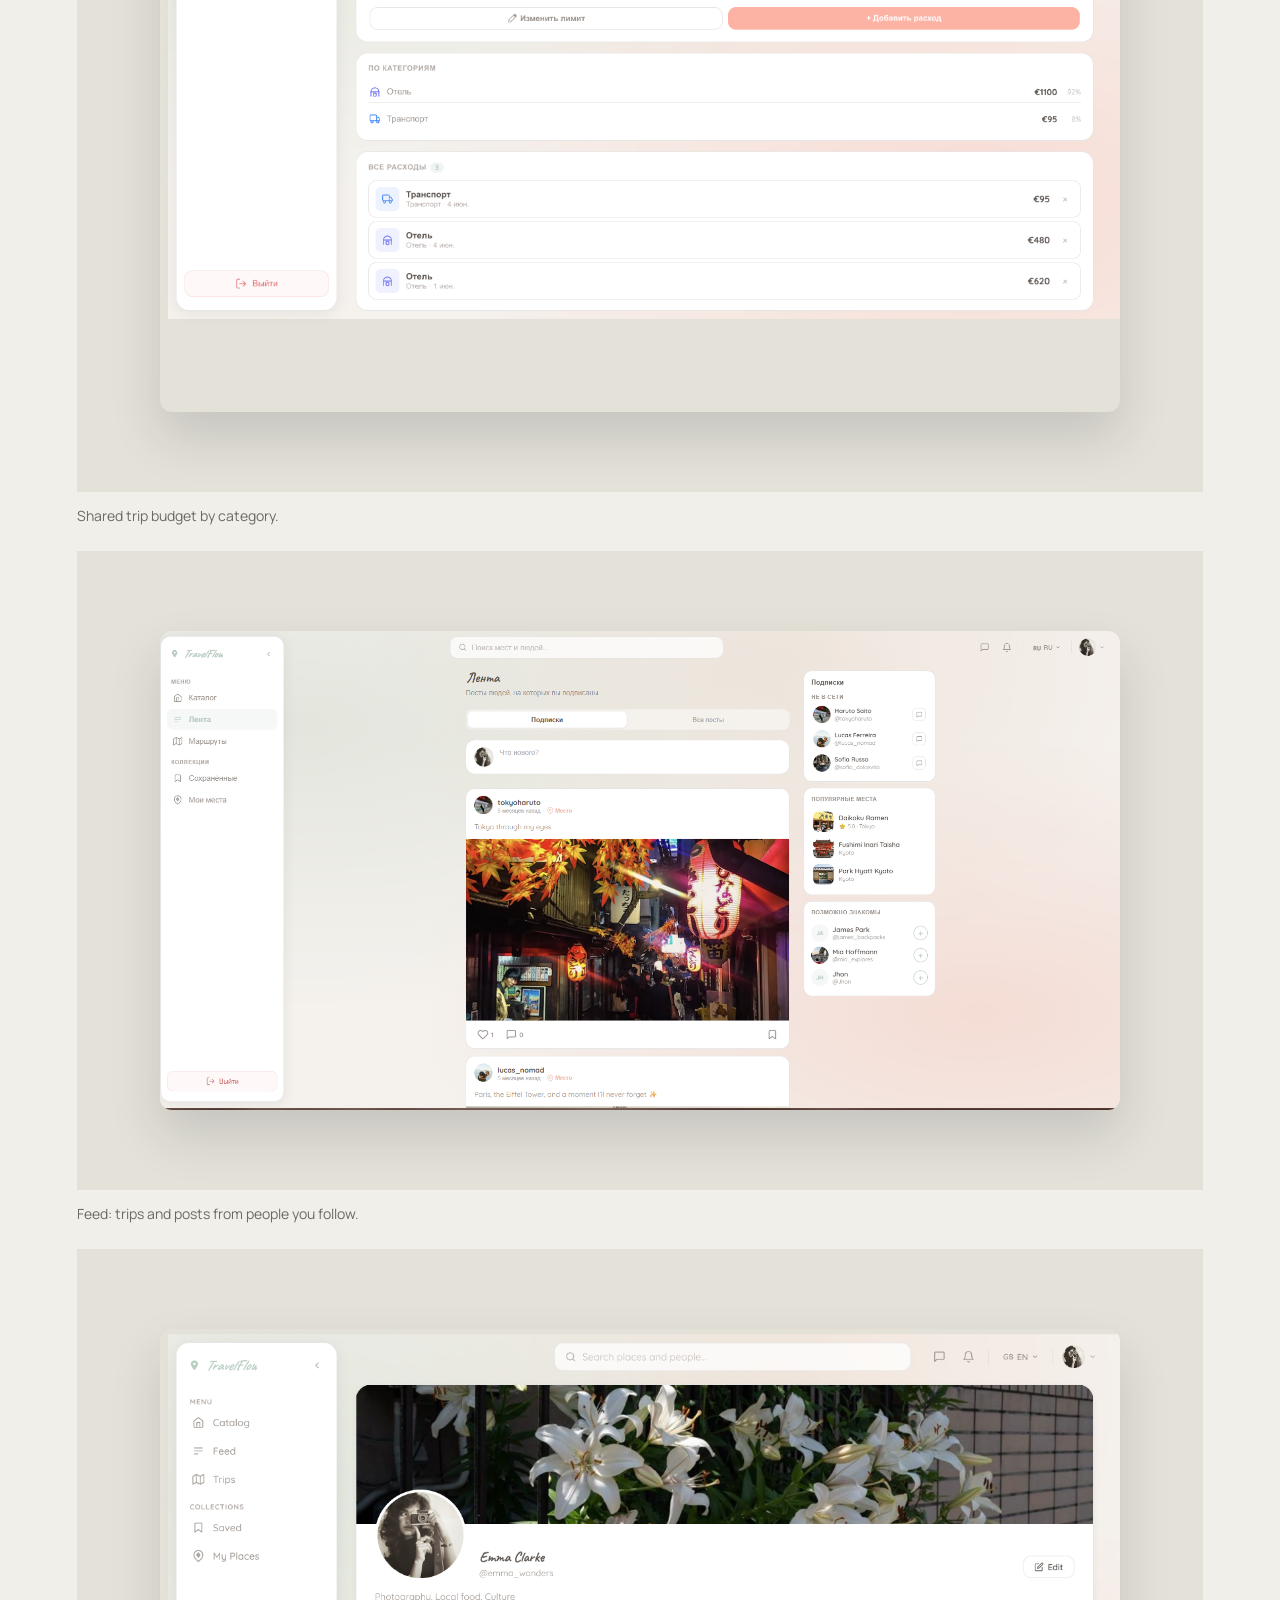
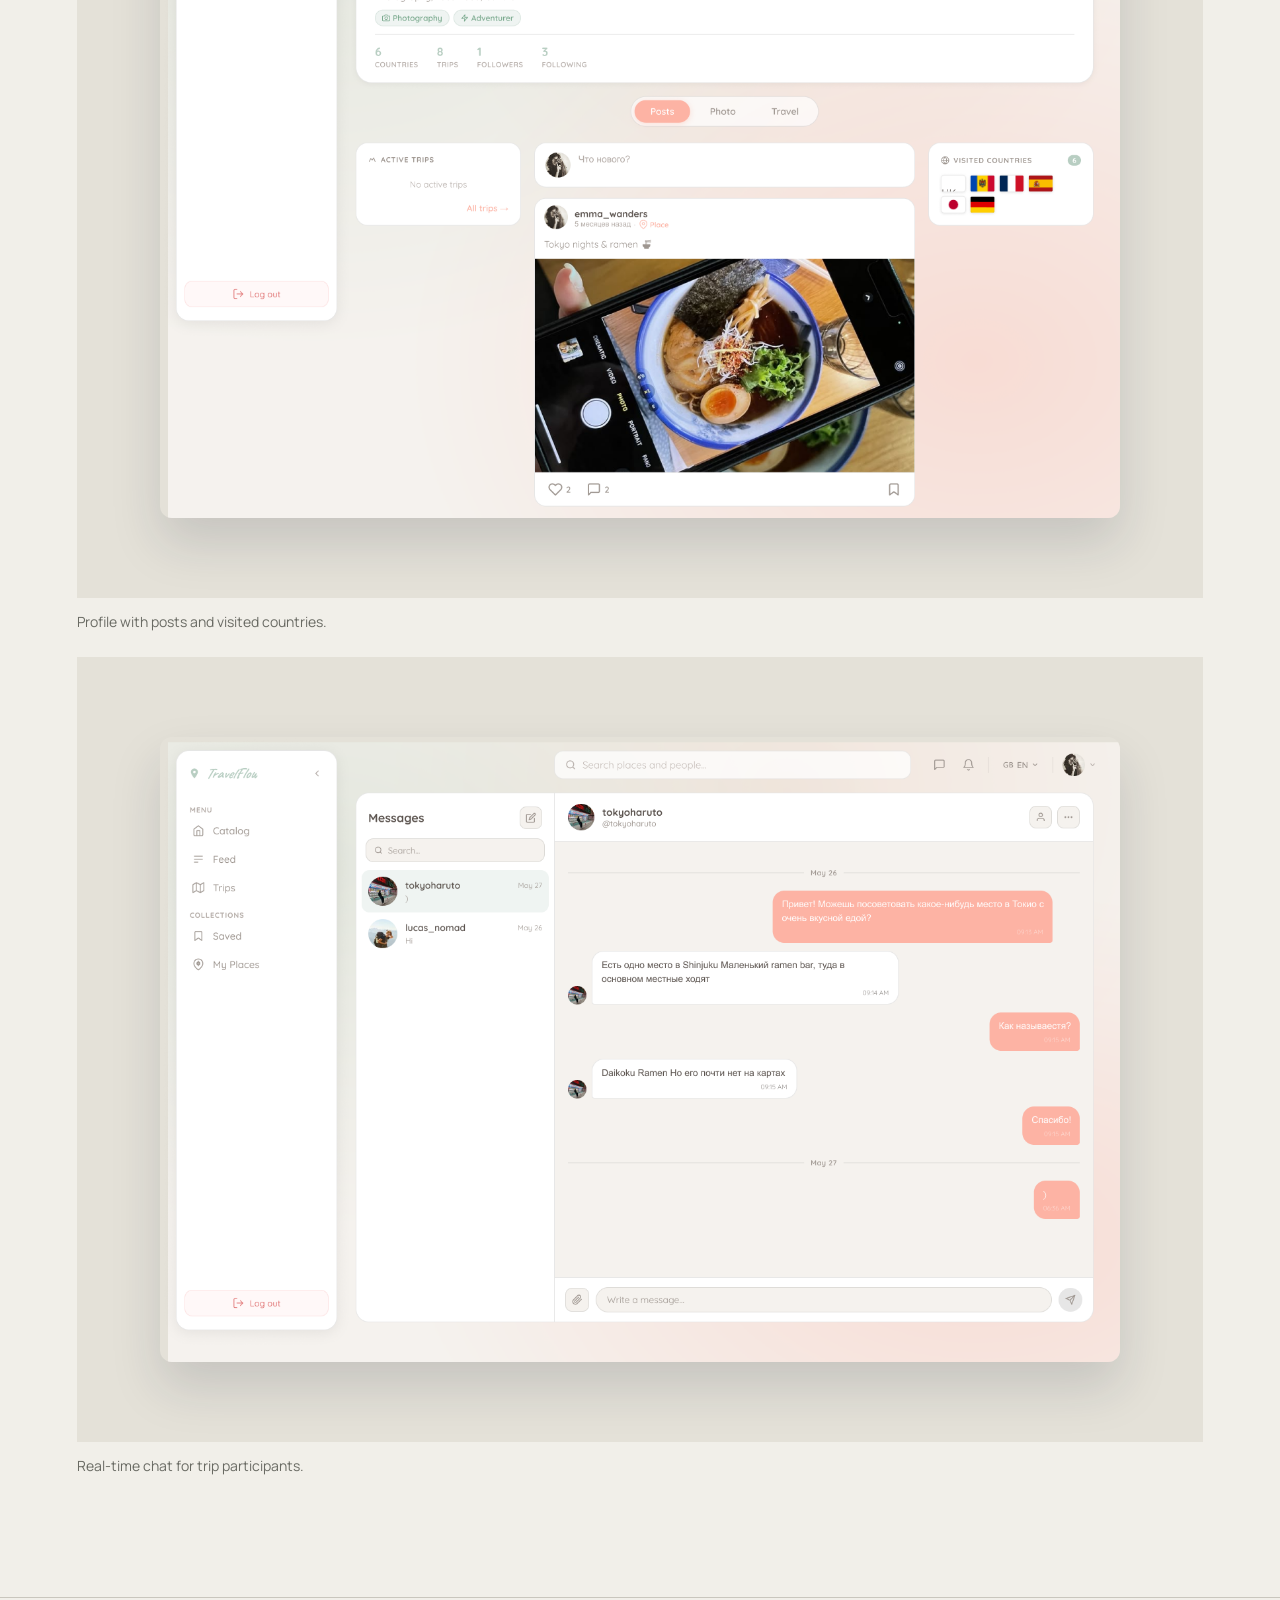
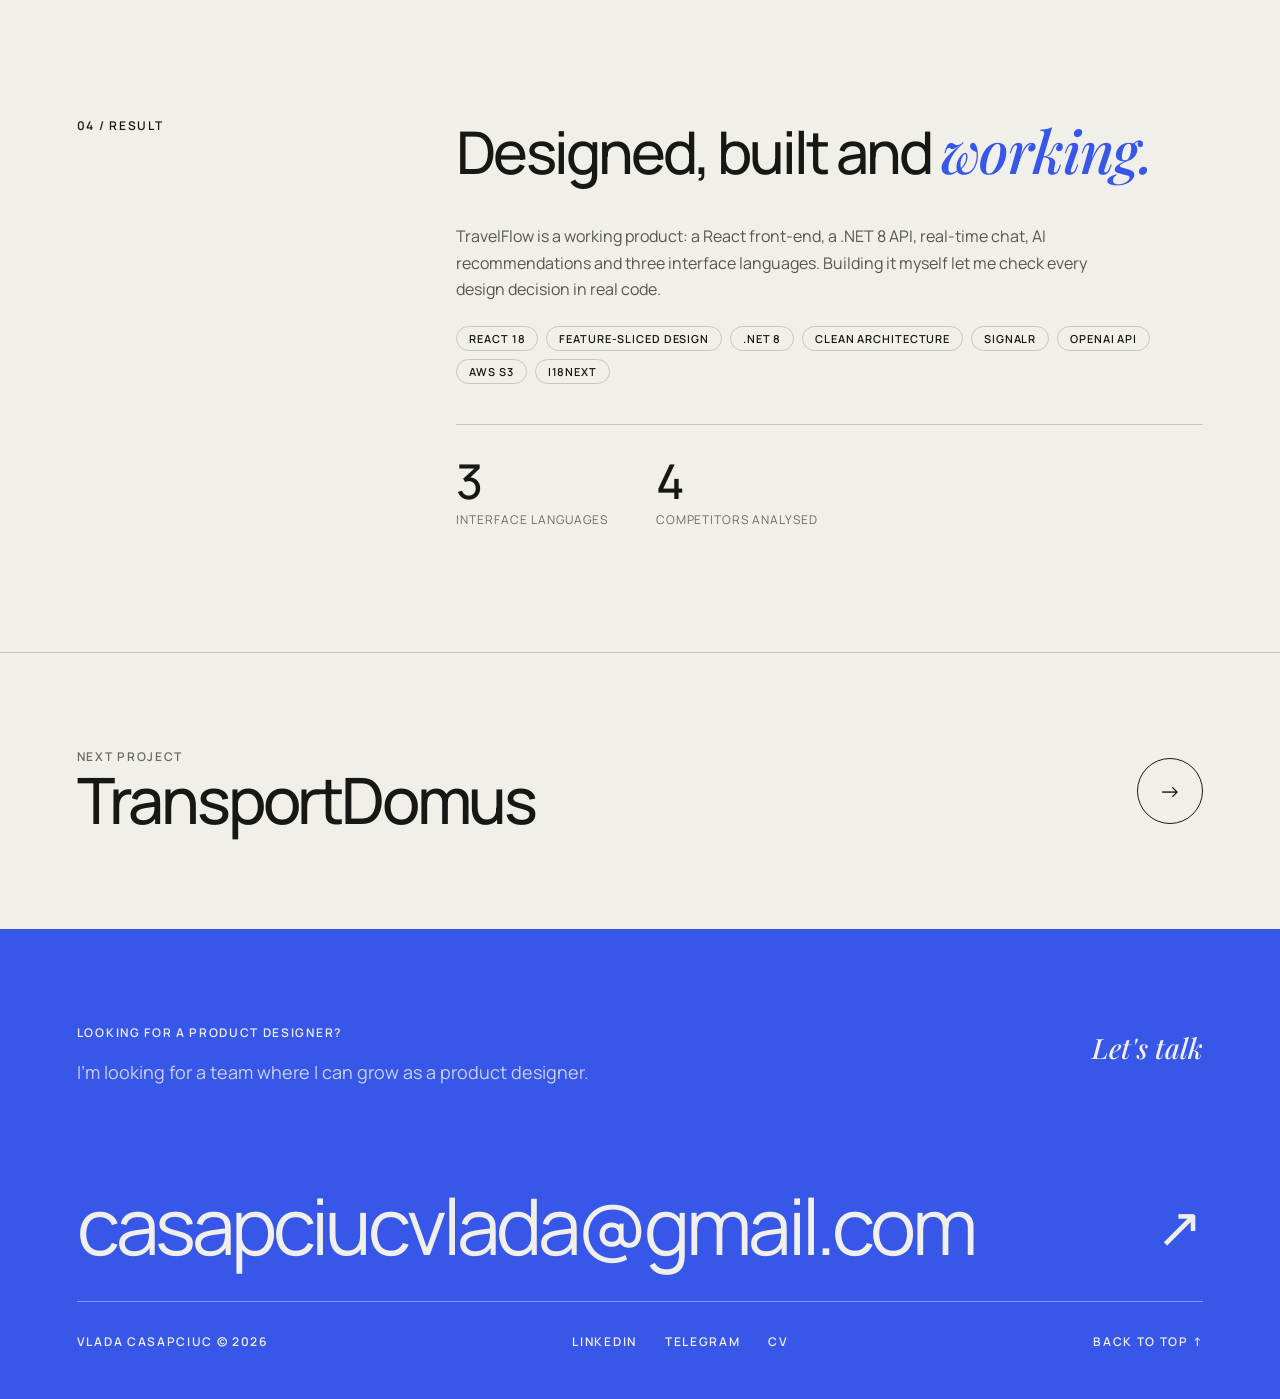
<file: projects/travelflow.html>
<!doctype html>
<html lang="en">
<head>
  <meta charset="utf-8">
  <meta name="viewport" content="width=device-width, initial-scale=1">
  <title>TravelFlow — Vlada Casapciuc</title>
  <meta name="description" content="A web platform where travellers find places, plan routes with friends, track the budget and share their trips. Designed and built by me.">
  <link rel="stylesheet" href="../css/style.css">
</head>
<body>
<header class="header">
  <div class="header__side"><a class="logo" href="../index.html">VC<span>.</span></a></div>
  <a class="label" href="../index.html#work">← All projects</a>
  <div class="header__side header__side--right"><a class="label" href="#contact">Let's talk ↗</a></div>
</header>

<main>
  <section class="case-hero">
    <div class="label">Product design · 2026</div>
    <h1>TravelFlow<br><span class="accent-italic">trips, planned together.</span></h1>
    <div class="case-hero__intro">
      <div class="label muted">Personal project<br>Web app</div>
      <p>A web platform where travellers find places, plan routes with friends, track the budget and share their trips. Designed and built by me.</p>
    </div>
  </section>

  <div class="case-cover cover" style="background:#bddec5">
    <img src="../images/travelflow/cover.png" alt="TravelFlow cover">
  </div>

  <div class="facts">
    <div><div class="label">Role</div><p>Product design & development</p></div>
    <div><div class="label">Tasks</div><p>Research, UX, UI, front-end, back-end</p></div>
    <div><div class="label">Tools</div><p>Figma, React, .NET, OpenAI API</p></div>
    <div><div class="label">Team</div><p>Solo project</p></div>
  </div>

  <section class="case-block">
    <div class="label">01 / Context</div>
    <div>
      <h2>Too many apps <span class="accent-italic">for one trip.</span></h2>
      <div class="text"><p>Travellers use one app for reviews, another for routes, a spreadsheet for the budget and a chat to agree with friends. Most travel services solve only one narrow task.</p><p>The goal was one place for the whole trip: discovering places, planning together and sharing the experience afterwards.</p></div>
    </div>
  </section>

  <section class="case-block case-block--dark">
    <div><div class="label">02 / Research</div><p class="label muted" style="margin-top:12px">4 competitors analysed</p></div>
    <div>
      <h2>What others <span class="accent-italic">miss.</span></h2>
      
      <div class="points">
        <div><div class="label">01</div><h3>TripAdvisor</h3><p>A huge base of reviews, focused on choosing places.</p></div>
        <div><div class="label">02</div><h3>Polarsteps</h3><p>Tracking and documenting trips that already happen.</p></div>
        <div><div class="label">03</div><h3>Wanderlog & Sygic</h3><p>Route planning and travel guides.</p></div>
      </div>
    </div>
  </section>

  <section class="case-block">
    <div class="label">03 / Solution</div>
    <div>
      <h2>One trip, <span class="accent-italic">one place.</span></h2>
      <div class="text"><p>Places are found by mood and interests instead of long lists. Each trip has an overview, a route on the map, notes and a shared budget, and friends can plan it together in real time.</p></div>
    </div>
  </section>

  <div class="gallery">
  <div><figure><img src="../images/travelflow/catalog.png" alt="Catalog: places by mood and interests."></figure><figcaption>Catalog: places by mood and interests.</figcaption></div>
  <div><figure><img src="../images/travelflow/trip-route.png" alt="Trip route on the map, day by day."></figure><figcaption>Trip route on the map, day by day.</figcaption></div>
  <div><figure><img src="../images/travelflow/budget.png" alt="Shared trip budget by category."></figure><figcaption>Shared trip budget by category.</figcaption></div>
  <div><figure><img src="../images/travelflow/feed.png" alt="Feed: trips and posts from people you follow."></figure><figcaption>Feed: trips and posts from people you follow.</figcaption></div>
  <div><figure><img src="../images/travelflow/profile.png" alt="Profile with posts and visited countries."></figure><figcaption>Profile with posts and visited countries.</figcaption></div>
  <div><figure><img src="../images/travelflow/chat.png" alt="Real-time chat for trip participants."></figure><figcaption>Real-time chat for trip participants.</figcaption></div>
  </div>

  <section class="case-block" style="border-top:1px solid var(--line)">
    <div class="label">04 / Result</div>
    <div>
      <h2>Designed, built and <span class="accent-italic">working.</span></h2>
      <div class="text"><p>TravelFlow is a working product: a React front-end, a .NET 8 API, real-time chat, AI recommendations and three interface languages. Building it myself let me check every design decision in real code.</p></div>
      <div class="tech"><span class="tag">React 18</span><span class="tag">Feature-Sliced Design</span><span class="tag">.NET 8</span><span class="tag">Clean Architecture</span><span class="tag">SignalR</span><span class="tag">OpenAI API</span><span class="tag">AWS S3</span><span class="tag">i18next</span></div>
      <div class="stats"><div><strong>3</strong><span>interface languages</span></div><div><strong>4</strong><span>competitors analysed</span></div></div>
    </div>
  </section>

  <a class="next-project" href="transportdomus.html">
    <div><div class="label muted">Next project</div><h2>TransportDomus</h2></div>
    <span class="round-btn" aria-hidden="true">→</span>
  </a>
</main>

<footer class="contact" id="contact">
  <div class="contact__top">
    <div>
      <div class="label">Looking for a product designer?</div>
      <p>I'm looking for a team where I can grow as a product designer.</p>
    </div>
    <div class="lets-talk">Let's talk</div>
  </div>
  <div class="contact__mail">
    <a class="mail" href="mailto:casapciucvlada@gmail.com">casapciucvlada@gmail.com</a>
    <a class="arrow" href="mailto:casapciucvlada@gmail.com" aria-label="Email me">↗</a>
  </div>
  <div class="footer label">
    <span>Vlada Casapciuc © 2026</span>
    <div class="footer__links">
      <a href="https://www.linkedin.com/" target="_blank" rel="noopener">LinkedIn</a>
      <a href="https://t.me/" target="_blank" rel="noopener">Telegram</a>
      <a href="../cv.pdf" target="_blank" rel="noopener">CV</a>
    </div>
    <a href="#">Back to top ↑</a>
  </div>
</footer>

<script src="../js/main.js"></script>
</body>
</html>
</file>
<file: css/style.css>
@import url('https://fonts.googleapis.com/css2?family=Manrope:wght@400;500;600&family=Playfair+Display:ital,wght@1,500&display=swap');

:root {
  --paper: #f1efe9;
  --ink: #171816;
  --line: #c9c6bd;
  --accent: #3757e9;
  --dark: #1a1b19;
  --text-secondary: #55564f;
  --text-muted: #696a63;
  --text-on-dark: #a6a79f;
  --line-on-dark: #5a5b56;
  --green: #63a76c;
  --glow: #d8e6d9;
  --pink: #f0c1db;
  --pad: clamp(24px, 6vw, 96px);
}

* { box-sizing: border-box; margin: 0; padding: 0; }
html { scroll-behavior: smooth; }
body {
  background: var(--paper);
  color: var(--ink);
  font-family: 'Manrope', sans-serif;
  font-size: 16px;
  line-height: 1.65;
  -webkit-font-smoothing: antialiased;
}
img { display: block; max-width: 100%; }
a { color: inherit; text-decoration: none; transition: opacity .25s ease, transform .25s ease; }
a:hover { opacity: .62; }

.accent-italic {
  font-family: 'Playfair Display', serif;
  font-style: italic;
  font-weight: 500;
  letter-spacing: -0.02em;
  color: var(--accent);
}
.label {
  font-size: 12px;
  font-weight: 600;
  letter-spacing: .14em;
  text-transform: uppercase;
  line-height: 1.4;
}
.muted { color: var(--text-muted); }

/* Header */
.header {
  height: 96px;
  padding: 0 var(--pad);
  display: flex;
  align-items: center;
  justify-content: space-between;
  border-bottom: 1px solid var(--line);
  position: sticky; top: 0; z-index: 10;
  background: var(--paper);
}
.header__side { width: 200px; display: flex; }
.header__side--right { justify-content: flex-end; }
.logo { font-size: 20px; font-weight: 600; letter-spacing: -0.02em; }
.logo span { color: var(--accent); }
.nav { display: flex; gap: 40px; }

/* Sections */
.section { padding: 120px var(--pad) 140px; }
.section-head {
  display: grid;
  grid-template-columns: 1fr 2.1fr;
  gap: 24px;
  margin-bottom: 80px;
}
.section-head h2, .h1 {
  font-size: clamp(43px, 5.1vw, 75px);
  line-height: 1.05;
  letter-spacing: -0.055em;
  font-weight: 500;
}

/* Hero */
.hero { padding: 96px var(--pad) 120px; border-bottom: 1px solid var(--line); }
.status { display: inline-flex; align-items: center; gap: 8px; }
.status__dot {
  width: 8px; height: 8px; border-radius: 50%;
  background: var(--green);
  box-shadow: 0 0 0 4px var(--glow);
}
.hero h1 {
  margin: 80px 0;
  font-size: clamp(56px, 8.1vw, 126px);
  line-height: 0.93;
  letter-spacing: -0.065em;
  font-weight: 500;
}
.hero__bottom { display: flex; justify-content: space-between; align-items: flex-end; gap: 40px; }
.hero__caption { color: var(--text-muted); line-height: 1.7; }
.hero__intro { display: flex; align-items: center; gap: 48px; }
.hero__intro p { max-width: 400px; font-size: 18px; line-height: 1.65; color: var(--text-secondary); }

.round-btn {
  flex: none;
  width: 66px; height: 66px;
  border: 1px solid var(--ink);
  border-radius: 50%;
  display: grid; place-items: center;
  font-size: 22px;
}
.round-btn:hover { transform: translateX(4px); }
.round-btn--small { width: 48px; height: 48px; font-size: 18px; }

/* Projects */
.projects { display: flex; flex-direction: column; gap: 120px; }
.cover {
  display: block;
  overflow: hidden;
  min-height: 320px;
}
.cover img { width: 100%; height: auto; }
.project-info {
  display: grid;
  grid-template-columns: 1fr 2.1fr;
  gap: 24px;
  padding-top: 48px;
}
.project-info__main { display: flex; justify-content: space-between; align-items: flex-start; gap: 24px; }
.project-info h3 {
  font-size: clamp(28px, 3vw, 43px);
  letter-spacing: -0.045em;
  font-weight: 500;
  line-height: 1.1;
}
.project-info p { color: var(--text-muted); max-width: 560px; margin-top: 16px; }
.tags { display: flex; flex-wrap: wrap; gap: 8px; margin-top: 24px; }
.tag {
  font-size: 11px; font-weight: 600; letter-spacing: .08em; text-transform: uppercase;
  border: 1px solid var(--line); border-radius: 20px; padding: 6px 12px; line-height: 1;
}

/* Image placeholder (shown until the real image is added) */
.placeholder {
  width: 100%; height: 100%;
  display: grid; place-items: center;
  color: rgba(23,24,22,.45);
  font-size: 13px; text-align: center; padding: 24px;
}

/* About */
.about {
  background: var(--dark);
  color: var(--paper);
  padding: 130px var(--pad) 150px;
  display: grid;
  grid-template-columns: 1fr 2.1fr;
  gap: 24px;
}
.about__body { display: flex; flex-direction: column; gap: 48px; }
.about .sparkle { color: var(--pink); font-size: 40px; line-height: 1; }
.about h2 {
  font-size: clamp(39px, 4.6vw, 70px);
  line-height: 1.08;
  letter-spacing: -0.055em;
  font-weight: 400;
}
.about h2 .accent-italic { color: var(--pink); }
.two-col { display: grid; grid-template-columns: 1fr 1fr; gap: 40px; color: var(--text-on-dark); }
.skills {
  display: grid; grid-template-columns: repeat(3, 1fr); gap: 40px;
  border-top: 1px solid var(--line-on-dark);
  padding-top: 24px;
}
.skills .label { color: var(--text-on-dark); margin-bottom: 8px; }

/* Process */
.steps { display: grid; grid-template-columns: repeat(5, 1fr); border-top: 1px solid var(--line); }
.step { padding: 24px 24px 0; border-left: 1px solid var(--line); min-height: 260px; }
.step:first-child { border-left: 0; padding-left: 0; }
.step h3 { font-size: 24px; font-weight: 500; letter-spacing: -0.02em; margin: 64px 0 12px; line-height: 1.2; }
.step p { font-size: 14px; line-height: 1.6; color: var(--text-muted); }

/* Contact */
.contact { background: var(--accent); color: var(--paper); padding: 96px var(--pad) 48px; }
.contact__top { display: flex; justify-content: space-between; align-items: flex-start; gap: 24px; }
.contact__top p { margin-top: 16px; font-size: 18px; max-width: 520px; opacity: .8; }
.contact .lets-talk { font-family: 'Playfair Display', serif; font-style: italic; font-weight: 500; font-size: 28px; }
.contact__mail {
  margin-top: 96px; padding-bottom: 32px;
  display: flex; justify-content: space-between; align-items: center; gap: 24px;
  border-bottom: 1px solid #ffffff60;
}
.contact__mail a.mail {
  font-size: clamp(30px, 6.1vw, 88px);
  letter-spacing: -0.05em;
  line-height: 1.1;
  word-break: break-all;
}
.contact__mail .arrow { font-size: clamp(36px, 4.4vw, 64px); line-height: 1; }
.footer { margin-top: 32px; display: flex; justify-content: space-between; align-items: center; gap: 24px; flex-wrap: wrap; }
.footer__links { display: flex; gap: 28px; flex-wrap: wrap; }

/* Case page */
.case-hero { padding: 96px var(--pad) 80px; }
.case-hero h1 {
  margin: 32px 0 48px;
  font-size: clamp(52px, 8vw, 120px);
  line-height: 0.95; letter-spacing: -0.06em; font-weight: 500;
}
.case-hero__intro { display: grid; grid-template-columns: 1fr 2.1fr; gap: 24px; }
.case-hero__intro p { font-size: 18px; color: var(--text-secondary); max-width: 560px; }
.case-cover { margin: 0 var(--pad); }
.facts {
  margin: 0 var(--pad);
  display: grid; grid-template-columns: repeat(4, 1fr); gap: 24px;
  padding: 32px 0 0;
  border-bottom: 1px solid var(--line);
  padding-bottom: 48px;
}
.facts .label { color: var(--text-muted); margin-bottom: 8px; }
.case-block { padding: 120px var(--pad); display: grid; grid-template-columns: 1fr 2.1fr; gap: 24px; }
.case-block--dark { background: var(--dark); color: var(--paper); }
.case-block--dark .muted, .case-block--dark .text { color: var(--text-on-dark); }
.case-block h2 {
  font-size: clamp(36px, 4.6vw, 66px);
  line-height: 1.08; letter-spacing: -0.05em; font-weight: 500;
  margin-bottom: 40px;
}
.case-block--dark .accent-italic { color: var(--pink); }
.case-block .text { color: var(--text-secondary); }
.case-block .text p + p { margin-top: 16px; }
.quote {
  font-family: 'Playfair Display', serif; font-style: italic; font-weight: 500;
  font-size: clamp(26px, 3vw, 42px); line-height: 1.3; color: var(--pink);
  margin: 48px 0 12px;
}
.points { display: grid; grid-template-columns: repeat(3, 1fr); border-top: 1px solid var(--line-on-dark); margin-top: 48px; }
.points > div { padding: 24px 24px 0; border-left: 1px solid var(--line-on-dark); }
.points > div:first-child { border-left: 0; padding-left: 0; }
.points h3 { font-size: 18px; font-weight: 500; margin: 32px 0 8px; color: var(--paper); }
.points p { font-size: 14px; color: var(--text-on-dark); }
.points .label { color: var(--text-on-dark); }
.gallery { padding: 0 var(--pad) 120px; display: grid; gap: 24px; }
.gallery figure { background: #e4e1d8; min-height: 320px; display: grid; place-items: center; overflow: hidden; }
.gallery figcaption { font-size: 14px; color: var(--text-muted); margin-top: 12px; }
.stats { display: flex; gap: 48px; flex-wrap: wrap; margin-top: 40px; padding-top: 32px; border-top: 1px solid var(--line); }
.stats strong { display: block; font-size: 48px; font-weight: 500; letter-spacing: -0.04em; line-height: 1; }
.stats span { font-size: 12px; letter-spacing: .08em; text-transform: uppercase; color: var(--text-muted); }
.tech { display: flex; flex-wrap: wrap; gap: 8px; margin-top: 24px; }
.next-project { padding: 96px var(--pad); border-top: 1px solid var(--line); display: flex; justify-content: space-between; align-items: center; gap: 24px; }
.next-project h2 { font-size: clamp(36px, 5vw, 72px); letter-spacing: -0.05em; font-weight: 500; line-height: 1.05; }

/* Tablet */
@media (max-width: 1024px) {
  .steps { grid-template-columns: repeat(2, 1fr); }
  .step { border-left: 0; padding-left: 0; border-bottom: 1px solid var(--line); min-height: auto; padding-bottom: 32px; }
  .step:nth-child(even) { padding-left: 24px; border-left: 1px solid var(--line); }
  .step h3 { margin-top: 32px; }
  .facts { grid-template-columns: repeat(2, 1fr); }
}

/* Mobile */
@media (max-width: 760px) {
  .header { height: 74px; }
  .header__side { width: auto; }
  .nav { display: none; }
  .section, .about, .case-block { padding-top: 88px; padding-bottom: 96px; }
  .hero { padding-top: 56px; padding-bottom: 80px; }
  .hero h1 { margin: 48px 0; font-size: 50px; }
  .hero__bottom, .hero__intro { flex-direction: column; align-items: flex-start; gap: 24px; }
  .round-btn { width: 54px; height: 54px; }
  .section-head, .project-info, .about, .two-col, .skills, .case-hero__intro, .case-block { grid-template-columns: 1fr; gap: 24px; }
  .section-head { margin-bottom: 48px; }
  .project-info { padding-top: 24px; }
  .projects { gap: 80px; }
  .steps, .points { grid-template-columns: 1fr; }
  .step, .step:nth-child(even), .points > div { border-left: 0; padding-left: 0; }
  .contact__top { flex-direction: column; }
  .contact__mail { margin-top: 56px; }
  .contact__mail a.mail { font-size: 25px; letter-spacing: -0.03em; }
  .footer { flex-direction: column; align-items: flex-start; }
  .facts { grid-template-columns: 1fr 1fr; }
  .next-project { flex-direction: column; align-items: flex-start; }
}

/* Gallery: website screenshots (default) */
.gallery figure {
  padding: 80px 48px;
  min-height: 0;
}
.gallery figure img {
  width: 100%;
  max-width: 960px;
  height: auto;
  border-radius: 12px;
  box-shadow: 0 25px 50px #1d243726;
}

/* Gallery: phone screens (EcoWatt) */
.gallery--phones figure { padding: 64px 24px; }
.gallery--phones figure img {
  width: auto;
  max-width: 100%;
  max-height: 640px;
  border-radius: 28px;
}

@media (max-width: 760px) {
  .gallery figure { padding: 20px; }
  .gallery--phones figure img { max-height: 480px; }
}

/* Comfortable line length for case texts */
.case-block .text { max-width: 680px; }
</file>
